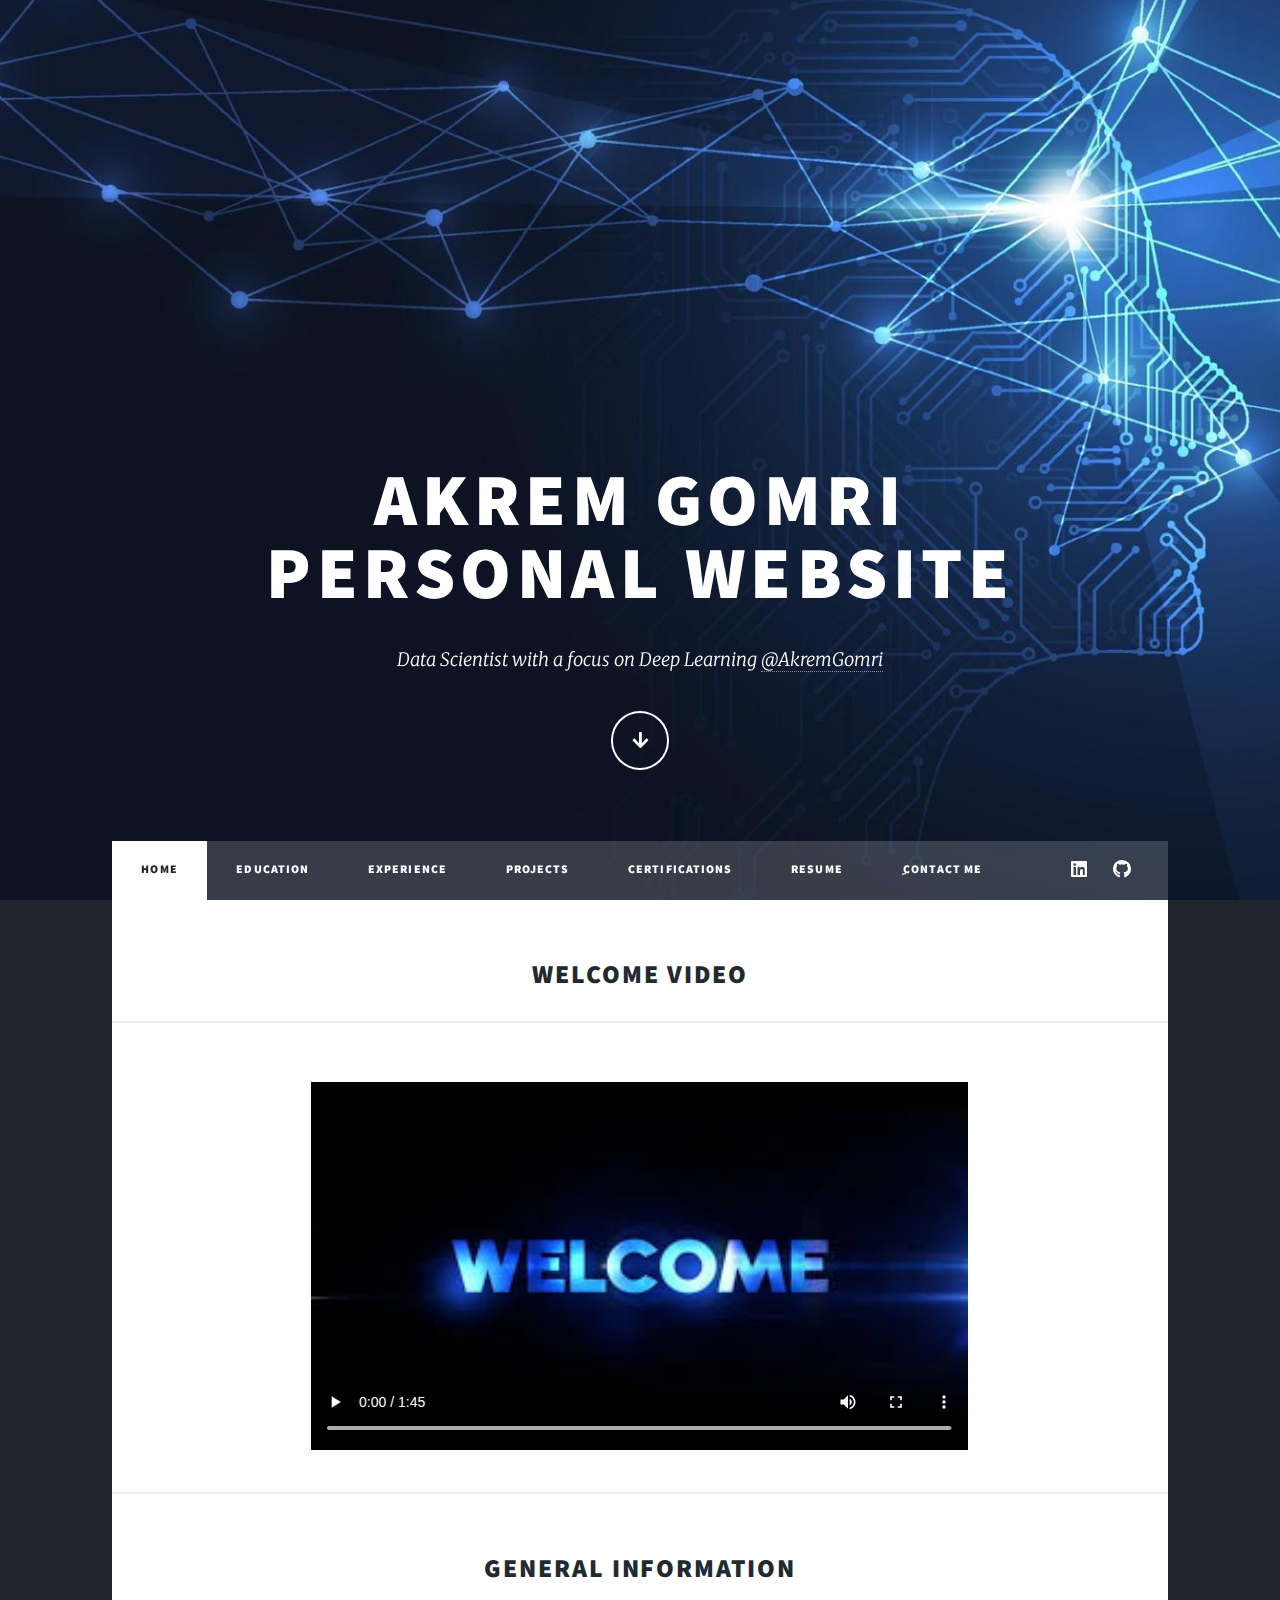
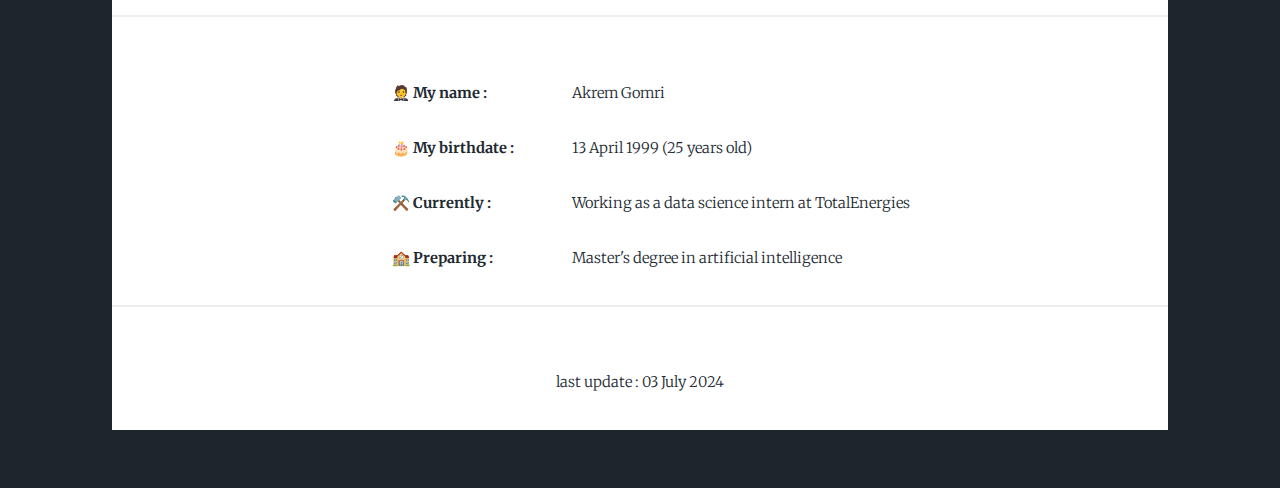
<file: index.html>
<!DOCTYPE HTML>
<!--
	Massively by HTML5 UP
	html5up.net | @ajlkn
	Free for personal and commercial use under the CCA 3.0 license (html5up.net/license)
-->
<html>
	<head>
		<title>Akrem Gomri's Personal Website</title>
		<meta charset="utf-8" />
		<meta name="viewport" content="width=device-width, initial-scale=1, user-scalable=no" />
		<link rel="stylesheet" href="assets/css/main.css" />
		<link rel="stylesheet" href="assets/css/home.css">
		<noscript><link rel="stylesheet" href="assets/css/noscript.css" /></noscript>
	</head>
	<body class="is-preload">

		<!-- Wrapper -->
			<div id="wrapper" class="fade-in">

				<!-- Intro -->
					<div id="intro">
						<h1>Akrem GOMRI<br />
						Personal Website</h1>
						<p>
							Data Scientist with a focus on Deep Learning <a href="https://github.com/AkremGomri">@AkremGomri</a>
						</p>
						<ul class="actions">
							<li><a href="#header" class="button icon solid solo fa-arrow-down scrolly">Continue</a></li>
						</ul>
					</div>

				<!-- Header -->
					<header id="header">
						<a href="index.html" class="logo">Akrem Personal Website</a>
					</header>

				<!-- Nav -->
					<nav id="nav">
						<ul class="links">
							<li class="active"><a href="index.html">Home</a></li>
							<li><a href="education.html">Education</a></li>
							<li><a href="experience.html">Experience</a></li>
							<li><a href="projects.html">Projects</a></li>
							<li><a href="certifications.html">Certifications</a></li>
							<li><a href="resume.html">Resume</a></li>
							<li><a href="contact me.html">ِContact me</a></li>
							<!-- <li><a href="DrillX.html">test</a></li> -->
						</ul>
						<ul class="icons">
							<!-- <li><a href="https://huggingface.co/AkremGomri" class="icon brands fas fa-smile"><i class="fas fa-smile" ></i></a></li> -->
							<li><a href="https://www.linkedin.com/in/akrem-gomri/" class="icon brands fa-linkedin"><span class="label">linkedin</span></a></li>
							<li><a href="https://github.com/AkremGomri" class="icon brands fa-github"><span class="label">GitHub</span></a></li>
						</ul>
					</nav>

				<!-- Main -->
					<div id="main">
						<h2 class="section-header" class="cntr">Welcome video</h2>
						<div class="cntr">
							<video src="/assets/files/Personal website explanation.mp4" controls poster="/images/welcome.jpeg" width="70%"></video>
						</div>

						<h2 class="section-header">General information</h2>
						<div class="grid">

							<span class="bold grid-left-side">🤵 My name :</span> <span class="grid-right-side"> Akrem Gomri </span>
		
							<span class="bold grid-left-side">🎂 My birthdate :</span> <span class="grid-right-side">  13 April 1999 (25 years old) </span>
							
							<span class="bold grid-left-side">⚒️ Currently :</span> <span class="grid-right-side">Working as a data science intern at TotalEnergies </span>

							<span class="bold grid-left-side">🏫 Preparing :</span> <span class="grid-right-side">  Master's degree in artificial intelligence </span>

							<!-- <span class="bold grid-left-side">🧑‍💻 Skills :</span> <span class="grid-right-side">  Software development and Artificial intelligence </span> -->

						</div>
							<footer>
								last update : 03 July 2024
							</footer>

					</div>


				<!-- Copyright -->
					<div id="copyright">
						<!-- <ul><li>&copy; Untitled</li><li>Design: <a href="https://html5up.net">HTML5 UP</a></li></ul> -->
					</div>

			</div>

		<!-- Scripts -->
			<script src="assets/js/jquery.min.js"></script>
			<script src="assets/js/jquery.scrollex.min.js"></script>
			<script src="assets/js/jquery.scrolly.min.js"></script>
			<script src="assets/js/browser.min.js"></script>
			<script src="assets/js/breakpoints.min.js"></script>
			<script src="assets/js/util.js"></script>
			<script src="assets/js/main.js"></script>

	</body>
</html>
</file>
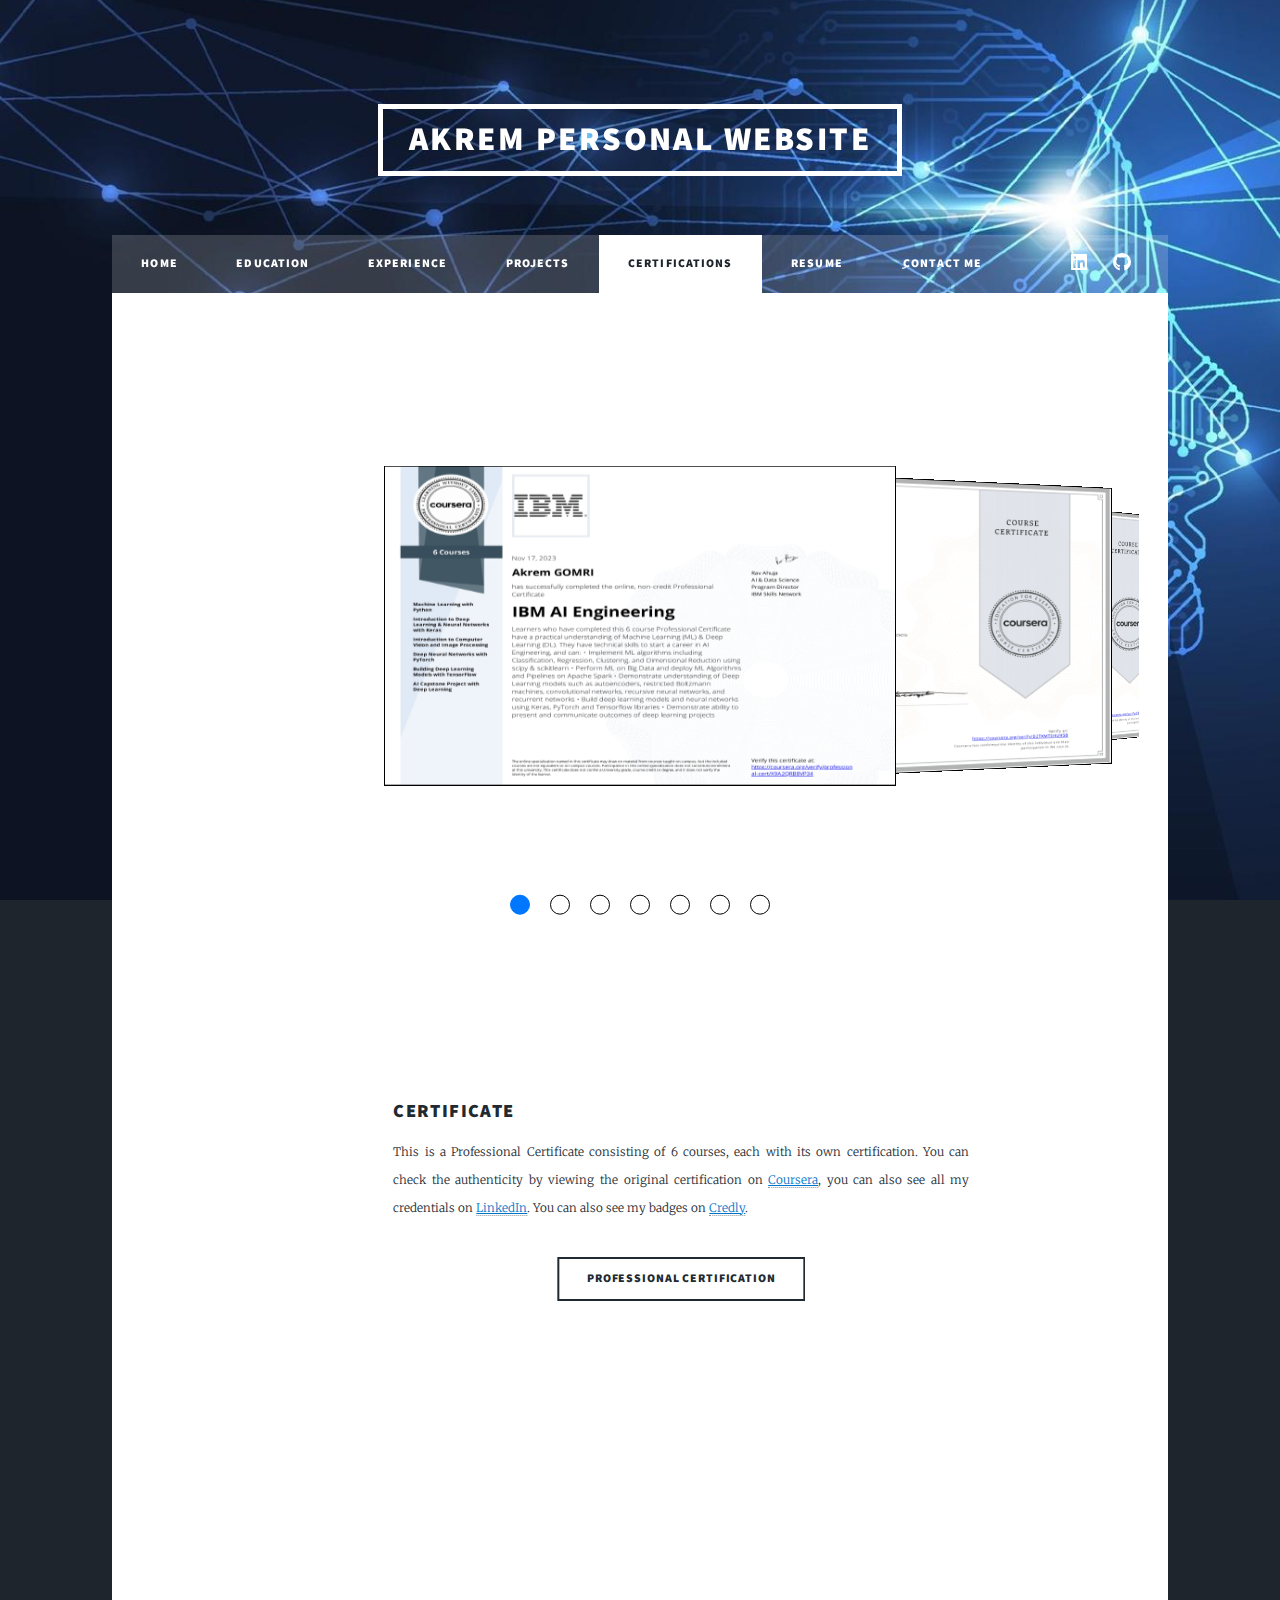
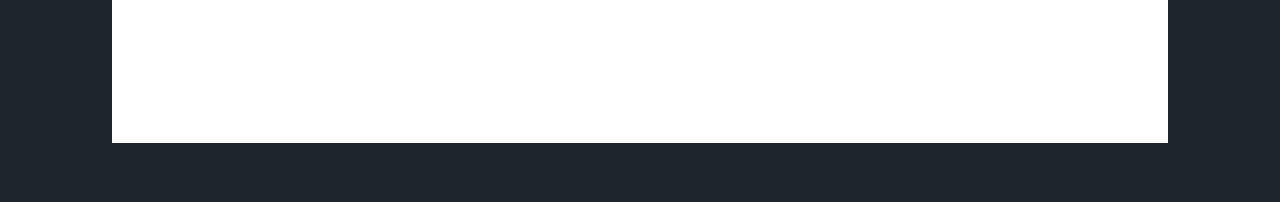
<file: certifications.html>
<!DOCTYPE HTML>
<!--
	Massively by HTML5 UP
	html5up.net | @ajlkn
	Free for personal and commercial use under the CCA 3.0 license (html5up.net/license)
-->
<html>
	<head>
		<title>Certifications - Akrem Gomri's Personal Website</title>
		<meta charset="utf-8" />
		<meta name="viewport" content="width=device-width, initial-scale=1, user-scalable=no" />
		<link rel="stylesheet" href="assets/css/main.css" />
		<link rel="stylesheet" href="assets/css/certifications.css" />
		<noscript><link rel="stylesheet" href="assets/css/noscript.css" /></noscript>
	</head>
	<body class="is-preload">

		<!-- Wrapper -->
			<div id="wrapper">

				<!-- Header -->
					<header id="header">
						<a href="index.html" class="logo">Akrem Personal Website</a>
					</header>

				<!-- Nav -->
					<nav id="nav">
						<ul class="links">
							<li><a href="index.html">Home</a></li>
							<li><a href="education.html">Education</a></li>
							<li><a href="experience.html">Experience</a></li>
							<li><a href="projects.html">Projects</a></li>
							<li class="active"><a href="certifications.html">Certifications</a></li>
							<li><a href="resume.html">Resume</a></li>
							<li><a href="contact me.html">ِContact me</a></li>
						</ul>
						<ul class="icons">
							<!-- <li><a href="https://huggingface.co/AkremGomri" class="icon brands fas fa-smile"><i class="fas fa-smile" ></i></a></li> -->
							<li><a href="https://www.linkedin.com/in/akrem-gomri/" class="icon brands fa-linkedin"><span class="label">linkedin</span></a></li>
							<li><a href="https://github.com/AkremGomri" class="icon brands fa-github"><span class="label">GitHub</span></a></li>
						</ul>
					</nav>

				
				<!-- Main -->
					<div id="main">
						<input type="radio" name="position" checked/>
						<input type="radio" name="position" />
						<input type="radio" name="position"  />
						<input type="radio" name="position" />
						<input type="radio" name="position" />
						<input type="radio" name="position" />
						<input type="radio" name="position" />
						<main id="carousel">
							<div class="item">
								<img src="images/Coursera IBM AI Engineering.png" alt="">
							</div>
							<div class="item">
								<img src="images/Coursera MachineLearning+Python.png" alt="">
							</div>
							<div class="item">
								<img src="images/Coursera DL+NN+Keras.png" alt="">
							</div>
							<div class="item">
								<img src="images/Coursera CV+ Image Processing.png" alt="">
							</div>
							<div class="item">
								<img src="images/Coursera DNN+PyTorch.png" alt="">
							</div>
							<div class="item">
								<img src="images/Coursera DeepLearning+TensorFlow.png" alt="">
							</div>
							<div class="item">
								<img src="images/Coursera Project + DL.png" alt="">
							</div>
						</main>
						<div id="paragraph-container">
							<div class="paragraphe">
								<h3>Certificate</h3>
								<p>
									This is a Professional Certificate consisting of 6 courses, each with its own certification. You can check the authenticity by viewing the 
									original certification on <a href="https://www.coursera.org/account/accomplishments/professional-cert/X9A2QRB8VP34" style="text-decoration: 
									underline; color: #0074c8;">Coursera</a>, you can also see all my credentials on 
									<a href="https://www.linkedin.com/in/akrem-gomri/details/certifications/" style="text-decoration: underline; color: #0074c8;">LinkedIn</a>. 
									
									You can also see my badges on <a href="https://www.credly.com/users/akrem-gomri/badges" style="text-decoration: underline; color: #0074c8;">Credly</a>.
									</br>
									<!-- <a href="https://www.credly.com/badges/8fe73067-5312-4b77-83ee-a7b32f8f30fa"> Credly Link</a> -->			
								</p>
								<a href="https://www.coursera.org/account/accomplishments/professional-cert/X9A2QRB8VP34" class="credentials-link"><button>Professional certification</button></a>
								</br>
							</div>
							<div class="paragraphe">
								<h3>Course Overview :</h3>
								<p>
									<b>Principles : </b> Supervised and Unsupervised learning, and evalutaion metrics.
									</br>
									<b>Algorithms : </b>Lineair regression, Regression Trees, Logistic Regression, SVM, and K-Means
									</br>
									<!-- <b>Link: </b> -->
								</p> 
								<a href="https://www.coursera.org/account/accomplishments/verify/D2TKMT5HUH5B" class="credentials-link"><button>Check credentials</button></a>
								</br>
							</div>
							<div class="paragraphe">
								<h3>Course Overview :</h3>
								<p>
									<b>Principles : </b> Deep Learning (DL), Gradient Descent, Backpropagation, Activation functions, Vanishing gradient, Regression with DL, Classification with DL
									</br>
									<b>Algorithms : </b>ANN, CNN, RNN, Autoencoders
									</br>
									<!-- <b>Link: </b> -->
								</p> 
								<a href="https://www.coursera.org/account/accomplishments/verify/E9NT9ZB2T5XR" class="credentials-link"><button>Check credentials</button></a>
								</br>
							</div>
							<div class="paragraphe">
								<h3>Course Overview :</h3>
								<p>
									<b>Principles : </b> Computer Vision, Image Processing and manipulation, Image Classification, Object Detection (Haar, Faster R-CNN).
									</br>
									<b>Details : </b>Pillow, OpenCV, geometric operations, histograms & tensity transformation, spatial feltering, Batching, Data Augmentation, Momentum, CNN architectures.
									</br>
									<!-- <b>Link: </b> -->
								</p> 
								<a href="https://www.coursera.org/account/accomplishments/verify/SH8QC837WBBQ" class="credentials-link"><button>Check credentials</button></a>
								</br>
							</div>
							<div class="paragraphe">
								<h3>Course Overview :</h3>
								<p>
									<b>Principles : </b> Pytorch, Differentiation in Pytorch, Derivatives in Pytorch, Dataset manipulation in Pytorch, Optimization in Pytorch, DNN with Pytorch, Initialization (Xavier, He, NN).
									</br>
									<b>Other Concepts : </b>Dropouts, Batch Normalization, Max Pooling.
									</br>
									<!-- <b>Link: </b> -->
								</p> 
								<a href="https://www.coursera.org/account/accomplishments/verify/DJ9NXHRWVKG9" class="credentials-link"><button>Check credentials</button></a>
								</br>
							</div>
							<div class="paragraphe">
								<h3>Course Overview :</h3>
								<p>
									<b>Principles : </b> TensorFlow, tf 2.x and eager execution, Linear Regression with Tf, Logistic Regression with Tf, sequential.
									</br>
									<b>algorithms : </b>RNN, LSTM, RBMs, Autoencoders.
									</br>
									<!-- <b>Link: </b> -->
								</p> 
								<a href="https://www.coursera.org/account/accomplishments/verify/C3YXQHAL7FXV" class="credentials-link"><button>Check credentials</button></a>
								</br>
							</div>
							<div class="paragraphe">
								<h3>Course Overview :</h3>
								<p>
									<b>Capstone Project : </b> This is the final project focusing on image classification using the ResNet50 architecture.
									</br>
									<b>Accomplishments:</b> Data loading, visualization of the image dataset, data preparation (including manipulation and analysis), building the classifier model, and finally, evaluation and testing.
									<!-- <b>Link: </b> -->
								</p> 
								<a href="https://www.coursera.org/account/accomplishments/verify/DG7CXX3ZZRGN" class="credentials-link"><button>Check credentials</button></a>
								</br>
							</div>
						</div>
					</div>

				<!-- Copyright -->
					<div id="copyright">
						<!-- <ul><li>&copy; Untitled</li><li>Design: <a href="https://html5up.net">HTML5 UP</a></li></ul> -->
					</div>

			</div>

		<!-- Scripts -->
			<script src="assets/js/jquery.min.js"></script>
			<script src="assets/js/jquery.scrollex.min.js"></script>
			<script src="assets/js/jquery.scrolly.min.js"></script>
			<script src="assets/js/browser.min.js"></script>
			<script src="assets/js/breakpoints.min.js"></script>
			<script src="assets/js/util.js"></script>
			<script src="assets/js/main.js"></script>

	</body>
</html>
</file>
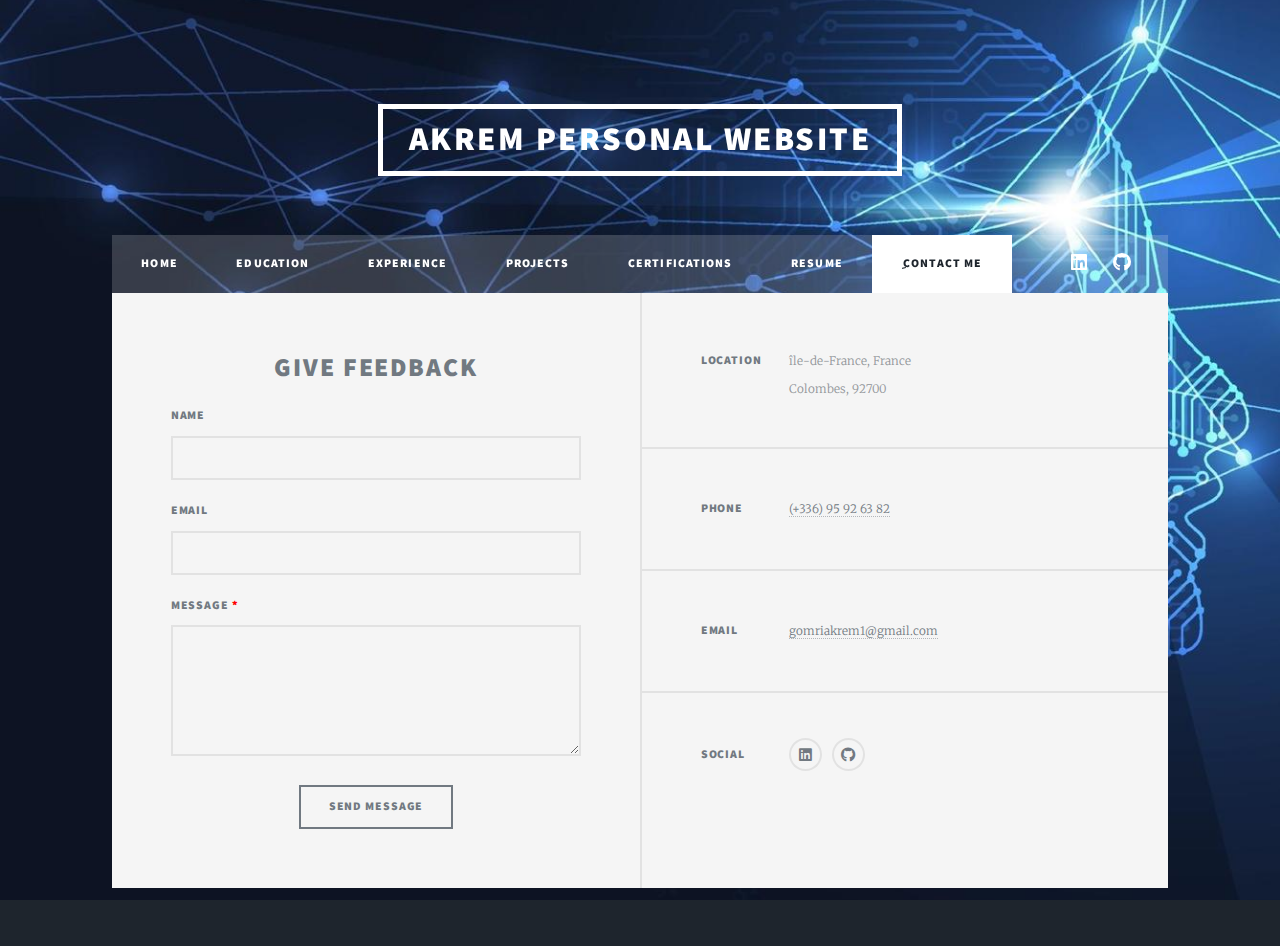
<file: contact me.html>
<!DOCTYPE HTML>
<!--
	Massively by HTML5 UP
	html5up.net | @ajlkn
	Free for personal and commercial use under the CCA 3.0 license (html5up.net/license)
-->
<html>
	<head>
		<title>Contact me - Akrem Gomri's Personal Website</title>
		<meta charset="utf-8" />
		<meta name="viewport" content="width=device-width, initial-scale=1, user-scalable=no" />
		<link rel="stylesheet" href="assets/css/main.css" />
		<!-- <link rel="stylesheet" href="assets/css/certifications.css" /> -->
		<noscript><link rel="stylesheet" href="assets/css/noscript.css" /></noscript>
		<style>
			  .required:after {
				content:" *";
				color: red;
			}
		</style>
	</head>
	<body class="is-preload">

		<!-- Wrapper -->
			<div id="wrapper">

				<!-- Header -->
					<header id="header">
						<a href="index.html" class="logo">Akrem Personal Website</a>
					</header>

				<!-- Nav -->
					<nav id="nav">
						<ul class="links">
							<li><a href="index.html">Home</a></li>
							<li><a href="education.html">Education</a></li>
							<li><a href="experience.html">Experience</a></li>
							<li><a href="projects.html">Projects</a></li>
							<li><a href="certifications.html">Certifications</a></li>
							<li><a href="resume.html">Resume</a></li>
							<li class="active"><a href="contact me.html">ِContact me</a></li>
						</ul>
						<ul class="icons">
							<!-- <li><a href="https://huggingface.co/AkremGomri" class="icon brands fas fa-smile"><i class="fas fa-smile" ></i></a></li> -->
							<li><a href="https://www.linkedin.com/in/akrem-gomri/" class="icon brands fa-linkedin"><span class="label">linkedin</span></a></li>
							<li><a href="https://github.com/AkremGomri" class="icon brands fa-github"><span class="label">GitHub</span></a></li>
						</ul>
					</nav>

				
				<!-- Main -->
				<footer id="footer">
					<section>
						<h2 class="">Give feedback</h2>
						<form method="post" action="https://formspree.io/f/myzgynyr">
							<div class="fields">
								<div class="field">
									<label for="name">Name</label>
									<input type="text" name="name" id="name" />
								</div>
								<div class="field">
									<label for="email">Email</label>
									<input type="text" name="email" id="email" />
								</div>
								<div class="field">
									<label for="message" class="required">Message</label>
									<textarea name="message" id="message" rows="3" required></textarea>
								</div>
							</div>
							<ul class="actions">
								<li><input type="submit" id="send-mail" value="Send Message" /></li>
							</ul>
						</form>
					</section>
						<section class="split contact">
							<section class="alt">
								<h3>Location</h3>
								<p>île-de-France, France<br />
								Colombes, 92700</p>
							</section>
							<section>
								<h3>Phone</h3>
								<p><a href="tel:+33695926382">(+336) 95 92 63 82</a></p>
							</section>
							<section>
								<h3>Email</h3>
								<p><a href="mailto:gomriakrem1@gmail.com">gomriakrem1@gmail.com</a></p>
							</section>
							<section>
								<h3>Social</h3>
								<ul class="icons alt">
								<!-- <li><a href="https://huggingface.co/AkremGomri" class="icon brands fas fa-smile"><i class="fas fa-smile" ></i></a></li> -->
									<li><a href="https://www.linkedin.com/in/akrem-gomri/" class="icon brands alt fa-linkedin"><span class="label">Instagram</span></a></li>
									<li><a href="https://github.com/AkremGomri" class="icon brands alt fa-github"><span class="label">GitHub</span></a></li>
								</ul>
							</section>
						</section>
					</footer>

				<!-- Copyright -->
					<div id="copyright">
						<!-- <ul><li>&copy; Untitled</li><li>Design: <a href="https://html5up.net">HTML5 UP</a></li></ul> -->
					</div>

			</div>

		<!-- Scripts -->
			<script src="assets/js/jquery.min.js"></script>
			<script src="assets/js/jquery.scrollex.min.js"></script>
			<script src="assets/js/jquery.scrolly.min.js"></script>
			<script src="assets/js/browser.min.js"></script>
			<script src="assets/js/breakpoints.min.js"></script>
			<script src="assets/js/util.js"></script>
			<script src="assets/js/main.js"></script>

			<script src="https://smtpjs.com/v3/smtp.js"></script>

	</body>
</html>
</file>
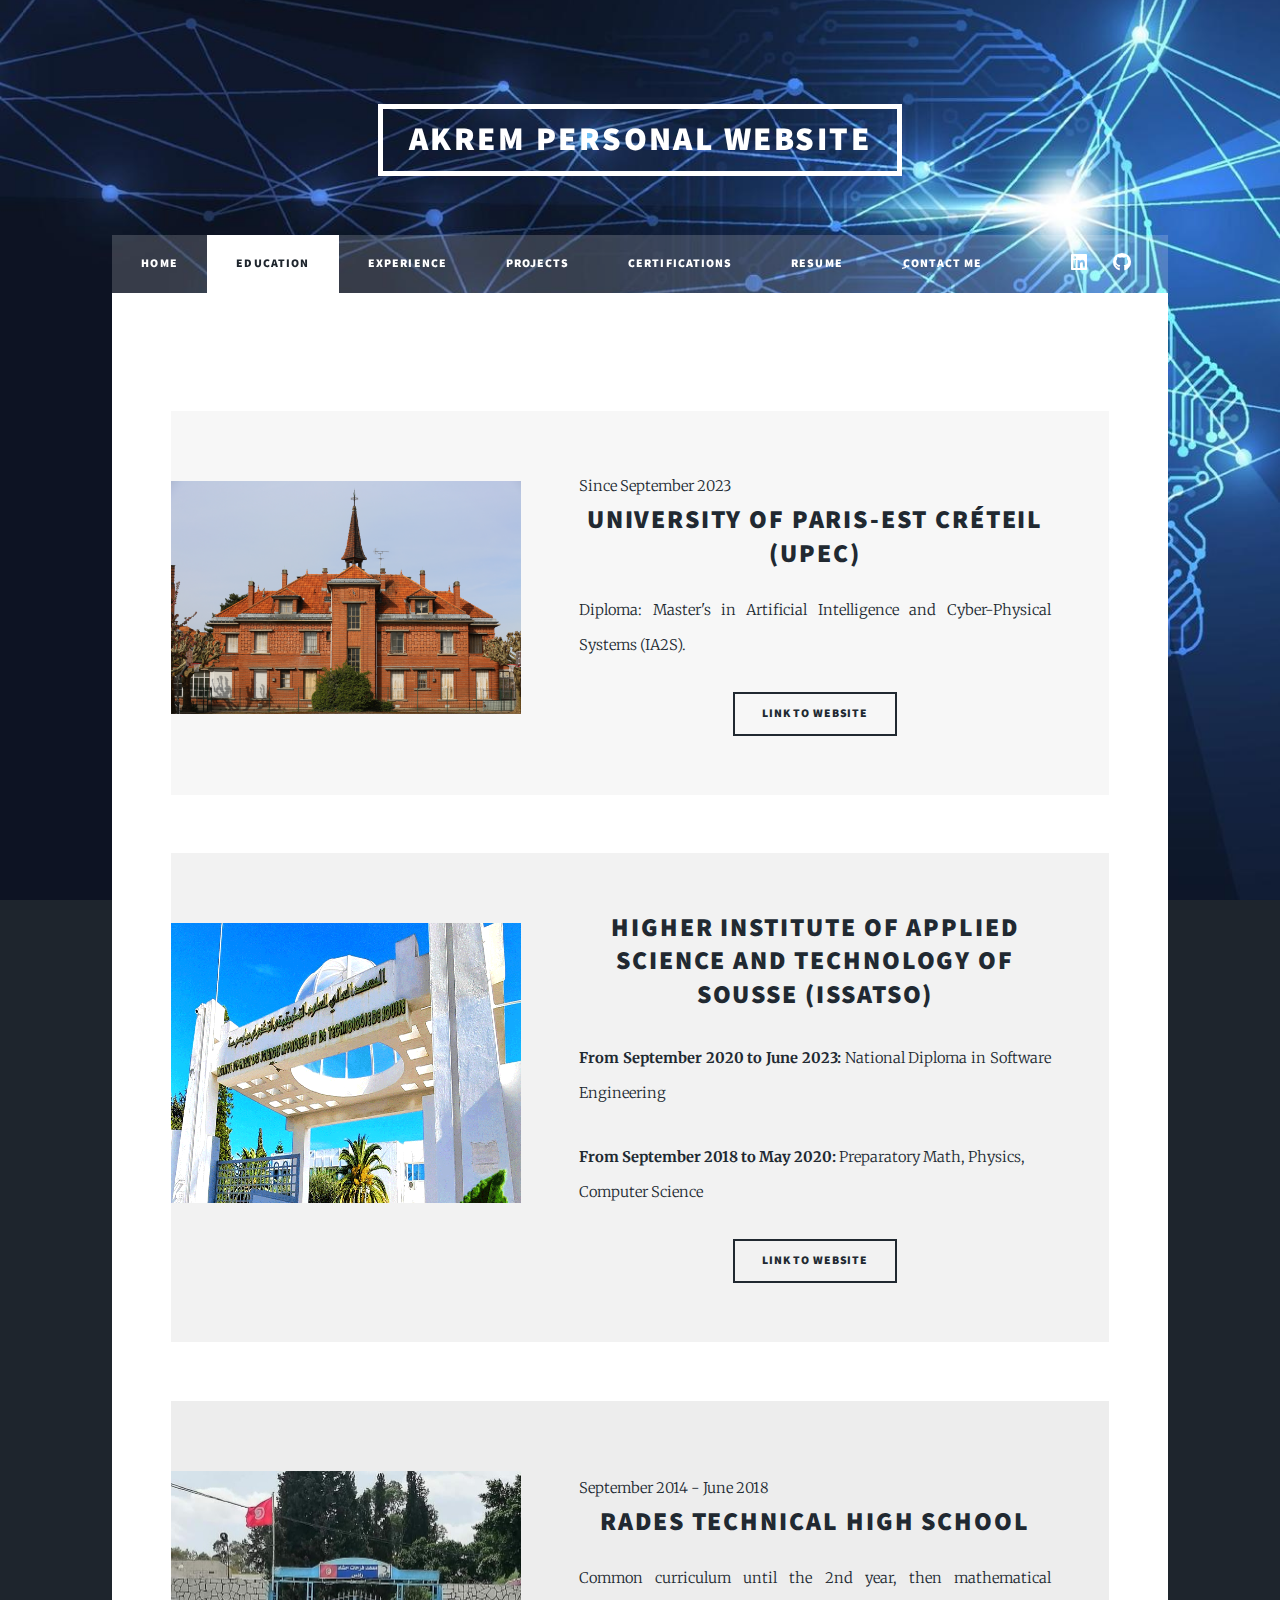
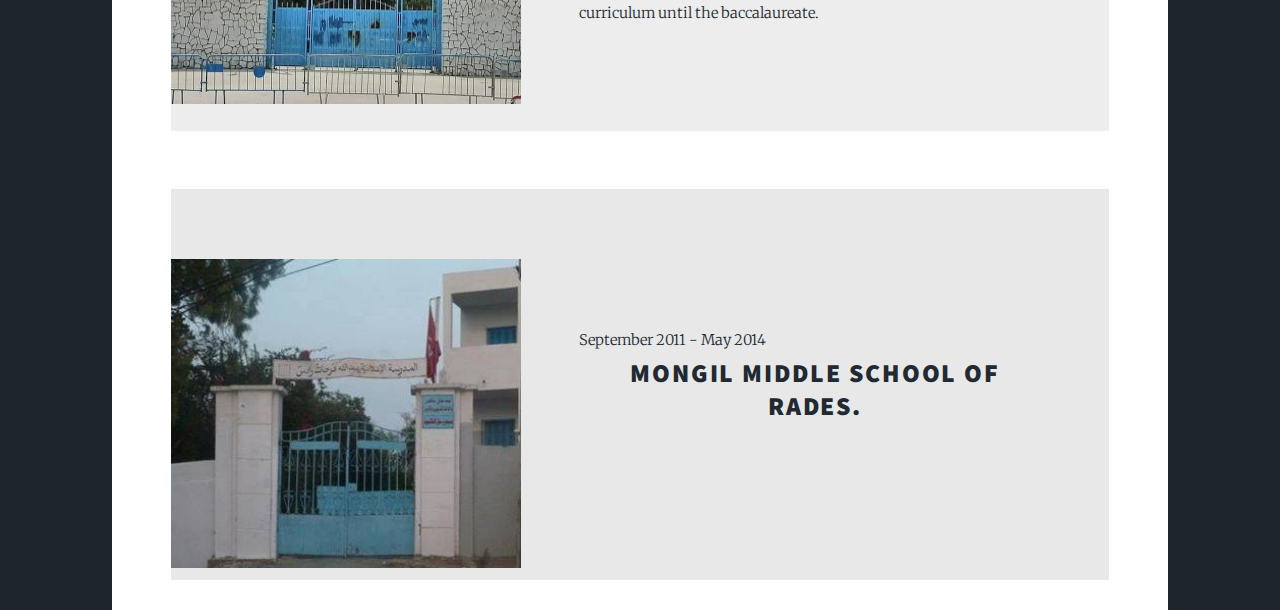
<file: education.html>
<!DOCTYPE HTML>
<!--
	Massively by HTML5 UP
	html5up.net | @ajlkn
	Free for personal and commercial use under the CCA 3.0 license (html5up.net/license)
-->
<html>
	<head>
		<title>Education - Akrem Gomri's Personal Website</title>
		<meta charset="utf-8" />
		<meta name="viewport" content="width=device-width, initial-scale=1, user-scalable=no" />
		<link rel="stylesheet" href="assets/css/main.css" />
		<noscript><link rel="stylesheet" href="assets/css/noscript.css" /></noscript>
		<style>
			.image{
				height: 100%;
				width: 100%;
			}

			.education_section:nth-of-type(1){
				background-color: rgba(0, 0, 0, 0.03);
			}

			.education_section:nth-of-type(2){
				background-color: rgba(0, 0, 0, 0.05) !important;
			}

			.education_section:nth-of-type(3){
				background-color: rgba(0, 0, 0, 0.07) !important;
			}

			.education_section:nth-of-type(4){
				background-color: rgba(0, 0, 0, 0.09) !important;
			}
		</style>
	</head>
	<body class="is-preload">

		<!-- Wrapper -->
			<div id="wrapper">

				<!-- Header -->
					<header id="header">
						<a href="index.html" class="logo">Akrem Personal Website</a>
					</header>

				<!-- Nav -->
					<nav id="nav">
						<ul class="links">
							<li><a href="index.html">Home</a></li>
							<li class="active"><a href="education.html">Education</a></li>
							<li><a href="experience.html">Experience</a></li>
							<li><a href="projects.html">Projects</a></li>
							<li><a href="certifications.html">Certifications</a></li>
							<li><a href="resume.html">Resume</a></li>
							<li><a href="contact me.html">ِContact me</a></li>
						</ul>
						<ul class="icons">
							<!-- <li><a href="https://huggingface.co/AkremGomri" class="icon brands fas fa-smile"><i class="fas fa-smile" ></i></a></li> -->
							<li><a href="https://www.linkedin.com/in/akrem-gomri/" class="icon brands fa-linkedin"><span class="label">linkedin</span></a></li>
							<li><a href="https://github.com/AkremGomri" class="icon brands fa-github"><span class="label">GitHub</span></a></li>
						</ul>
					</nav>

				<!-- Main -->
					<div id="main">
						<div id="wrapper">
						<!-- One -->
							<section id="one" class="wrapper style2 spotlights">
								<section class="education_section">
									<figure class="education_first_elem">
										<a href="https://www.u-pec.fr/fr/formation/master-optique-image-vision-multimedia-parcours-intelligence-artificielle-sciences-des-donnees-et-systemes-cyber-physiques-ia2s" class="image"><img src="images/upec_iut_de_vitry.png" alt="" data-position="center center" width="350px" class="img"/></a>
									</figure>
									<div class="content education_second_elem">
										<div class="inner">
											<span class="date">Since September 2023</span>
											<h2>university of paris-est créteil (UPEC)</h2>
											<p>
												Diploma: Master's in Artificial Intelligence and Cyber-Physical Systems (IA2S).
											</p>
											<ul class="actions">
												<li><a href="https://www.u-pec.fr/fr/formation/master-optique-image-vision-multimedia-parcours-intelligence-artificielle-sciences-des-donnees-et-systemes-cyber-physiques-ia2s" class="button btn-center" >Link to website</a></li>
											</ul>
										</div>
									</div>
								</section>
								<section class="education_section">
									<figure class="education_first_elem">
										<a href="#" class="image"><img src="images/issat_sousse_8.png" alt="" data-position="top center" height="200px" width="350px" style="height: 350px;" class="img"/></a>
									</figure>
									<div class="content education_second_elem">
										<div class="inner">
											<div>
												<!-- <span>September 2018 - June 2023</span> -->
												<h2>Higher Institute of Applied Science and Technology of Sousse (ISSATSo)</h2>
											</div>
											<p>
												<div class="diploma">
													<p>
														<span class="diploma-date">From September 2020 to June 2023:</span>
														<span class="diploma-title">National Diploma in Software Engineering</span>
													</p>
												</div>
												<div class="diploma">
													<span class="diploma-date">From September 2018 to May 2020:</span>
													<span class="diploma-title">Preparatory Math, Physics, Computer Science</span>
												</div>
											</p>
											<ul class="actions">
												<li><a href="https://issatso.rnu.tn/" class="button btn-center">Link to website</a></li>
											</ul>
										</div>
									</div>
								</section>
								<section class="education_section">
									<figure class="education_first_elem">
										<img src="images/lycée_technique_rades_1.jpeg" alt="" data-position="25% 25%" width="350px"  class="img" />
									</figure>
									<div class="content education_second_elem">
										<div class="inner">
											<span>September 2014 - June 2018</span>
											<h2>Rades Technical High School</h2>
											<p>Common curriculum until the 2nd year, then mathematical curriculum until the baccalaureate.</p>
											<ul class="actions">
												<!-- <li><a href="generic.html" class="button">Learn more</a></li> -->
											</ul>
										</div>
									</div>
								</section>
								<section class="education_section">
									<figure class="education_first_elem">
										<img src="images/collège_mongil_1.jpg" alt="" data-position="25% 25%" width="350px" class="img"/>
									</figure>
									<div class="content education_second_elem">
										<div class="inner">
											<span>September 2011 - May 2014</span>
											<h2>Mongil Middle School of Rades.</h2>
											<!-- <p>Phasellus convallis elit id ullamcorper pulvinar. Duis aliquam turpis mauris, eu ultricies erat malesuada quis. Aliquam dapibus.</p> -->
											<ul class="actions">
												<!-- <li><a href="generic.html" class="button">Learn more</a></li> -->
											</ul>
										</div>
									</div>
								</section>
							</section>
						</div>
					</div>
			</div>

		<!-- Scripts -->
			<script src="assets/js/jquery.min.js"></script>
			<script src="assets/js/jquery.scrollex.min.js"></script>
			<script src="assets/js/jquery.scrolly.min.js"></script>
			<script src="assets/js/browser.min.js"></script>
			<script src="assets/js/breakpoints.min.js"></script>
			<script src="assets/js/util.js"></script>
			<script src="assets/js/main.js"></script>

	</body>
</html>
</file>
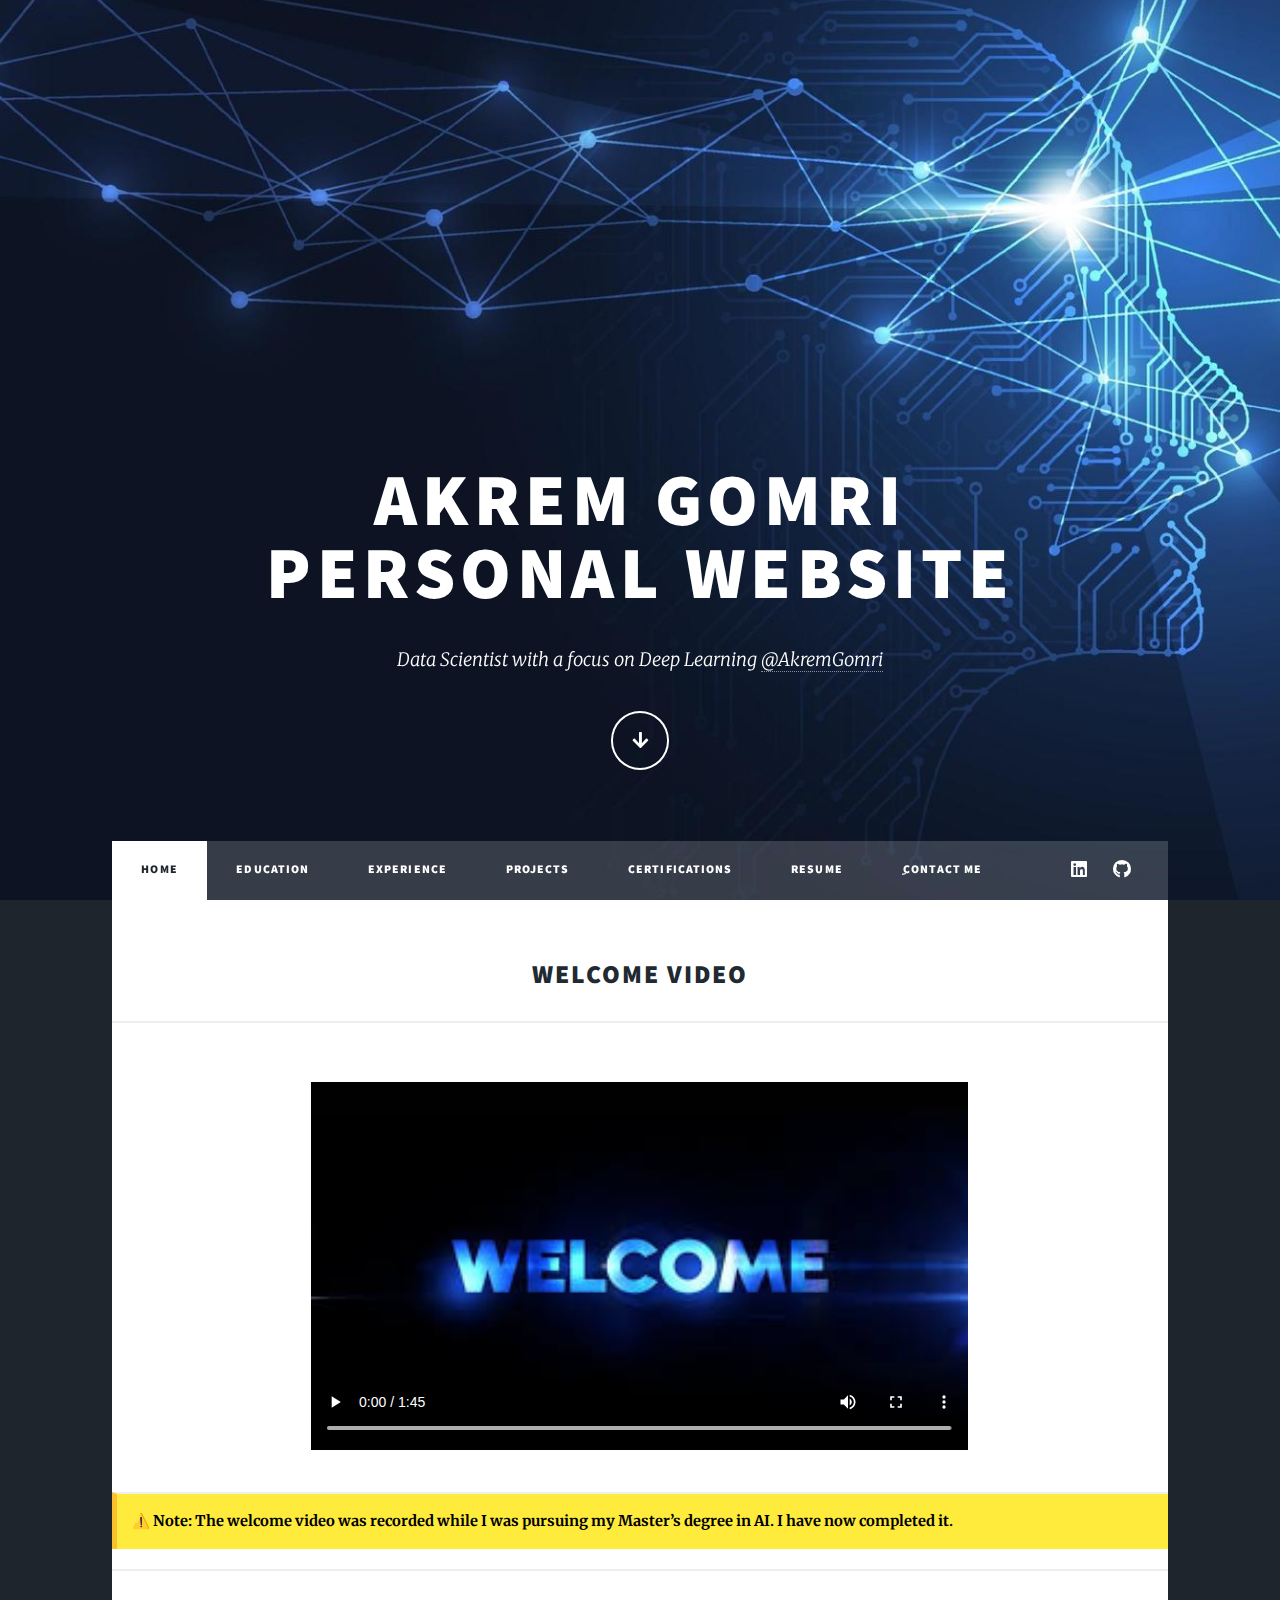
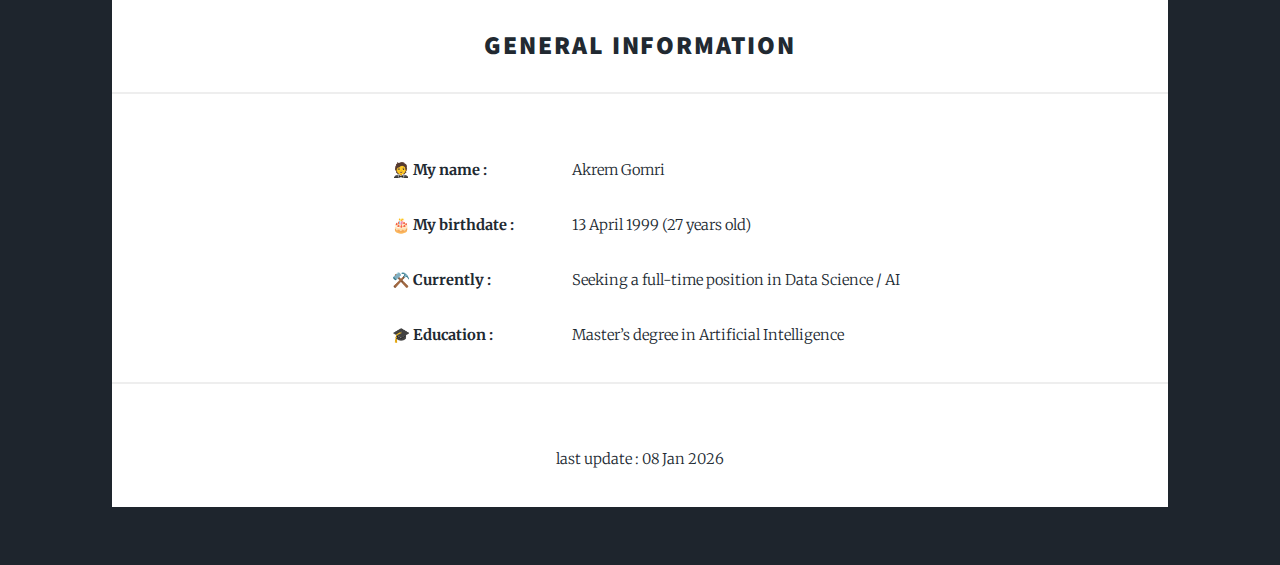
<file: home.html>
<!DOCTYPE HTML>
<!--
	Massively by HTML5 UP
	html5up.net | @ajlkn
	Free for personal and commercial use under the CCA 3.0 license (html5up.net/license)
-->
<html>
	<head>
		<title>Akrem Gomri's Personal Website</title>
		<meta charset="utf-8" />
		<meta name="viewport" content="width=device-width, initial-scale=1, user-scalable=no" />
		<link rel="stylesheet" href="assets/css/main.css" />
		<link rel="stylesheet" href="assets/css/home.css">
		<noscript><link rel="stylesheet" href="assets/css/noscript.css" /></noscript>
	</head>
	<body class="is-preload">

		<!-- Wrapper -->
			<div id="wrapper" class="fade-in">

				<!-- Intro -->
					<div id="intro">
						<h1>Akrem GOMRI<br />
						Personal Website</h1>
						<p>
							Data Scientist with a focus on Deep Learning <a href="https://github.com/AkremGomri">@AkremGomri</a>
						</p>
						<ul class="actions">
							<li><a href="#header" class="button icon solid solo fa-arrow-down scrolly">Continue</a></li>
						</ul>
					</div>

				<!-- Header -->
					<header id="header">
						<a href="index.html" class="logo">Akrem Personal Website</a>
					</header>

				<!-- Nav -->
					<nav id="nav">
						<ul class="links">
							<li class="active"><a href="home.html">Home</a></li>
							<li><a href="education.html">Education</a></li>
							<li><a href="experience.html">Experience</a></li>
							<li><a href="projects.html">Projects</a></li>
							<li><a href="certifications.html">Certifications</a></li>
							<li><a href="resume.html">Resume</a></li>
							<li><a href="contact me.html">ِContact me</a></li>
							<!-- <li><a href="DrillX.html">test</a></li> -->
						</ul>
						<ul class="icons">
							<!-- <li><a href="https://huggingface.co/AkremGomri" class="icon brands fas fa-smile"><i class="fas fa-smile" ></i></a></li> -->
							<li><a href="https://www.linkedin.com/in/akrem-gomri/" class="icon brands fa-linkedin"><span class="label">linkedin</span></a></li>
							<li><a href="https://github.com/AkremGomri" class="icon brands fa-github"><span class="label">GitHub</span></a></li>
						</ul>
					</nav>

				<!-- Main -->
					<div id="main">
						<h2 class="section-header" class="cntr">Welcome video</h2>
						<div class="cntr">
							<video src="assets/files/Personal website explanation.mp4" controls poster="images/welcome.jpeg" width="70%"></video>
						</div>
						<div style="background-color: #ffeb3b; color: #000; padding: 10px 15px; border-left: 5px solid #fbc02d; margin-bottom: 20px; font-weight: bold;">
							⚠️ Note: The welcome video was recorded while I was pursuing my Master’s degree in AI. I have now completed it.
						</div>

						<h2 class="section-header">General information</h2>
						<div class="grid">

						<span class="bold grid-left-side">🤵 My name :</span> <span class="grid-right-side"> Akrem Gomri </span>

						<span class="bold grid-left-side">🎂 My birthdate :</span> <span class="grid-right-side" id="birthdate"> 13 April 1999 (<span id="age"></span> years old) </span>

						<span class="bold grid-left-side">⚒️ Currently :</span> <span class="grid-right-side">Seeking a full-time position in Data Science / AI </span>

						<span class="bold grid-left-side">🎓 Education :</span> <span class="grid-right-side">Master’s degree in Artificial Intelligence</span>

							<!-- <span class="bold grid-left-side">🧑‍💻 Skills :</span> <span class="grid-right-side">  Software development and Artificial intelligence </span> -->

						</div>
							<footer>
								last update : 08 Jan 2026
							</footer>

					</div>


				<!-- Copyright -->
					<div id="copyright">
						<!-- <ul><li>&copy; Untitled</li><li>Design: <a href="https://html5up.net">HTML5 UP</a></li></ul> -->
					</div>

			</div>

		<!-- Scripts -->
		 <script>
			// Calculate age from birthdate
			const birthDate = new Date("1999-04-13");
			const today = new Date();
			let age = today.getFullYear() - birthDate.getFullYear();
			const monthDiff = today.getMonth() - birthDate.getMonth();
			const dayDiff = today.getDate() - birthDate.getDate();
			
			// Adjust age if birthday hasn't occurred yet this year
			if (monthDiff < 0 || (monthDiff === 0 && dayDiff < 0)) {
				age--;
			}
			
			document.getElementById("age").textContent = age;
		</script>

			<script src="assets/js/jquery.min.js"></script>
			<script src="assets/js/jquery.scrollex.min.js"></script>
			<script src="assets/js/jquery.scrolly.min.js"></script>
			<script src="assets/js/browser.min.js"></script>
			<script src="assets/js/breakpoints.min.js"></script>
			<script src="assets/js/util.js"></script>
			<script src="assets/js/main.js"></script>

	</body>
</html>
</file>
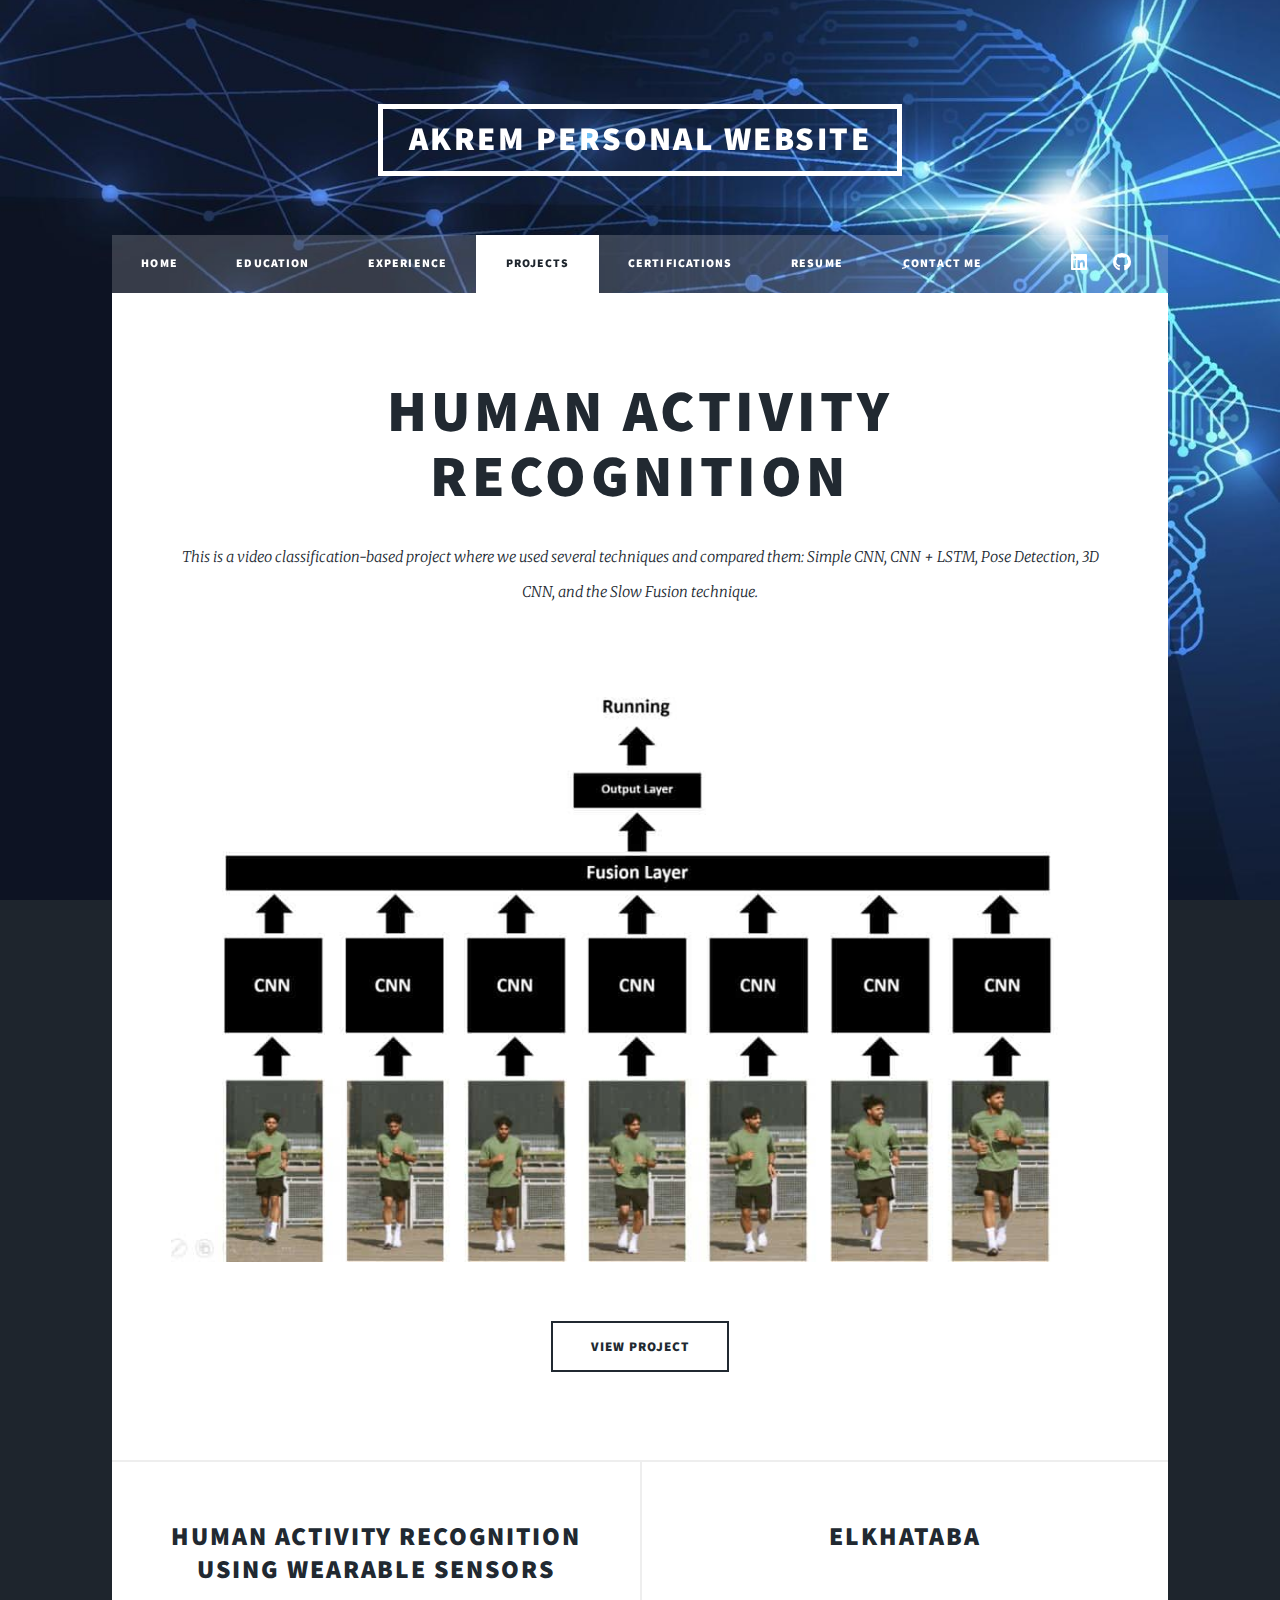
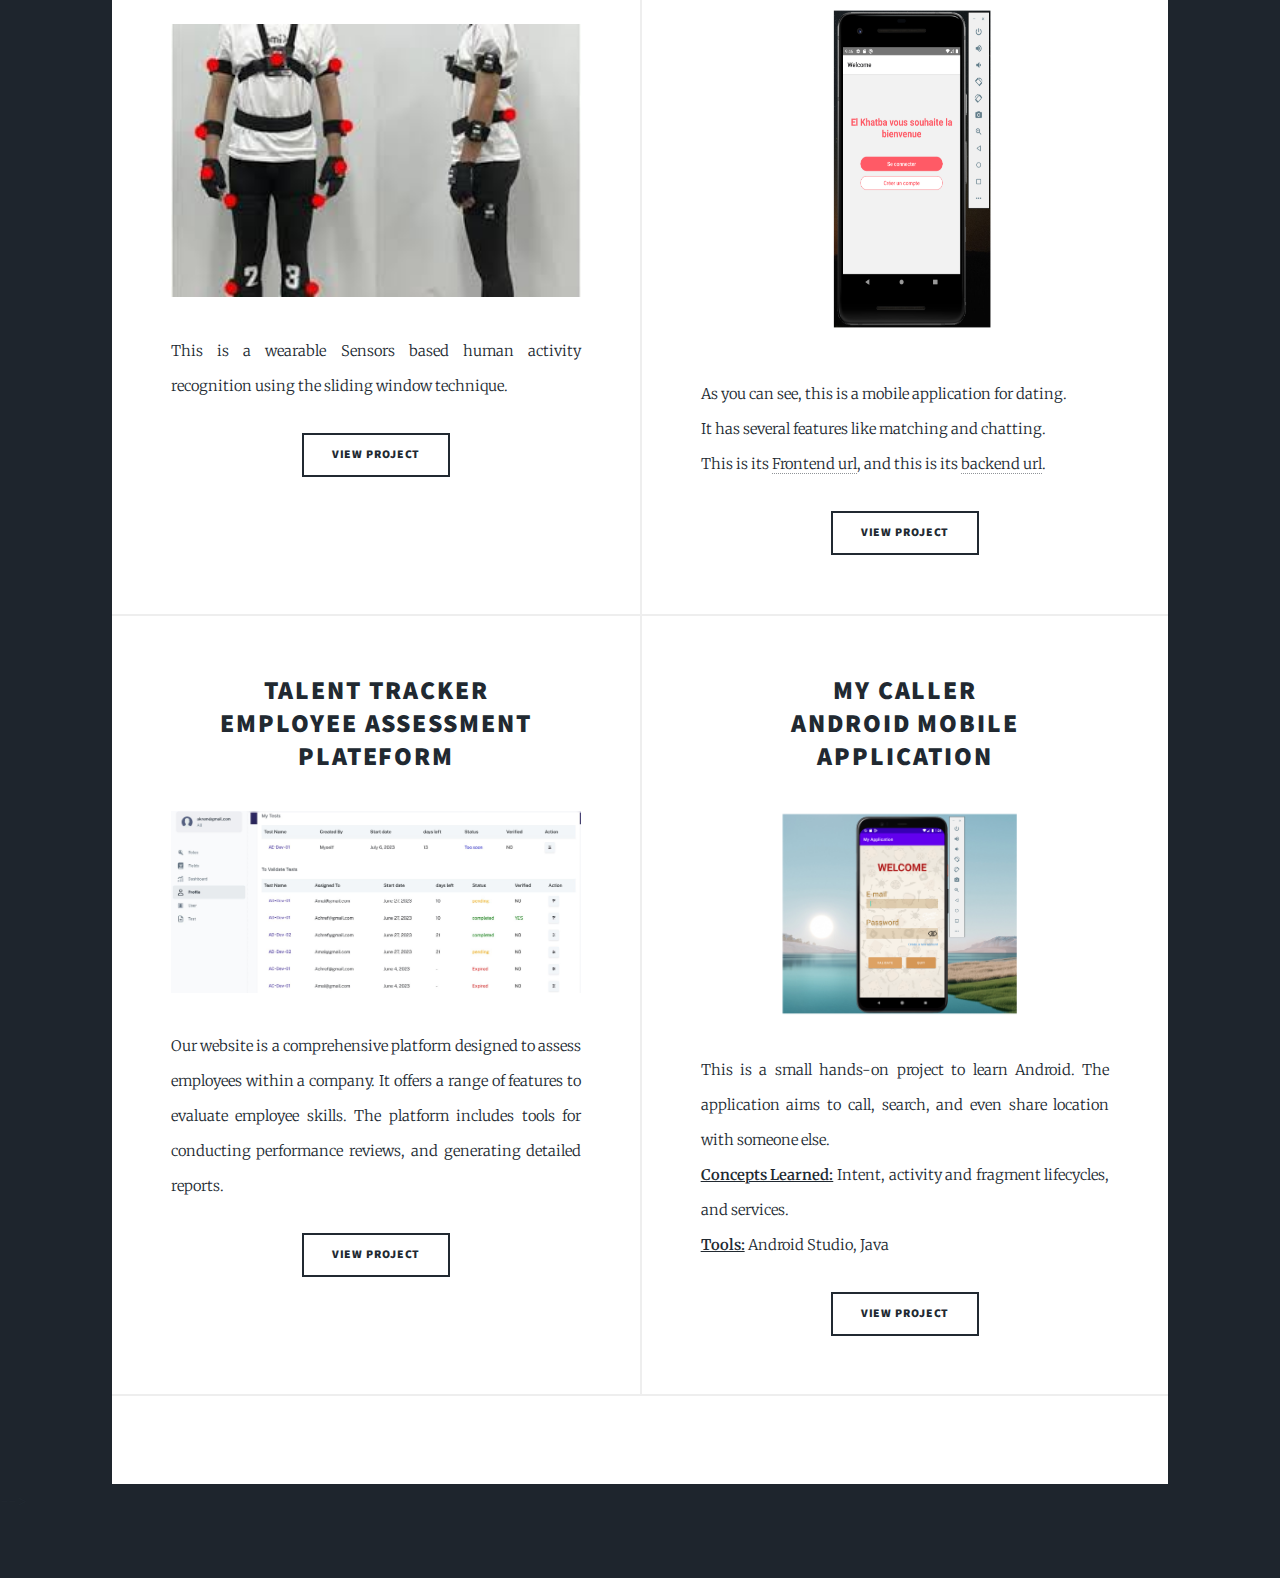
<file: projects.html>
<!DOCTYPE HTML>
<!--
	Massively by HTML5 UP
	html5up.net | @ajlkn
	Free for personal and commercial use under the CCA 3.0 license (html5up.net/license)
-->
<html>
	<head>
		<title>Projects - Akrem Gomri's Personal Website</title>
		<meta charset="utf-8" />
		<meta name="viewport" content="width=device-width, initial-scale=1, user-scalable=no" />
		<link rel="stylesheet" href="assets/css/main.css" />
		<noscript><link rel="stylesheet" href="assets/css/noscript.css" /></noscript>
	</head>
	<body class="is-preload">

		<!-- Wrapper -->
			<div id="wrapper">

				<!-- Header -->
					<header id="header">
						<a href="index.html" class="logo">Akrem Personal Website</a>
					</header>

				<!-- Nav -->
					<nav id="nav">
						<ul class="links">
							<li><a href="index.html">Home</a></li>
							<li><a href="education.html">Education</a></li>
							<li><a href="experience.html">Experience</a></li>
                            <li class="active"><a href="projects.html">Projects</a></li>
							<li><a href="certifications.html">Certifications</a></li>
							<li><a href="resume.html">Resume</a></li>
							<li><a href="contact me.html">ِContact me</a></li>
						</ul>
						<ul class="icons">
							<!-- <li><a href="https://huggingface.co/AkremGomri" class="icon brands fas fa-smile"><i class="fas fa-smile" ></i></a></li> -->
							<li><a href="https://www.linkedin.com/in/akrem-gomri/" class="icon brands fa-linkedin"><span class="label">linkedin</span></a></li>
							<li><a href="https://github.com/AkremGomri" class="icon brands fa-github"><span class="label">GitHub</span></a></li>
						</ul>
					</nav>

				<!-- Main -->
					<div id="main">

						<!-- Featured Post -->
							<article class="post featured">
								<header class="major">
									<!-- <span class="date">June 03, 2024</span> -->
									<h2><a href="https://github.com/AkremGomri/Human-Activity-Recognition-using-Video-Classification">Human Activity Recognition<br />
										</a></h2>
									<p>This is a video classification-based project where we used several techniques and compared them: Simple CNN, CNN + LSTM, Pose Detection, 3D CNN, and the Slow Fusion technique.</p>
								</header>
								<a href="https://github.com/AkremGomri/Human-Activity-Recognition-using-Video-Classification" class="image main"><img src="images/human_activity_recognition.jpg" alt="" /></a>
								<ul class="actions special">
									<li><a href="https://github.com/AkremGomri/Human-Activity-Recognition-using-Video-Classification" class="button large">View Project</a></li>
								</ul>
							</article>

						<!-- Posts -->
							<section class="posts">
								<article>
									<header>
										<!-- <span class="date">April 24, 2017</span> -->
										<h2><a href="https://github.com/AkremGomri/Human-Activity-Recognition-using-Wearable-Sensors">Human Activity Recognition using wearable sensors<br />
										</a></h2>
									</header>
									<a href="https://github.com/AkremGomri/Human-Activity-Recognition-using-Wearable-Sensors" class="image fit"><img src="images/wearable_sensors.jpeg" alt="" /></a>
									<p>This is a wearable Sensors based human activity recognition using the sliding window technique.</p>
									<ul class="actions special">
										<li><a href="https://github.com/AkremGomri/Human-Activity-Recognition-using-Wearable-Sensors" class="button">View Project</a></li>
									</ul>
								</article>
								<article>
									<header>
										<!-- <span class="date">April 22, 2017</span> -->
										<h2><a href="https://github.com/AkremGomri/ElKhataba">ElKhataba<br />
										</a></h2>
									</header>
									<a href="https://github.com/AkremGomri/ElKhataba" class="image fit"><img src="images/Elkhatba_first_screen.png" alt="" height="350px"/></a>
									<p>As you can see, this is a mobile application for dating. </br>
										It has several features like matching and chatting.</br>
										This is its <a href="https://github.com/AkremGomri/ElKhataba">Frontend url</a>, and this is its <a href="https://github.com/AkremGomri/elKahatabaB">backend url</a>.
									</p>
									<ul class="actions special">
										<li><a href="https://github.com/AkremGomri/ElKhataba" class="button">View Project</a></li>
									</ul>
								</article>
								<article>
									<header>
										<!-- <span class="date">April 18, 2017</span> -->
										<h2><a href="https://github.com/AkremGomri/talentTracker">Talent Tracker<br />
										Employee Assessment Plateform</a></h2>
									</header>
									<a href="https://github.com/AkremGomri/talentTracker" class="image fit"><img src="images/talent_tracker_tests.jpg" alt="" /></a>
									<p>Our website is a comprehensive platform designed to assess employees within a company. It offers a range of features to evaluate employee skills. The platform includes tools for conducting performance reviews, and generating detailed reports.</p>
									<ul class="actions special">
										<li><a href="https://github.com/AkremGomri/talentTracker" class="button">View Project</a></li>
									</ul>
								</article>
								<article>
									<header>
										<!-- <span class="date">April 14, 2017</span> -->
										<h2><a href="https://github.com/AkremGomri/My-Caller">My Caller<br />
										Android mobile application</a></h2>
									</header>
									<a href="https://github.com/AkremGomri/My-Caller" class="image fit"><img src="images/My Caller.png" alt="" /></a>
									<p>This is a small hands-on project to learn Android. The application aims to call, search, and even share location with someone else.<br>
										<b><u>Concepts Learned:</u></b> Intent, activity and fragment lifecycles, and services.<br>
										<b><u>Tools:</u></b> Android Studio, Java										
									</p>
									<ul class="actions special">
										<li><a href="https://github.com/AkremGomri/My-Caller" class="button">View Project</a></li>
									</ul>
								<!-- </article>
								<article>
									<header>
										<span class="date">April 11, 2017</span>
										<h2><a href="#">Odio magna<br />
										sed consectetur</a></h2>
									</header>
									<a href="#" class="image fit"><img src="images/pic06.jpg" alt="" /></a>
									<p>Donec eget ex magna. Interdum et malesuada fames ac ante ipsum primis in faucibus. Pellentesque venenatis dolor imperdiet dolor mattis sagittis magna etiam.</p>
									<ul class="actions special">
										<li><a href="#" class="button">View Project</a></li>
									</ul>
								</article>
								<article>
									<header>
										<span class="date">April 7, 2017</span>
										<h2><a href="#">Augue lorem<br />
										primis vestibulum</a></h2>
									</header>
									<a href="#" class="image fit"><img src="images/pic07.jpg" alt="" /></a>
									<p>Donec eget ex magna. Interdum et malesuada fames ac ante ipsum primis in faucibus. Pellentesque venenatis dolor imperdiet dolor mattis sagittis magna etiam.</p>
									<ul class="actions special">
										<li><a href="#" class="button">View Project</a></li>
									</ul>
								</article> -->
							</section>

						<!-- Footer -->
							<footer>
								<!-- <div class="pagination">
									<!--<a href="#" class="previous">Prev</a>-->
									<!-- <a href="#" class="page active">1</a>
									<a href="#" class="page">2</a>
									<a href="#" class="page">3</a>
									<span class="extra">&hellip;</span>
									<a href="#" class="page">8</a>
									<a href="#" class="page">9</a>
									<a href="#" class="page">10</a>
									<a href="#" class="next">Next</a> -->
								</div> -->
							</footer>

					</div>


				<!-- Copyright -->
					<div id="copyright">
						<!-- <ul><li>&copy; Untitled</li><li>Design: <a href="https://html5up.net">HTML5 UP</a></li></ul> -->
					</div>

			</div>

		<!-- Scripts -->
			<script src="assets/js/jquery.min.js"></script>
			<script src="assets/js/jquery.scrollex.min.js"></script>
			<script src="assets/js/jquery.scrolly.min.js"></script>
			<script src="assets/js/browser.min.js"></script>
			<script src="assets/js/breakpoints.min.js"></script>
			<script src="assets/js/util.js"></script>
			<script src="assets/js/main.js"></script>

	</body>
</html>
</file>
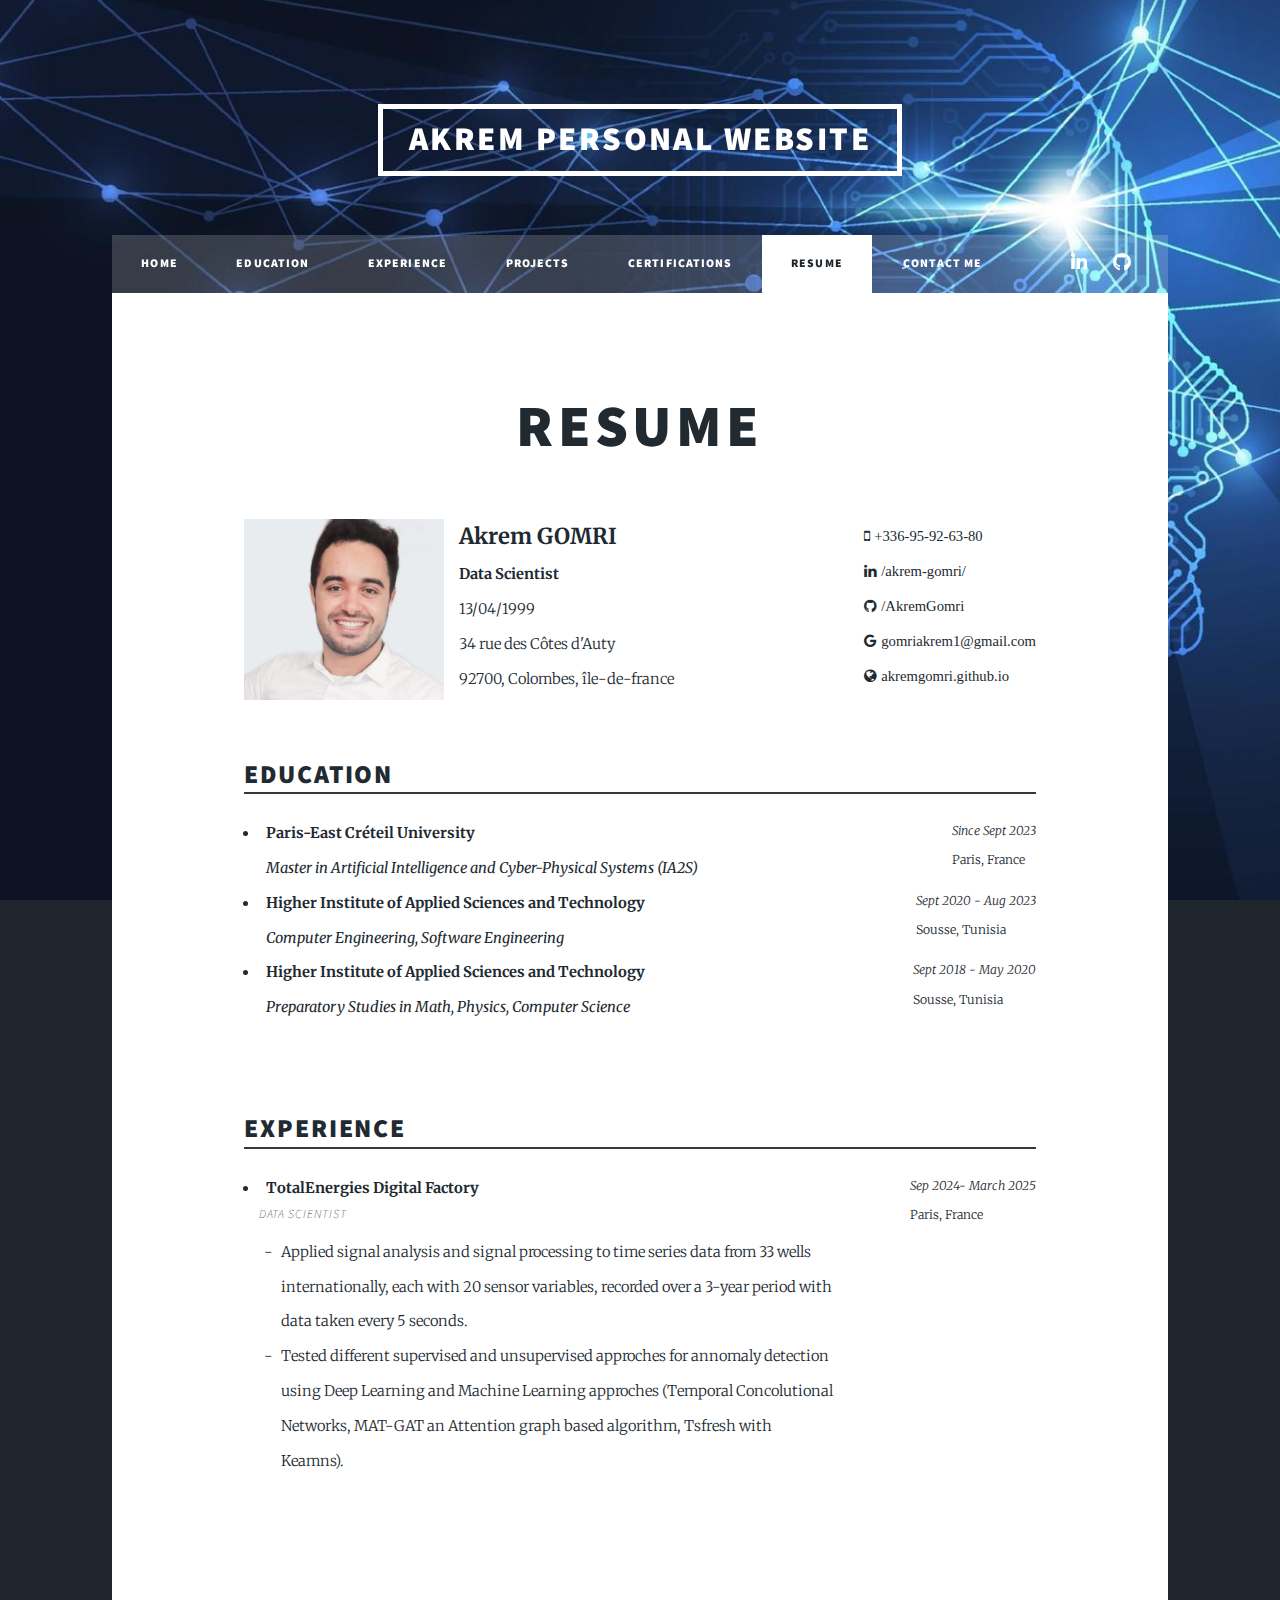
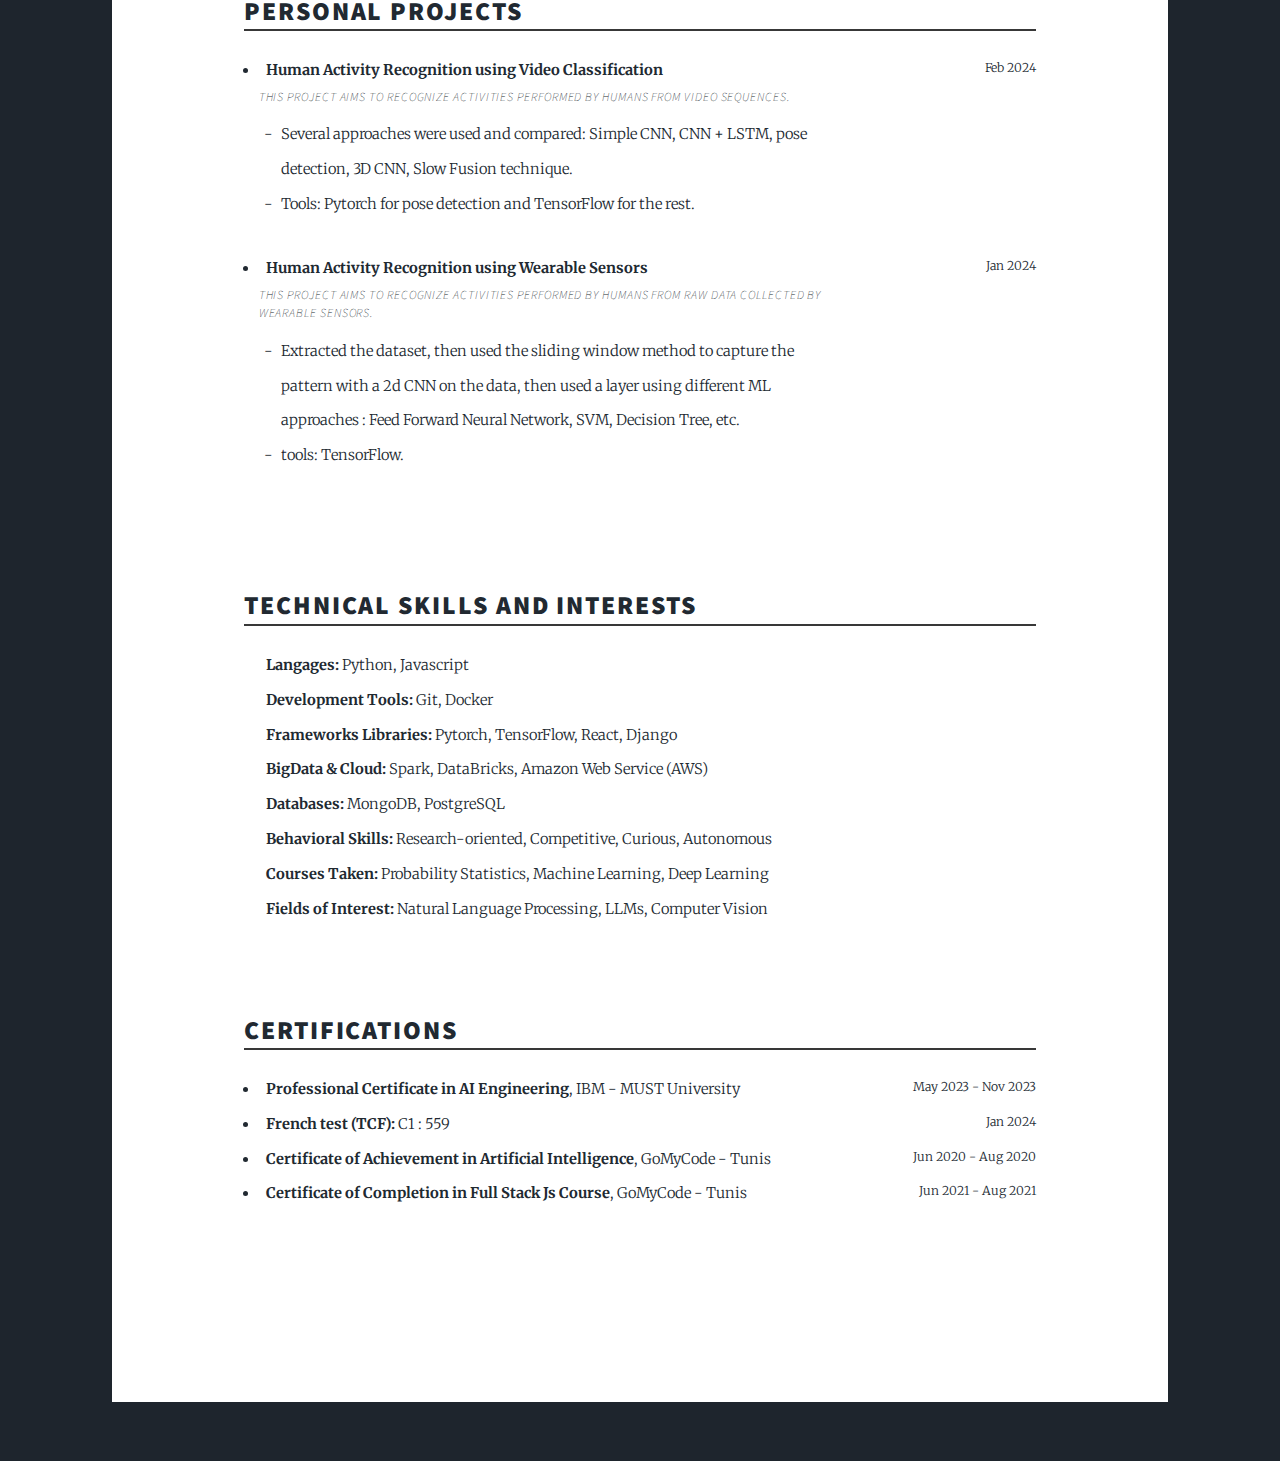
<file: resume.html>
<!DOCTYPE HTML>
<!--
	Massively by HTML5 UP
	html5up.net | @ajlkn
	Free for personal and commercial use under the CCA 3.0 license (html5up.net/license)
-->
<html>
	<head>
		<title>Resume - Akrem Gomri's Personal Website</title>
		<meta charset="utf-8" />
		<meta name="viewport" content="width=device-width, initial-scale=1, user-scalable=no" />
		<link rel="stylesheet" href="assets/css/main.css" />
		<link rel="stylesheet" href="assets/css/resume.css" />
		<noscript><link rel="stylesheet" href="assets/css/noscript.css" /></noscript>
        <link rel="stylesheet" href="https://cdnjs.cloudflare.com/ajax/libs/font-awesome/4.7.0/css/font-awesome.min.css">
	</head>
	<body class="is-preload">

		<!-- Wrapper -->
			<div id="wrapper">

				<!-- Header -->
					<header id="header">
						<a href="index.html" class="logo">Akrem Personal Website</a>
					</header>

				<!-- Nav -->
					<nav id="nav">
						<ul class="links">
							<li><a href="index.html">Home</a></li>
							<li><a href="education.html">Education</a></li>
                            <li><a href="experience.html">Experience</a></li>
							<li><a href="projects.html">Projects</a></li>
							<li><a href="certifications.html">Certifications</a></li>
							<li class="active"><a href="resume.html">Resume</a></li>
							<!-- <li><a href="./assets/files/CV_Akrem_Gomri.pdf" download>Resume</a></li> -->
							<li><a href="contact me.html">ِContact me</a></li>
						</ul>
						<ul class="icons">
							<!-- <li><a href="https://huggingface.co/AkremGomri" class="icon brands fas fa-smile"><i class="fas fa-smile" ></i></a></li> -->
							<li><a href="https://www.linkedin.com/in/akrem-gomri/" class="icon brands fa-linkedin"><span class="label">linkedin</span></a></li>
							<li><a href="https://github.com/AkremGomri" class="icon brands fa-github"><span class="label">GitHub</span></a></li>
						</ul>
					</nav>

				<!-- Main -->
					<div id="main">
                        
                        <!-- <div class="txt-right r-8 border-t-0" style="margin: 0; padding: 0;">
                            <a href="/assets/files/Data_Scientist_Resume__ENG.pdf" download>
                                <img src="/images/click-to-download-btn.jpeg" width="120px" alt="">
                            </a>
                        </div> -->

                        <h1 style="text-align: center;">Resume</h1>
                        
                        <div id="personal-information" class="flex">
                            <div class="flex">
                                <img src="/images/Akrem GOMRI.jpg" class="image" width="200px" alt="">
                                <div id="coordinates">
                                    <span class="txt-lg txt-bld">Akrem GOMRI</span><br>
                                    <span class="txt-bld">Data Scientist</span><br>
                                    <span>13/04/1999</span><br>
                                    <span>34 rue des Côtes d'Auty</span><br>
                                    <span>92700, Colombes, île-de-france</span><br>
                                </div>
                            </div>
                            <div id="personal-contact">
                                <div>
                                    <i class="fa fa-mobile" aria-hidden="true">
                                        <a href="tel:+33695926382">+336-95-92-63-80</a>
                                    </i>
                                </div>
                                <div>
                                    <i class="fa fa-linkedin" aria-hidden="true">
                                        <a href="linkedin.com/in/akrem-gomri/"> /akrem-gomri/</a>
                                    </i>                                  
                                </div>
                                <div>
                                    <i class="fa fa-github" aria-hidden="true">
                                        <a href="https://github.com/AkremGomri">/AkremGomri</a>
                                    </i>
                                </div>
                                <!-- <div>
                                    <i class="fa fa-linkedin-square" aria-hidden="true"><a href="https://www.linkedin.com/in/akrem-gomri/"> /akrem-gomri/</a></i> 
                                </div> -->
                                <div>
                                    <i class="fa fa-google" aria-hidden="true">
                                        <a href="mailto:gomriakrem1@gmail.com">gomriakrem1@gmail.com</a>
                                    </i>
                                </div>
                                <!-- <i class="fa fa-github-square" aria-hidden="true"></i> -->
                                <div>
                                    <i class="fa fa-globe" aria-hidden="true">
                                        <a href="">akremgomri.github.io</a>
                                    </i>
                                </div>
                            </div>                            
                        </div>

                        <div class="resume-sections" id="education-section">
                            <h2>EDUCATION</h2>
                            <ul>
                                <div class="flex">
                                    <li class="bold-text">
                                        <a href="/images/Degree UPEC.png">
                                            Paris-East Créteil University <br> 
                                        </a>
                                        <span class="italic-text txt-lt">
                                            <a href="/images/Degree UPEC.png">
                                                Master in Artificial Intelligence and Cyber-Physical Systems (IA2S)
                                            </a>
                                        </span>
                                    </li>
                                    <span class="description date-and-place md-no-show">
                                        <span class="italic-text">Since Sept 2023</span> <br> Paris, France
                                    </span>
                                </div>

                                <div class="flex">
                                    <li class="bold-text">
                                        <a href="/images/Diplôme Ing Génie Logiciel ISSAT.jpg">
                                            Higher Institute of Applied Sciences and Technology <br>
                                        </a>
                                        <span class="italic-text" style="font-weight: lighter;">
                                            <a href="/images/Diplôme Ing Génie Logiciel ISSAT.jpg">
                                                Computer Engineering, Software Engineering
                                            </a>
                                        </span>
                                    </li>
                                    <span class="description date-and-place md-no-show">
                                        <span class="italic-text">Sept 2020 - Aug 2023</span><br> Sousse, Tunisia
                                    </span>
                                </div>

                                <div class="flex">
                                    <li class="bold-text">Higher Institute of Applied Sciences and Technology <br>
                                        <span class="italic-text" style="font-weight: lighter;">
                                            <a href="/images/diploma background (not a diploma).png">
                                                Preparatory Studies in Math, Physics, Computer Science
                                            </a>
                                        </span>
                                    </li>
                                    <span class="description date-and-place md-no-show">
                                        <span class="italic-text">Sept 2018 - May 2020</span><br> Sousse, Tunisia
                                    </span>
                                </div>
                            </ul>
                        </div>

                        <div class="resume-sections" id="experience-section">
                            <h2>EXPERIENCE</h2>
                            <ul>
                                <div class="flex">
                                    <div class="left-side-flex">
                                        <li class="bold-text">
                                            <a href="./images/Attestation_de_stage_Akrem_GOMRI_chez_totalEnergies.jpg">
                                                TotalEnergies Digital Factory
                                            </a>
                                        </li>
                                        <label class="date-and-place md-no-show txt-lt italic-text">Data Scientist</label>
                                        <ul class="li-dash">
                                            <li>
                                                Applied signal analysis and signal processing to time series data from 33 wells internationally, each with 20 sensor variables, recorded over a 3-year period with data taken every 5 seconds.
                                            </li>
                                            <li>
                                                Tested different supervised and unsupervised approches for annomaly detection using Deep Learning and Machine Learning approches (Temporal Concolutional Networks, MAT-GAT an Attention graph based algorithm, Tsfresh with Keamns).
                                            </li>
                                        </ul>
                                    </div>
                                    <span class="right-side-flex description date-and-place md-no-show">
                                        <span class="italic-text">Sep 2024- March 2025</span><br> Paris, France
                                    </span>
                                </div>
                            </ul>
                        </div>

                        <div class="resume-sections" id="personal-projects-section">
                            <h2>PERSONAL PROJECTS</h2>
                            <ul >
                                <!-- <div class="flex">
                                    <div class="left-side-flex">
                                        <li class="bold-text">English-French Translator</li>
                                        <label class="date-and-place md-no-show txt-lt italic-text">An NLP model for translating text to become familiar with LLMs</label>
                                        <ul class="li-dash">
                                            <li>
                                                Concepts & technologies used: encoder-decoder architecture, attention mechanism, transformers, TensorFlow.
                                            </li>
                                            <li>
                                                The translation is so accurate that the model can recognize the meaning of a sentence in context.
                                            </li>
                                        </ul>
                                    </div>
                                    <span class="right-side-flex date-and-place md-no-show">
                                        <span class="">May 2024</span><br>
                                    </span>
                                </div> -->

                                <div class="flex">
                                    <div class="left-side-flex">
                                        <li class="bold-text">Human Activity Recognition using Video Classification</li>
                                        <label class="date-and-place md-no-show txt-lt italic-text">This project aims to recognize activities performed by humans from video sequences.</label>
                                        <ul class="li-dash">
                                            <li>
                                                Several approaches were used and compared: Simple CNN, CNN + LSTM, pose detection, 3D CNN, Slow Fusion technique.
                                            </li>
                                            <li>
                                                Tools: Pytorch for pose detection and TensorFlow for the rest.
                                            </li>
                                        </ul>    
                                    </div>
                                    <span class="right-side-flex date-and-place md-no-show">
                                        <span class="">Feb 2024</span><br>
                                    </span>
                                </div>

                                <div class="flex">
                                    <div class="left-side-flex">
                                        <li class="bold-text">Human Activity Recognition using Wearable Sensors</li>
                                        <label class="date-and-place md-no-show txt-lt italic-text">This project aims to recognize activities performed by humans from raw data collected by wearable sensors.</label>
                                        <ul class="li-dash">
                                            <li>
                                                Extracted the dataset, then used the sliding window method to capture the pattern with a 2d CNN on the data, then used a layer using different ML approaches : Feed Forward Neural Network, SVM, Decision Tree, etc.
                                            </li>
                                            <li>
                                                tools: TensorFlow.
                                            </li>
                                        </ul>
                                    </div>
                                    <span class="right-side-flex date-and-place md-no-show">
                                        <span class="">Jan 2024</span><br>
                                    </span>
                                </div>
                            </ul>
                        </div>

                        <div class="resume-sections" id="skills-section">
                            <h2>Technical Skills and Interests</h2>
                            <ul class="no-list-style-type">
                                <li><span class="bold-text">Langages: </span> Python, Javascript</li>
                                <li><span class="bold-text">Development Tools: </span> Git, Docker
                                <li><span class="bold-text">Frameworks Libraries: </span> Pytorch, TensorFlow, React, Django</li>
                                <li><span class="bold-text">BigData & Cloud: </span> Spark, DataBricks, Amazon Web Service (AWS)</li>
                                <li><span class="bold-text">Databases: </span> MongoDB, PostgreSQL</li>
                                <li><span class="bold-text">Behavioral Skills: </span> Research-oriented, Competitive, Curious, Autonomous</li>
                                <li><span class="bold-text">Courses Taken: </span> Probability Statistics, Machine Learning, Deep Learning</li>
                                <li><span class="bold-text">Fields of Interest: </span>  Natural Language Processing, LLMs, Computer Vision</li>
                            </ul>
                        </div>

                        <div class="resume-sections" id="certifications-section">
                            <h2>Certifications</h2>
                            <ul>
                                <div class="flex">
                                    <li class="left-side-flex">
                                        <a href="https://akremgomri.github.io/certifications.html">
                                            <span class="bold-text">Professional Certificate in AI Engineering</span>, IBM - MUST University
                                        </a>
                                    </li>
                                    <span class="right-side-flex date-and-place md-no-show">
                                        <span class="">May 2023 - Nov 2023</span><br>
                                    </span>
                                </div>

                                <div class="flex">
                                    <li class="left-side-flex">
                                        <a href="./images/TCF TP.jpg">
                                            <span class="bold-text">French test (TCF): </span>C1 : 559
                                        </a>
                                    </li>
                                    <span class="right-side-flex date-and-place md-no-show">
                                        <span class="">Jan 2024</span><br>
                                    </span>
                                </div>

                                <div class="flex">
                                    <li class="left-side-flex">
                                        <a href="./assets/files/Certif GoMyCode.pdf">
                                            <span class="bold-text">Certificate of Achievement in Artificial Intelligence</span>, GoMyCode - Tunis
                                        </a>
                                    </li>
                                    <span class="right-side-flex date-and-place md-no-show">
                                        <span class="">Jun 2020 - Aug 2020</span><br>
                                    </span>
                                </div>
                                <div class="flex">
                                    <li class="left-side-flex">
                                        <a href="./images/RedStart-Certificate.jpg">
                                            <span class="bold-text">Certificate of Completion in Full Stack Js Course</span>, GoMyCode - Tunis
                                        </a>
                                    </li>
                                    <span class="right-side-flex date-and-place md-no-show">
                                        <span class="">Jun 2021 - Aug 2021</span><br>
                                    </span>
                                </div>
                            </ul>

                            <div id="download-icon" class="txt-right bt-0 border-t-0 fixed" style="margin-right: 2em;">
                                <a href="/assets/files/Data_Scientist_Resume__ENG.pdf" download>
                                    <img src="/images/click-to-download-btn-removebg-preview.png" width="50px" alt="">
                                    <!-- <input type="button" value="click to download"> -->
                                </a>
                            </div>
                        </div>
						<!-- Footer -->
							<footer>
								<!-- <div class="pagination">
									<a href="#" class="previous">Prev</a>-->
									<!-- <a href="#" class="page active">1</a>
									<a href="#" class="page">2</a>
									<a href="#" class="page">3</a>
									<span class="extra">&hellip;</span>
									<a href="#" class="page">8</a>
									<a href="#" class="page">9</a>
									<a href="#" class="page">10</a>
									<a href="#" class="next">Next</a> -->
								</div>
							</footer>

            </div>


        <!-- Copyright -->
            <div id="copyright">
                <!-- <ul><li>&copy; Untitled</li><li>Design: <a href="https://html5up.net">HTML5 UP</a></li></ul> -->
            </div>

        </div>

    <!-- Scripts -->
        <script src="assets/js/jquery.min.js"></script>
        <script src="assets/js/jquery.scrollex.min.js"></script>
        <script src="assets/js/jquery.scrolly.min.js"></script>
        <script src="assets/js/browser.min.js"></script>
        <script src="assets/js/breakpoints.min.js"></script>
        <script src="assets/js/util.js"></script>
        <script src="assets/js/main.js"></script>

	</body>
    <script defer>
        let download_icon = document.querySelector("#download-icon");
        let main_div = document.querySelector("#main")

        main_div_height = main_div.offsetHeight;

        download_icon_default_display = download_icon.style.display;
        download_icon_default_position = "fixed";
        download_icon.style.display = "none";
        
        document.addEventListener("scroll", (event) => {
            lastKnownScrollPosition = window.scrollY;

            if((window.innerWidth < 769) ){
                download_icon.style.display = download_icon_default_display;
                download_icon.style.position = "static";
            }
            else if((lastKnownScrollPosition > main_div_height - 20) || (lastKnownScrollPosition<100)){
                download_icon.style.display = "none";
                download_icon.style.position = download_icon_default_position;
            } else {
                download_icon.style.display = download_icon_default_display;
                download_icon.style.position = download_icon_default_position;

            }

        });


        function place_download_icon_right(){
            main_div_offsetRight = window.innerWidth - main_div.offsetLeft - main_div.offsetWidth;
            console.log("window.innerWidth: ",window.innerWidth);
            // console.log("window.innerWidth: ",window.innerWidth);
            console.log("main_div_offsetRight : ",main_div_offsetRight );
            if(window.innerWidth > 993){
                download_icon.style.right = (main_div_offsetRight - 10) +"px";
                console.log("if download_icon.style.right : ",download_icon.style.right );
            } else {
                download_icon.style.right = (main_div_offsetRight ) + "px"
                console.log("else download_icon.style.right : ",download_icon.style.right );
            }
        }

        place_download_icon_right()
        window.addEventListener("resize", place_download_icon_right)



    </script>
</html>
</file>
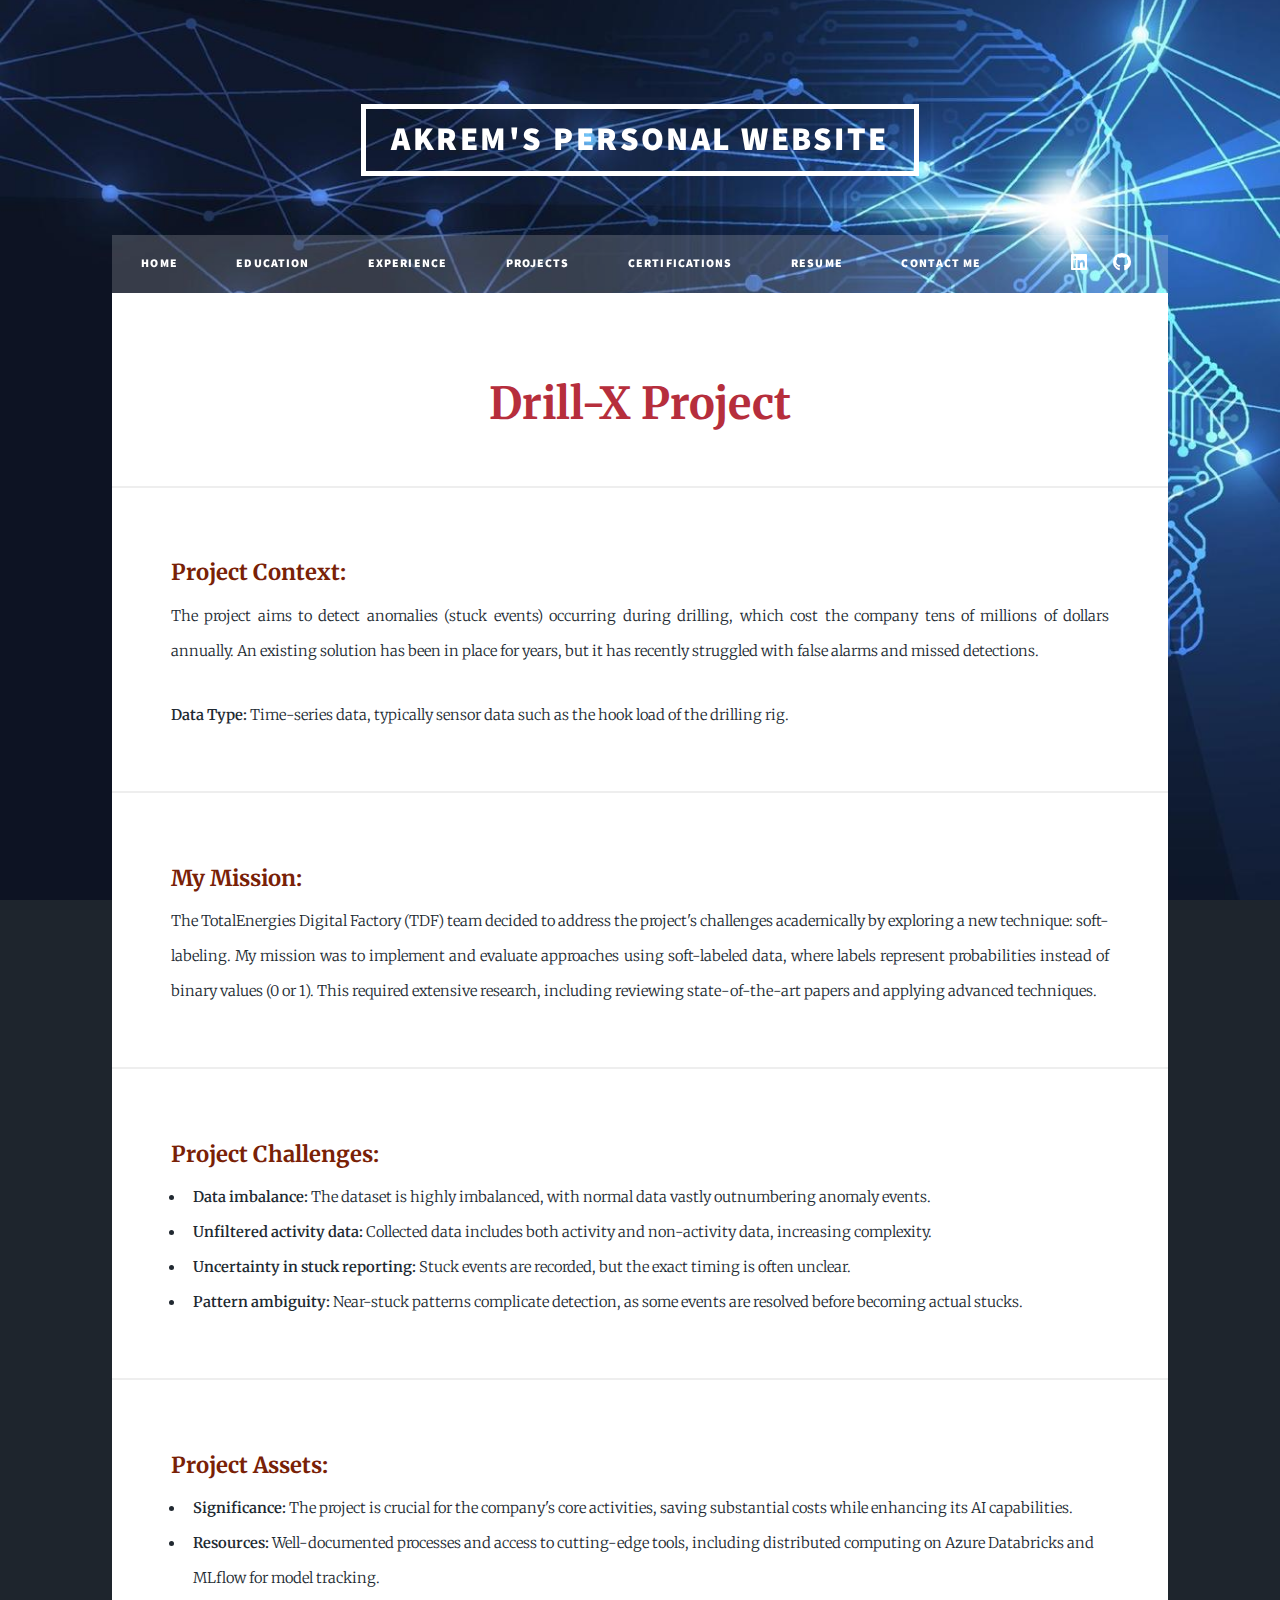
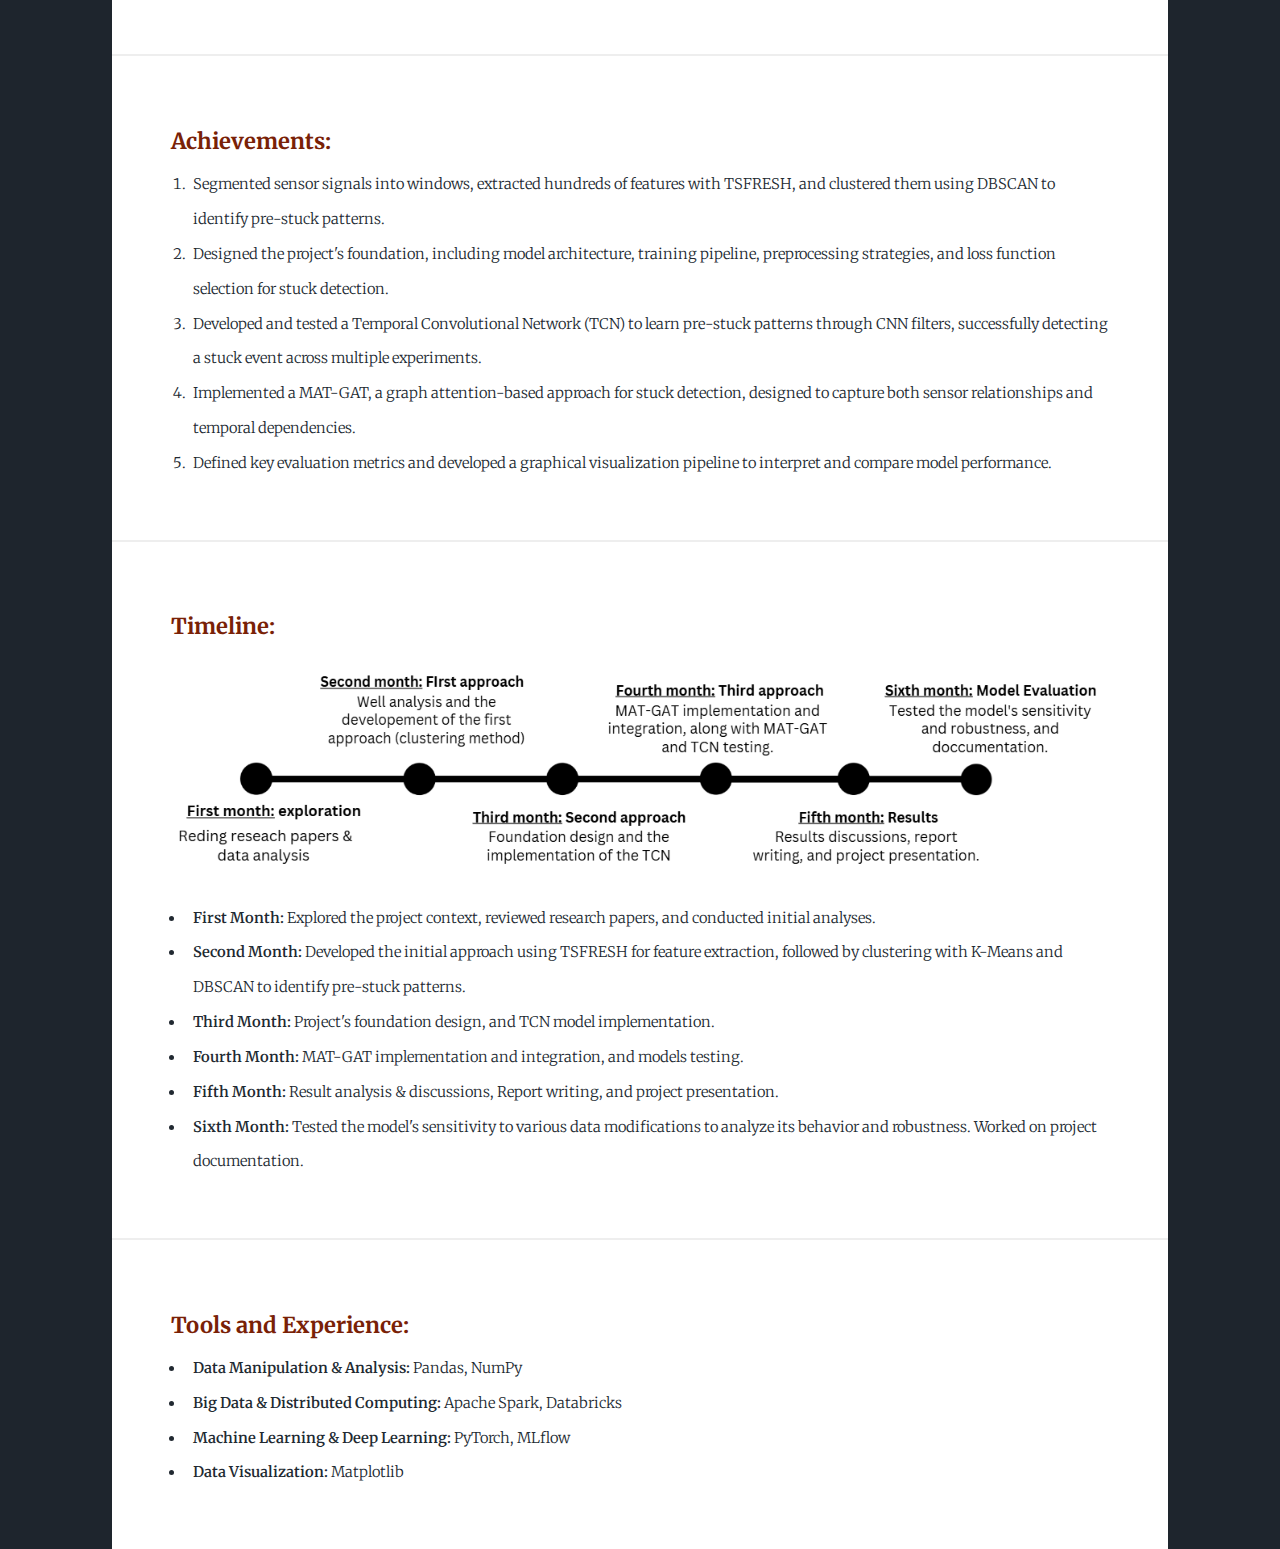
<file: pages/DrillX.html>
<!DOCTYPE HTML>
<html lang="en">
<head>
    <meta charset="utf-8">
    <meta name="viewport" content="width=device-width, initial-scale=1, user-scalable=no">
    <title>Education - Akrem Gomri's Personal Website</title>
    <link rel="stylesheet" href="../assets/css/main.css">
    <link rel="stylesheet" href="../assets/css/DrillX.css">
    <noscript>
        <link rel="stylesheet" href="../assets/css/noscript.css">
    </noscript>
</head>
<body class="is-preload">

    <!-- Wrapper -->
    <div id="wrapper">

        <!-- Header -->
        <header id="header">
            <a href="../index.html" class="logo">Akrem's Personal Website</a>
        </header>

        <!-- Navigation -->
        <nav id="nav">
            <ul class="links">
                <li><a href="../index.html">Home</a></li>
                <li><a href="../education.html">Education</a></li>
                <li><a href="../experience.html">Experience</a></li>
                <li><a href="../projects.html">Projects</a></li>
                <li><a href="../certifications.html">Certifications</a></li>
                <li><a href="../resume.html">Resume</a></li>
                <li><a href="../contact_me.html">Contact Me</a></li>
            </ul>
            <ul class="icons">
                <li><a href="https://www.linkedin.com/in/akrem-gomri/" class="icon brands fa-linkedin"><span class="label">LinkedIn</span></a></li>
                <li><a href="https://github.com/AkremGomri" class="icon brands fa-github"><span class="label">GitHub</span></a></li>
            </ul>
        </nav>

        <!-- Main Content -->
        <div id="main">
            <h1 class="rs center h1">Drill-X Project</h1>

            <!-- Project Context -->
            <section>
                <h2 class="rs h2">Project Context:</h2>
                <p>The project aims to detect anomalies (stuck events) occurring during drilling, which cost the company tens of millions of dollars annually. An existing solution has been in place for years, but it has recently struggled with false alarms and missed detections.</p>
                <p><strong>Data Type:</strong> Time-series data, typically sensor data such as the hook load of the drilling rig.</p>
            </section>

            <!-- Mission -->
            <section>
                <h2 class="rs h2">My Mission:</h2>
                <p>The TotalEnergies Digital Factory (TDF) team decided to address the project's challenges academically by exploring a new technique: soft-labeling. My mission was to implement and evaluate approaches using soft-labeled data, where labels represent probabilities instead of binary values (0 or 1). This required extensive research, including reviewing state-of-the-art papers and applying advanced techniques.</p>
            </section>

            <!-- Challenges -->
            <section>
                <h2 class="rs h2">Project Challenges:</h2>
                <ul>
                    <li><strong>Data imbalance:</strong> The dataset is highly imbalanced, with normal data vastly outnumbering anomaly events.</li>
                    <li><strong>Unfiltered activity data:</strong> Collected data includes both activity and non-activity data, increasing complexity.</li>
                    <li><strong>Uncertainty in stuck reporting:</strong> Stuck events are recorded, but the exact timing is often unclear.</li>
                    <li><strong>Pattern ambiguity:</strong> Near-stuck patterns complicate detection, as some events are resolved before becoming actual stucks.</li>
                </ul>
            </section>

            <!-- Assets -->
            <section>
                <h2 class="rs h2">Project Assets:</h2>
                <ul>
                    <li><strong>Significance:</strong> The project is crucial for the company's core activities, saving substantial costs while enhancing its AI capabilities.</li>
                    <li><strong>Resources:</strong> Well-documented processes and access to cutting-edge tools, including distributed computing on Azure Databricks and MLflow for model tracking.</li>
                </ul>
            </section>

            <!-- Achievements -->
            <section>
                <h2 class="rs h2">Achievements:</h2>
                <ol>
                    <li>Segmented sensor signals into windows, extracted hundreds of features with TSFRESH, and clustered them using DBSCAN to identify pre-stuck patterns.</li>
                    <li>Designed the project's foundation, including model architecture, training pipeline, preprocessing strategies, and loss function selection for stuck detection.</li>
                    <li>Developed and tested a Temporal Convolutional Network (TCN) to learn pre-stuck patterns through CNN filters, successfully detecting a stuck event across multiple experiments.</li>
                    <li>Implemented a MAT-GAT, a graph attention-based approach for stuck detection, designed to capture both sensor relationships and temporal dependencies.</li>
                    <li>Defined key evaluation metrics and developed a graphical visualization pipeline to interpret and compare model performance.</li>
                </ol>
            </section>

            <!-- Timeline -->
            <section>
                <h2 class="rs h2">Timeline:</h2>
                <img src="../images/drill-x_project_progress_timeline.png" width="100%" alt="Project Timeline">
                <ul>
                    <li><strong>First Month:</strong> Explored the project context, reviewed research papers, and conducted initial analyses.</li>
                    <li><strong>Second Month:</strong> Developed the initial approach using TSFRESH for feature extraction, followed by clustering with K-Means and DBSCAN to identify pre-stuck patterns.</li>
                    <li><strong>Third Month:</strong> Project's foundation design, and TCN model implementation.</li>
                    <li><strong>Fourth Month:</strong> MAT-GAT implementation and integration, and models testing.</li>
                    <li><strong>Fifth Month:</strong> Result analysis & discussions, Report writing, and project presentation.</li>
                    <li><strong>Sixth Month:</strong> Tested the model's sensitivity to various data modifications to analyze its behavior and robustness. Worked on project documentation.</li>
                </ul>
            </section>

            <!-- Tools and Experience -->
            <section>
                <h2 class="rs h2">Tools and Experience:</h2>
                <ul>
                    <li><strong>Data Manipulation & Analysis:</strong> Pandas, NumPy</li>
                    <li><strong>Big Data & Distributed Computing:</strong> Apache Spark, Databricks</li>
                    <li><strong>Machine Learning & Deep Learning:</strong> PyTorch, MLflow</li>
                    <li><strong>Data Visualization:</strong> Matplotlib</li>
                </ul>
            </section>
        </div>
    </div>

    <!-- Scripts -->
    <script src="../assets/js/jquery.min.js"></script>
    <script src="../assets/js/jquery.scrollex.min.js"></script>
    <script src="../assets/js/jquery.scrolly.min.js"></script>
    <script src="../assets/js/browser.min.js"></script>
    <script src="../assets/js/breakpoints.min.js"></script>
    <script src="../assets/js/util.js"></script>
    <script src="../assets/js/main.js"></script>
</body>
</html>
</file>
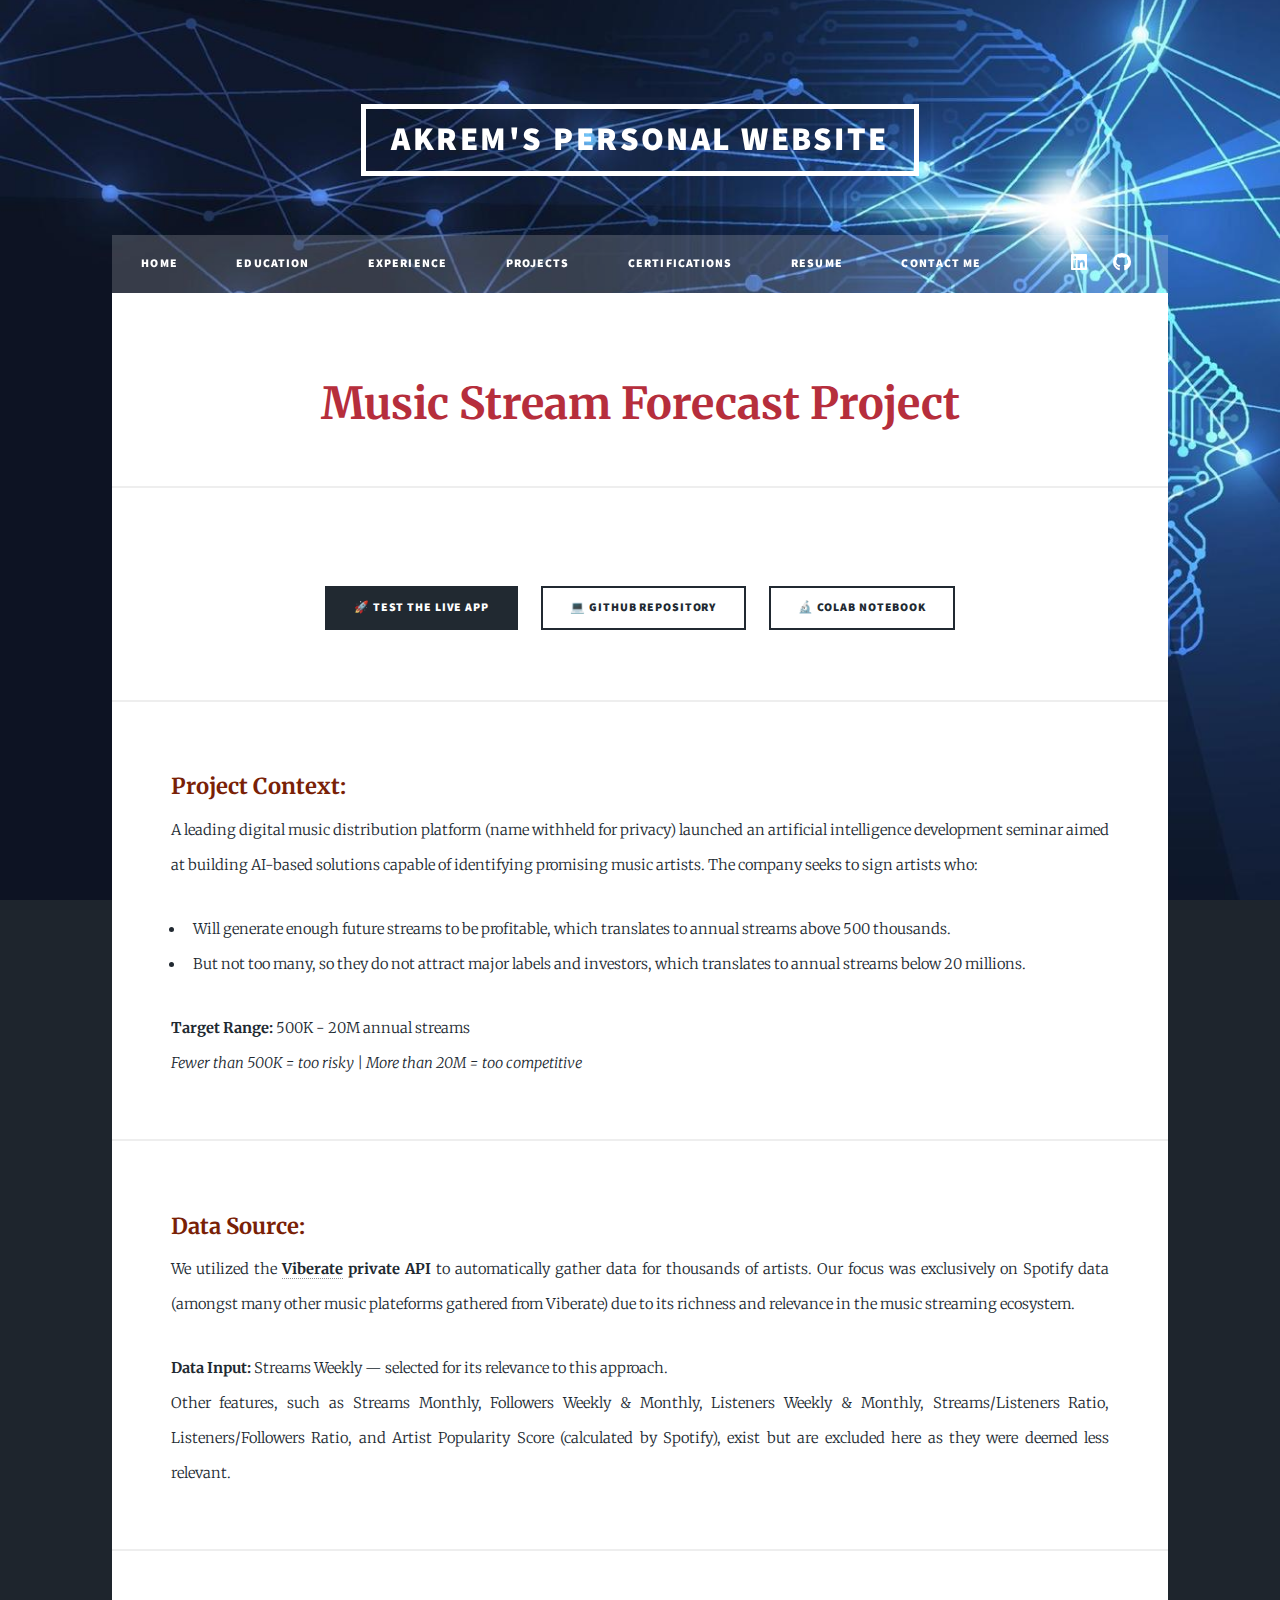
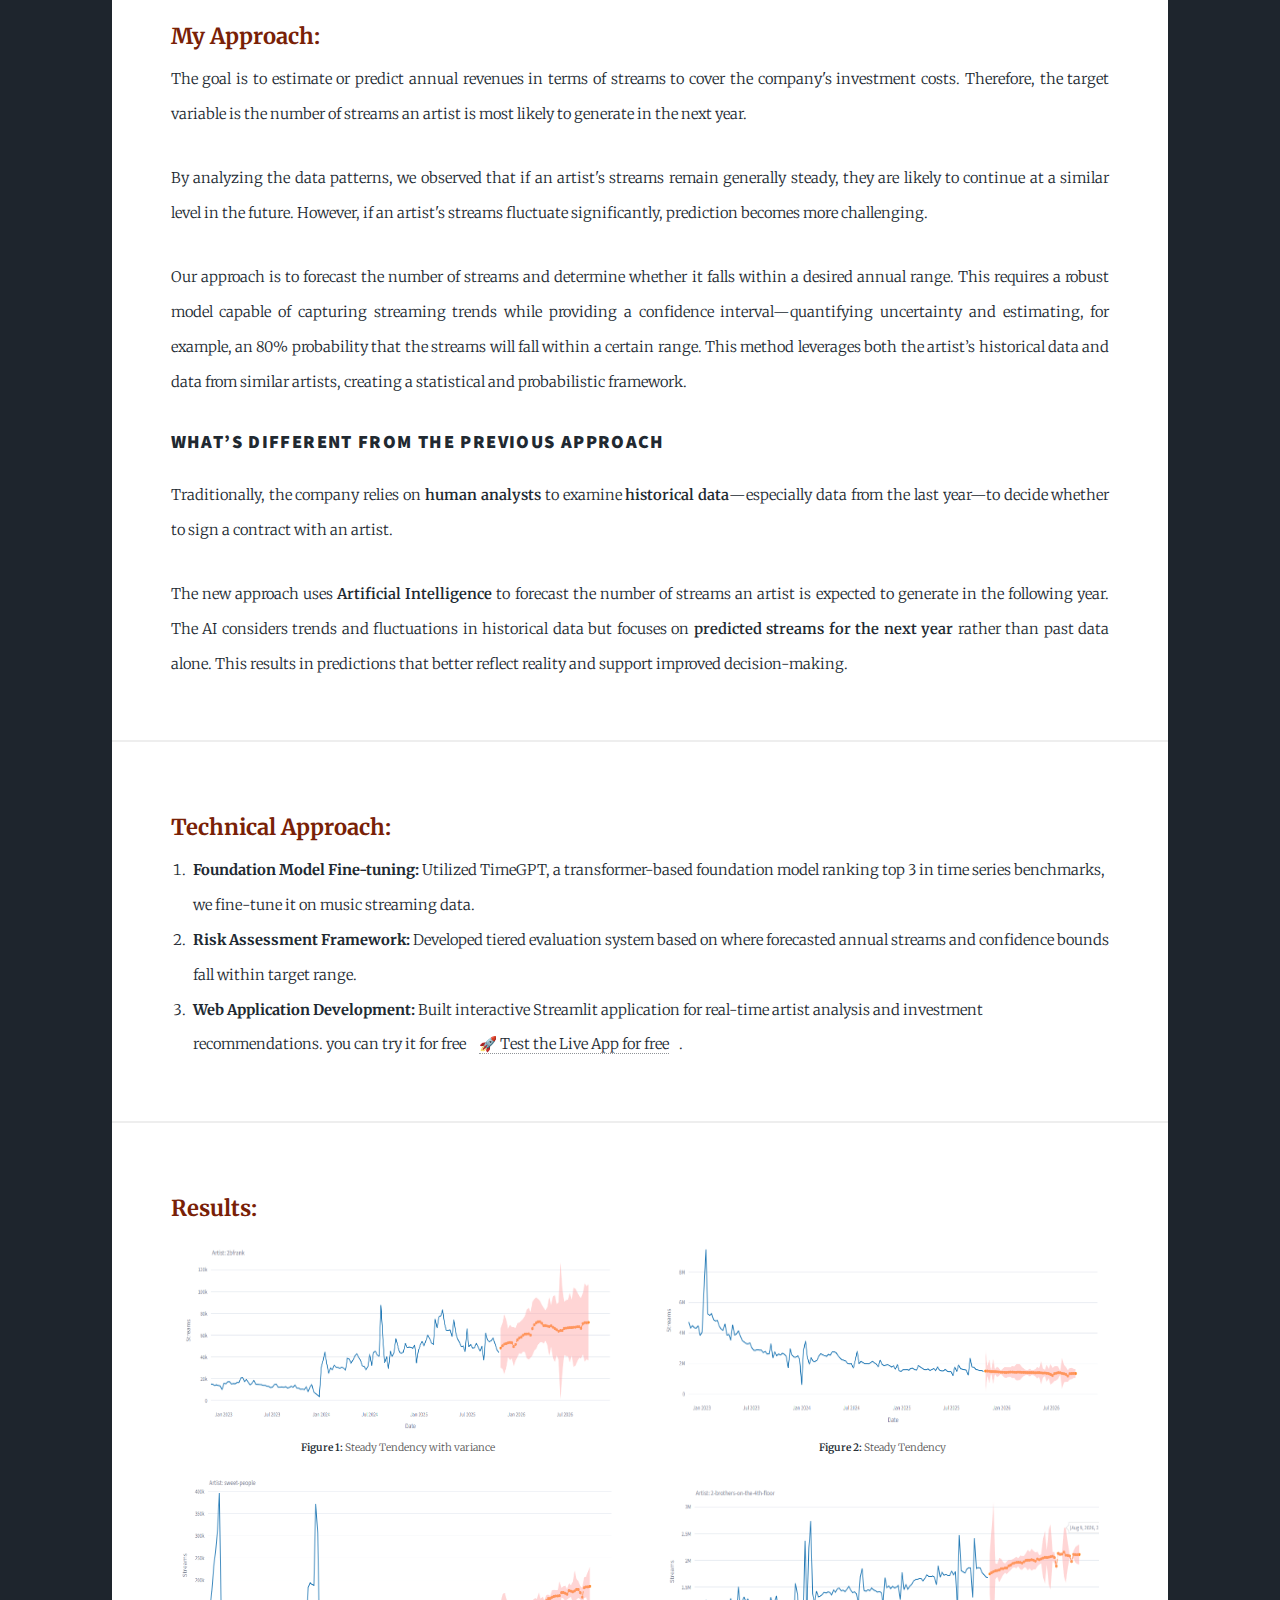
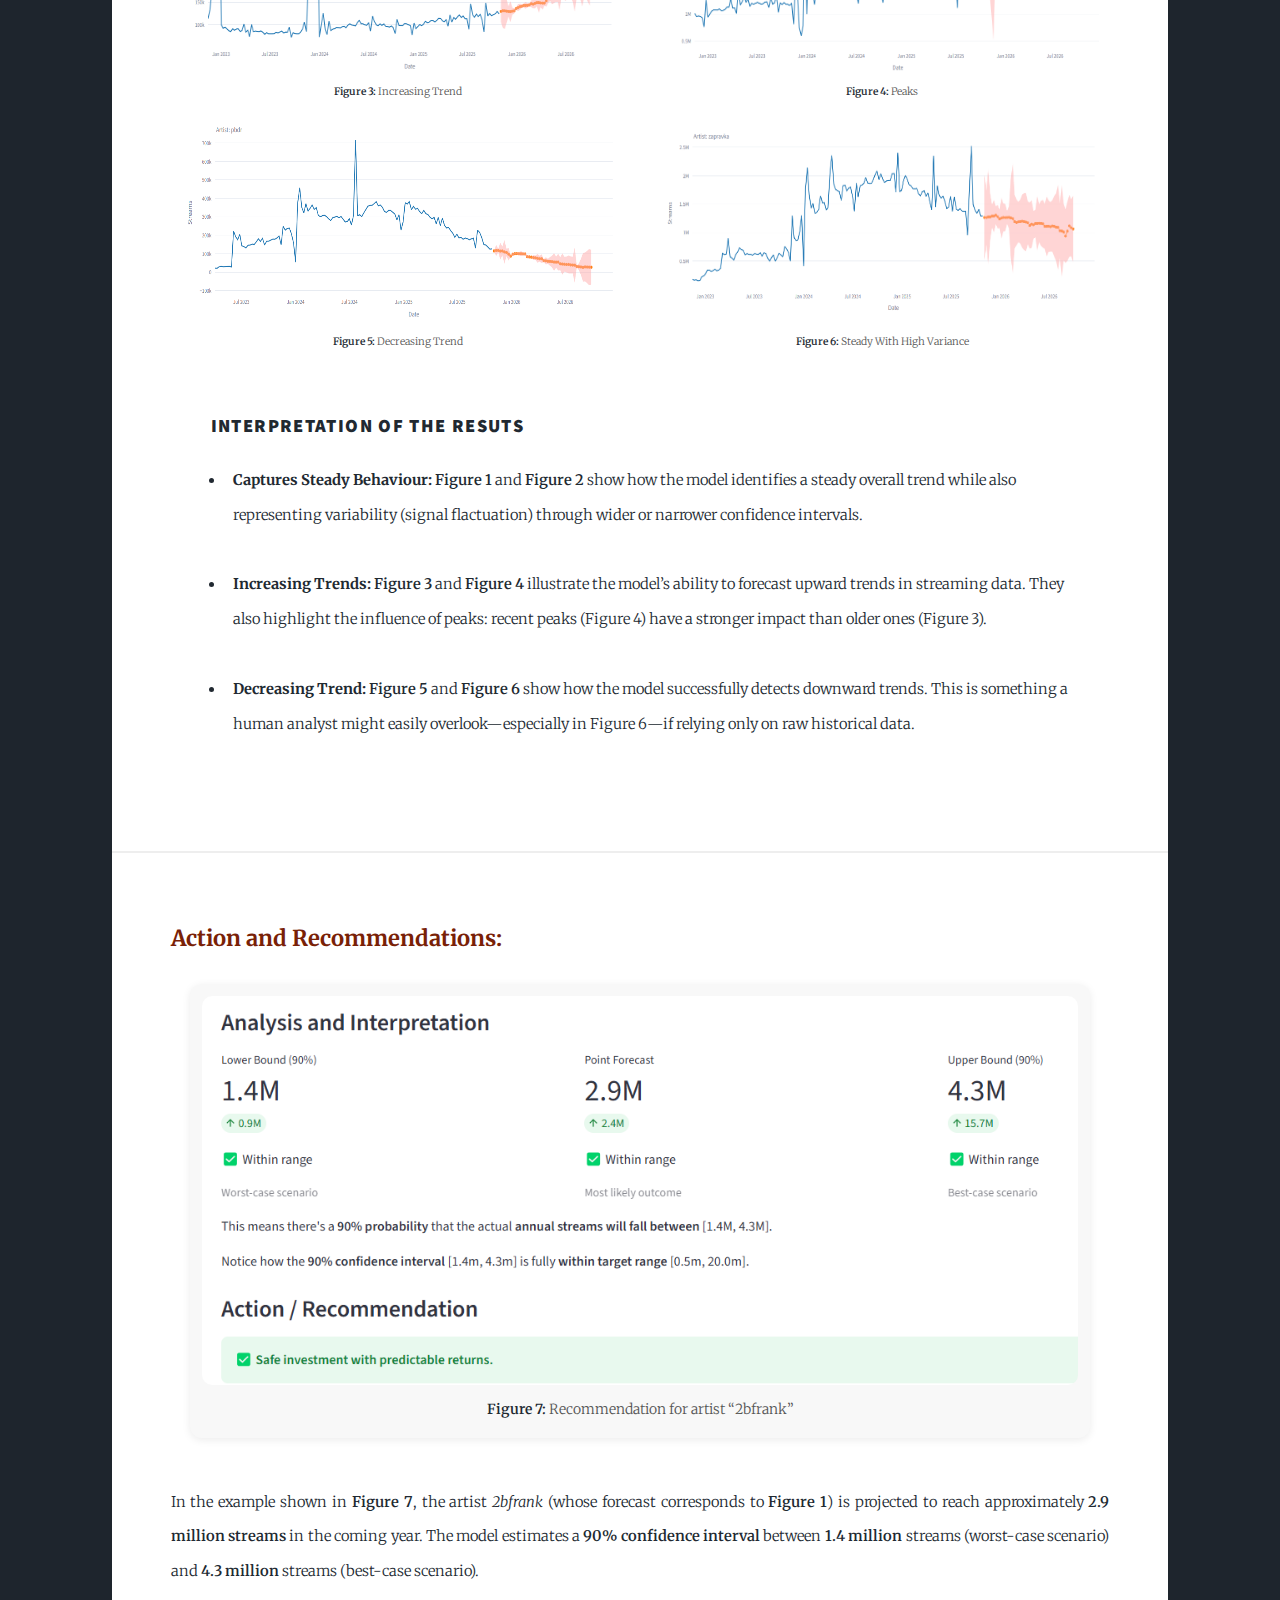
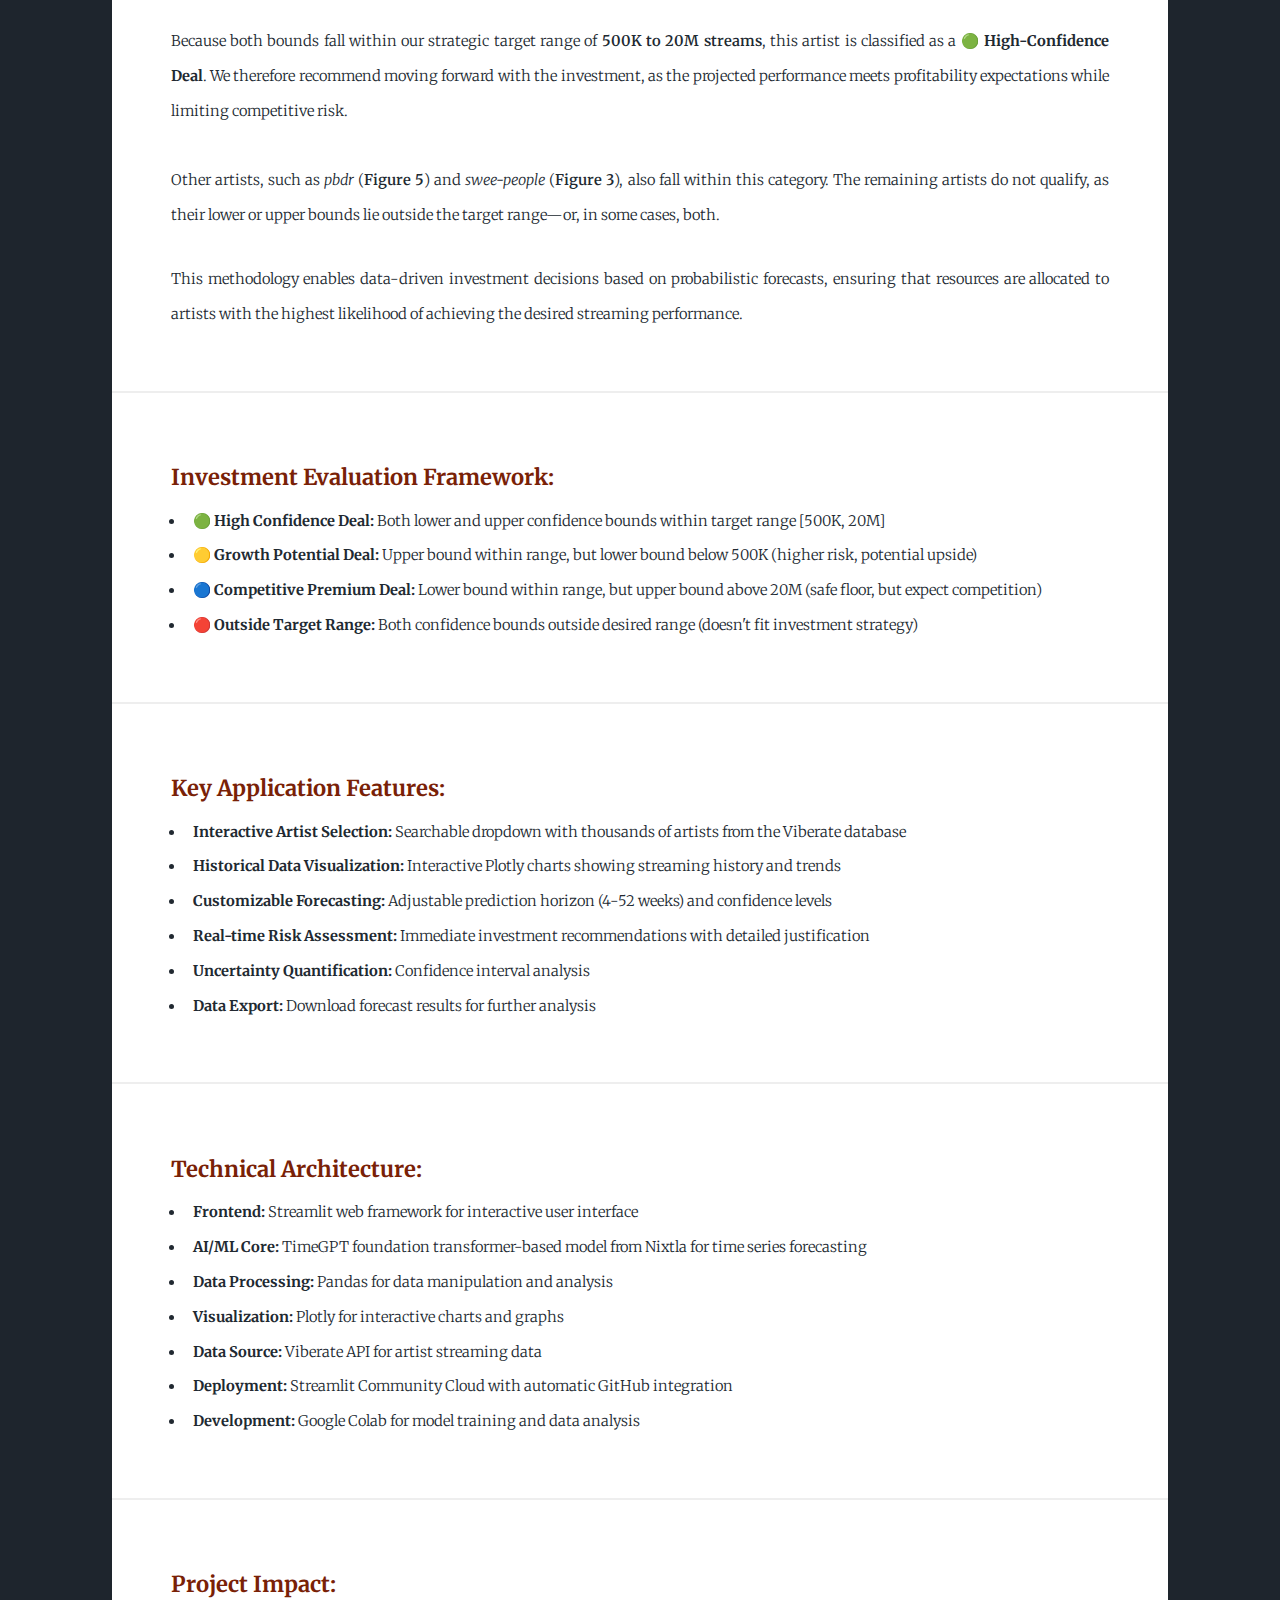
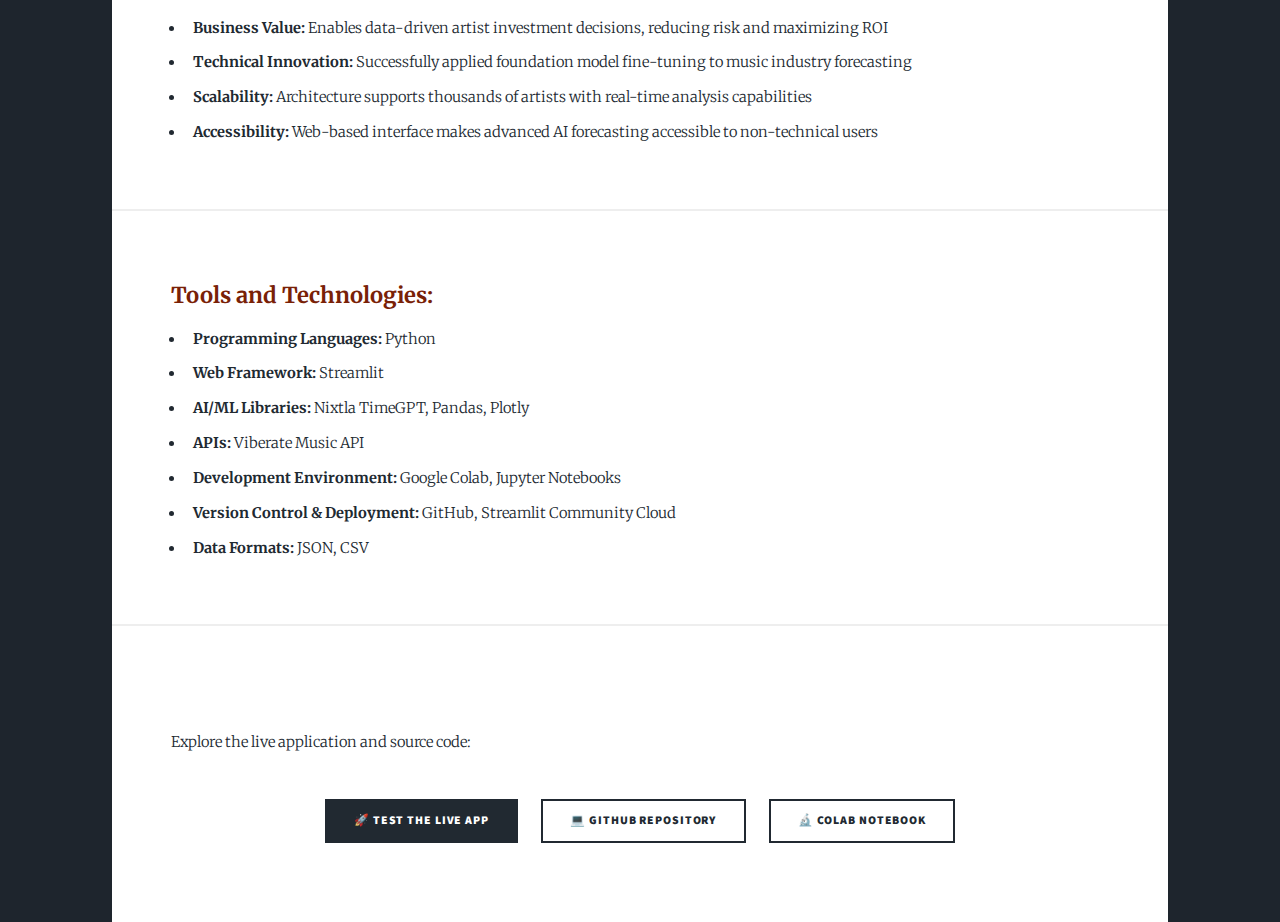
<file: pages/project-music-artist.html>
<!DOCTYPE HTML>
<html lang="en">
<head>
    <meta charset="utf-8">
    <meta name="viewport" content="width=device-width, initial-scale=1, user-scalable=no">
    <title>Projects - Akrem Gomri's Personal Website</title>
    <link rel="stylesheet" href="../assets/css/main.css">
    <link rel="stylesheet" href="../assets/css/DrillX.css">
    <link rel="stylesheet" href="../assets/css/project-music-artist.css">
    <noscript>
        <link rel="stylesheet" href="../assets/css/noscript.css">
    </noscript>
</head>
<body class="is-preload">

    <!-- Wrapper -->
    <div id="wrapper">

        <!-- Header -->
        <header id="header">
            <a href="../index.html" class="logo">Akrem's Personal Website</a>
        </header>

        <!-- Navigation -->
        <nav id="nav">
            <ul class="links">
                <li><a href="../index.html">Home</a></li>
                <li><a href="../education.html">Education</a></li>
                <li><a href="../experience.html">Experience</a></li>
                <li><a href="../projects.html">Projects</a></li>
                <li><a href="../certifications.html">Certifications</a></li>
                <li><a href="../resume.html">Resume</a></li>
                <li><a href="../contact_me.html">Contact Me</a></li>
            </ul>
            <ul class="icons">
                <li><a href="https://www.linkedin.com/in/akrem-gomri/" class="icon brands fa-linkedin"><span class="label">LinkedIn</span></a></li>
                <li><a href="https://github.com/AkremGomri" class="icon brands fa-github"><span class="label">GitHub</span></a></li>
            </ul>
        </nav>

        <!-- Main Content -->
        <div id="main">
            <h1 class="rs center h1">Music Stream Forecast Project</h1>

            <!-- Project Links -->
            <section>
                <div style="text-align: center; margin: 30px 0;">
                    <a href="https://music-stream-forecast-ukrwopgzazcoyaruqcsrer.streamlit.app/" class="button primary" style="margin: 10px;" target="_blank">🚀 Test the Live App</a>
                    <a href="https://github.com/AkremGomri/music-stream-forecast" class="button" style="margin: 10px;" target="_blank">💻 GitHub Repository</a>
                    <a href="https://colab.research.google.com/drive/1XG_FTA8m5sVqWvcB0jMfyjl1KWLXSPDM?create=true" class="button" style="margin: 10px;" target="_blank">🔬 Colab Notebook</a>
                </div>
            </section>

            <!-- Project Context -->
            <section>
                <h2 class="rs h2">Project Context:</h2>
                <!-- El charika : <a class="B" href="https://dibsteur.com/" target="_blank" rel="noopener noreferrer">Dibsteur</a> -->
                <p>A leading digital music distribution platform (name withheld for privacy) launched an artificial intelligence development seminar aimed at building AI-based solutions capable of identifying promising music artists. The company seeks to sign artists who:</p>
                <ul>
                    <li>Will generate enough future streams to be profitable, which translates to annual streams above 500 thousands.</li>
                    <li>But not too many, so they do not attract major labels and investors, which translates to annual streams below 20 millions.</li>
                </ul>
                <p><span class="B">Target Range:</span> 500K - 20M annual streams<br>
                <em>Fewer than 500K = too risky | More than 20M = too competitive</em></p>
            </section>

            <!-- Data Source -->
            <section>
                <h2 class="rs h2">Data Source:</h2>
                <p>We utilized the <span class="B"><a href="https://app.viberate.com/home/">Viberate</a> private API</span> to automatically gather data for thousands of artists. Our focus was exclusively on Spotify data (amongst many other music plateforms gathered from Viberate) due to its richness and relevance in the music streaming ecosystem.</p>
                
                <p>
                    <span class="B">Data Input:</span> Streams Weekly — selected for its relevance to this approach.<br>
                    Other features, such as Streams Monthly, Followers Weekly & Monthly, Listeners Weekly & Monthly, Streams/Listeners Ratio, Listeners/Followers Ratio, and Artist Popularity Score (calculated by Spotify), exist but are excluded here as they were deemed less relevant.
                </p>
            </section>

            <!-- Approach -->
            <section>
                <h2 class="rs h2">My Approach:</h2>
                <p>The goal is to estimate or predict annual revenues in terms of streams to cover the company's investment costs. Therefore, the target variable is the number of streams an artist is most likely to generate in the next year.</p>
                
                <p>By analyzing the data patterns, we observed that if an artist's streams remain generally steady, they are likely to continue at a similar level in the future. However, if an artist's streams fluctuate significantly, prediction becomes more challenging.</p>
                
                <p>Our approach is to forecast the number of streams and determine whether it falls within a desired annual range. This requires a robust model capable of capturing streaming trends while providing a confidence interval—quantifying uncertainty and estimating, for example, an 80% probability that the streams will fall within a certain range. This method leverages both the artist’s historical data and data from similar artists, creating a statistical and probabilistic framework.</p>
                
                <h3>What’s Different from the Previous Approach</h3>
                <p>Traditionally, the company relies on <strong>human analysts</strong> to examine <strong>historical data</strong>—especially data from the last year—to decide whether to sign a contract with an artist.</p>
                
                <p>The new approach uses <strong>Artificial Intelligence</strong> to forecast the number of streams an artist is expected to generate in the following year. The AI considers trends and fluctuations in historical data but focuses on <strong>predicted streams for the next year</strong> rather than past data alone. This results in predictions that better reflect reality and support improved decision-making.</p>
            </section>

            <!-- Technical Approach -->
            <section>
                <h2 class="rs h2">Technical Approach:</h2>
                <ol>
                    <li><span class="B">Foundation Model Fine-tuning:</span> Utilized TimeGPT, a transformer-based foundation model ranking top 3 in time series benchmarks, we fine-tune it on music streaming data.</li>
                    <li><span class="B">Risk Assessment Framework:</span> Developed tiered evaluation system based on where forecasted annual streams and confidence bounds fall within target range.</li>
                    <li><span class="B">Web Application Development:</span> Built interactive Streamlit application for real-time artist analysis and investment recommendations. you can try it for free <a href="https://music-stream-forecast-ukrwopgzazcoyaruqcsrer.streamlit.app/" style="margin: 10px;" target="_blank">🚀 Test the Live App for free</a>.</li>
                </ol>
            </section>

            <!-- Results -->
            <section>
                <h2 class="rs h2">Results:</h2>

                <div class="image-grid">
                    <figure>
                        <img src="../images/project music artist/streams_artist_forecast_tendency2.png" alt="Image 3">
                        <figcaption><strong>Figure 1:</strong> Steady Tendency with variance</figcaption>
                    </figure>

                    <figure>
                        <img src="../images/project music artist/realstk.png" alt="Image 2">
                        <figcaption><strong>Figure 2:</strong> Steady Tendency</figcaption>
                    </figure>

                    <figure>
                        <img src="../images/project music artist/streams_artist_forecast_increasing.png" alt="Image 5">
                        <figcaption><strong>Figure 3:</strong> Increasing Trend</figcaption>
                    </figure>

                    <figure>
                        <img src="../images/project music artist/streams_artist_forecast_peaks.png" alt="Image 1">
                        <figcaption><strong>Figure 4:</strong> Peaks</figcaption>
                    </figure>

                    <figure>
                        <img src="../images/project music artist/Decreasing.png" alt="Image 4">
                        <figcaption><strong>Figure 5:</strong> Decreasing Trend</figcaption>
                    </figure>

                    <figure>
                        <img src="../images/project music artist/slight decrease.png" alt="Image 6">
                        <figcaption><strong>Figure 6:</strong> Steady With High Variance</figcaption>
                    </figure>
                </div>
                <div class="article-content">
                    <h3>Interpretation of the resuts</h3>
                    <ul>
                        <li>
                            <span class="B">Captures Steady Behaviour:</span> 
                            <strong>Figure 1</strong> and <strong>Figure 2</strong> show how the model identifies a steady overall trend while also representing variability (signal flactuation) through wider or narrower confidence intervals.
                        </li></br>

                        <li>
                            <span class="B">Increasing Trends:</span> 
                            <strong>Figure 3</strong> and <strong>Figure 4</strong> illustrate the model’s ability to forecast upward trends in streaming data.  
                            They also highlight the influence of peaks: recent peaks (Figure 4) have a stronger impact than older ones (Figure 3).
                        </li></br>

                        <li>
                            <span class="B">Decreasing Trend:</span> 
                            <strong>Figure 5</strong> and <strong>Figure 6</strong> show how the model successfully detects downward trends.  
                            This is something a human analyst might easily overlook—especially in Figure 6—if relying only on raw historical data.
                        </li>
                    </ul>

                    <!-- <p>
                        <strong>Figure 1</strong> and <strong>Figure 2</strong> illustrate the most common pattern in our dataset: a generally steady stream behaviour where the mean seasonal value fluctuates only slightly. 
                        The model successfully captures this stability and projects it into the future. It also learns the variance of the historical data, which is reflected by a wide confidence interval in <strong>Figure 1</strong> and a much narrower one in <strong>Figure 2</strong> for about 85% of the cases. 
                        A tighter interval indicates higher model confidence and lower variability, which is desirable.
                    </p>

                    <p>
                        Increasing trends are shown in <strong>Figure 3</strong> and <strong>Figure 4</strong>, while <strong>Figure 5</strong> presents a decreasing trend. 
                        The model effectively captures the most recent and dominant trend—even when it is subtle—something that could be easily overlooked by human judgement if we relied solely on the past year of raw data. 
                        Additionally, <strong>Figure 4</strong> reproduces a recent peak, whereas <strong>Figure 3</strong> does not. This difference arises from how far in the past the peak occurred: the more recent the pattern, the stronger its influence on the forecast.
                    </p> -->

                    <!-- <p>
                        Longer-term variations are captured in <strong>Figure 2</strong> and <strong>Figure 3</strong>, which both show different
                        forms of tendency evolution. These figures demonstrate the model’s ability to distinguish between steady growth,
                        plateau phases, or mild fluctuations in listener engagement.
                    </p> -->
<!-- sharp peaks in streaming activity indicate sudden bursts of visibility,
                        often caused by playlist placements or viral exposure -->
                    <!-- <p>
                        A declining performance pattern is visible in <strong>Figure 3</strong>, suggesting a progressive loss of audience
                        interest. Conversely, a clear upward trajectory is presented in <strong>Figure 4</strong>, representing artists whose
                        popularity is gaining traction and who may be strong candidates for future signing.
                    </p>

                    <p>
                        Finally, <strong>Figure 5</strong> illustrates an unstable signal with significant variance, showing that while the artist
                        experiences regular exposure, the engagement is inconsistent—an important indicator when evaluating long-term potential.
                    </p> -->
                </div>
                
            </section>


            <!-- Results Analysis -->
            <section>
                <h2 class="rs h2">Action and Recommendations:</h2>

                <div class="single-figure">
                    <figure>
                        <img src="../images/project music artist/2b-frank-success.png" alt="Image 7">
                        <figcaption><strong>Figure 7:</strong> Recommendation for artist “2bfrank”</figcaption>
                    </figure>
                </div>

                <p>
                    In the example shown in <strong>Figure 7</strong>, the artist <em>2bfrank</em> (whose forecast corresponds to <strong>Figure 1</strong>) 
                    is projected to reach approximately <strong>2.9 million streams</strong> in the coming year.  
                    The model estimates a <strong>90% confidence interval</strong> between <strong>1.4 million</strong> streams (worst-case scenario) 
                    and <strong>4.3 million</strong> streams (best-case scenario).<br><br>

                    Because both bounds fall within our strategic target range of <strong>500K to 20M streams</strong>, this artist is classified as a 
                    <span class="B">🟢 High-Confidence Deal</span>.  
                    We therefore recommend moving forward with the investment, as the projected performance meets profitability expectations while 
                    limiting competitive risk.<br><br>

                    Other artists, such as <em>pbdr</em> (<strong>Figure 5</strong>) and <em>swee-people</em> (<strong>Figure 3</strong>), also fall within this category.  
                    The remaining artists do not qualify, as their lower or upper bounds lie outside the target range—or, in some cases, both.
                </p>

                <p>
                    This methodology enables data-driven investment decisions based on probabilistic forecasts, ensuring that resources are 
                    allocated to artists with the highest likelihood of achieving the desired streaming performance.
                </p>
            </section>

            <!-- Evaluation Framework -->
            <section>
                <h2 class="rs h2">Investment Evaluation Framework:</h2>
                <ul>
                    <li><span class="B">🟢 High Confidence Deal:</span> Both lower and upper confidence bounds within target range [500K, 20M]</li>
                    <li><span class="B">🟡 Growth Potential Deal:</span> Upper bound within range, but lower bound below 500K (higher risk, potential upside)</li>
                    <li><span class="B">🔵 Competitive Premium Deal:</span> Lower bound within range, but upper bound above 20M (safe floor, but expect competition)</li>
                    <li><span class="B">🔴 Outside Target Range:</span> Both confidence bounds outside desired range (doesn't fit investment strategy)</li>
                </ul>
            </section>

            <!-- Key Features -->
            <section>
                <h2 class="rs h2">Key Application Features:</h2>
                <ul>
                    <li><span class="B">Interactive Artist Selection:</span> Searchable dropdown with thousands of artists from the Viberate database</li>
                    <li><span class="B">Historical Data Visualization:</span> Interactive Plotly charts showing streaming history and trends</li>
                    <li><span class="B">Customizable Forecasting:</span> Adjustable prediction horizon (4-52 weeks) and confidence levels</li>
                    <li><span class="B">Real-time Risk Assessment:</span> Immediate investment recommendations with detailed justification</li>
                    <li><span class="B">Uncertainty Quantification:</span> Confidence interval analysis</li>
                    <li><span class="B">Data Export:</span> Download forecast results for further analysis</li>
                </ul>
            </section>

            <!-- Technical Architecture -->
            <section>
                <h2 class="rs h2">Technical Architecture:</h2>
                <ul>
                    <li><span class="B">Frontend:</span> Streamlit web framework for interactive user interface</li>
                    <li><span class="B">AI/ML Core:</span> TimeGPT foundation transformer-based model from Nixtla for time series forecasting</li>
                    <li><span class="B">Data Processing:</span> Pandas for data manipulation and analysis</li>
                    <li><span class="B">Visualization:</span> Plotly for interactive charts and graphs</li>
                    <li><span class="B">Data Source:</span> Viberate API for artist streaming data</li>
                    <li><span class="B">Deployment:</span> Streamlit Community Cloud with automatic GitHub integration</li>
                    <li><span class="B">Development:</span> Google Colab for model training and data analysis</li>
                </ul>
            </section>

            <!-- Project Impact -->
            <section>
                <h2 class="rs h2">Project Impact:</h2>
                <ul>
                    <li><span class="B">Business Value:</span> Enables data-driven artist investment decisions, reducing risk and maximizing ROI</li>
                    <li><span class="B">Technical Innovation:</span> Successfully applied foundation model fine-tuning to music industry forecasting</li>
                    <li><span class="B">Scalability:</span> Architecture supports thousands of artists with real-time analysis capabilities</li>
                    <li><span class="B">Accessibility:</span> Web-based interface makes advanced AI forecasting accessible to non-technical users</li>
                </ul>
            </section>

            <!-- Tools and Technologies -->
            <section>
                <h2 class="rs h2">Tools and Technologies:</h2>
                <ul>
                    <li><span class="B">Programming Languages:</span> Python</li>
                    <li><span class="B">Web Framework:</span> Streamlit</li>
                    <li><span class="B">AI/ML Libraries:</span> Nixtla TimeGPT, Pandas, Plotly</li>
                    <li><span class="B">APIs:</span> Viberate Music API</li>
                    <li><span class="B">Development Environment:</span> Google Colab, Jupyter Notebooks</li>
                    <li><span class="B">Version Control & Deployment:</span> GitHub, Streamlit Community Cloud</li>
                    <li><span class="B">Data Formats:</span> JSON, CSV</li>
                </ul>
            </section>

            <!-- Project Links (Bottom) -->
            <section>
                <div style="text-align: center; margin: 40px 0;">
                    <p>Explore the live application and source code:</p>
                    <a href="https://music-stream-forecast-ukrwopgzazcoyaruqcsrer.streamlit.app/" class="button primary" style="margin: 10px;" target="_blank">🚀 Test the Live App</a>
                    <a href="https://github.com/AkremGomri/music-stream-forecast" class="button" style="margin: 10px;" target="_blank">💻 GitHub Repository</a>
                    <a href="https://colab.research.google.com/drive/1XG_FTA8m5sVqWvcB0jMfyjl1KWLXSPDM?create=true" class="button" style="margin: 10px;" target="_blank">🔬 Colab Notebook</a>
                </div>
            </section>
        </div>
    </div>

    <!-- Scripts -->
    <script src="../assets/js/jquery.min.js"></script>
    <script src="../assets/js/jquery.scrollex.min.js"></script>
    <script src="../assets/js/jquery.scrolly.min.js"></script>
    <script src="../assets/js/browser.min.js"></script>
    <script src="../assets/js/breakpoints.min.js"></script>
    <script src="../assets/js/util.js"></script>
    <script src="../assets/js/main.js"></script>
</body>
</html>
</file>
<file: assets/css/home.css>
.grid{
    display: grid;
    grid-template-columns: 1.2fr 170px 2fr 1fr;
    grid-gap: 20px 10px;
}
.grid-left-side{
    grid-column: 2/3;
}
.grid-right-side{
    grid-column: 3/4;
}
.flex{
    display: flex;
    flex-direction: column;
}
.bold{
    font-weight: bold;
}

.cntr{
    text-align: center;
}
video{
    width: "70%";
    /* min-width: 70%; */
    /* min-height: 70%; */
}

#section-header{
    font-size: xx-large;
}

@media screen and (max-width: 576px) {
    video{
        width: 100%;
    }

    .grid{
        display: grid;
        grid-template-columns: repeat(5, 1fr);
        grid-gap: 20px 10px;
    }

    .grid-left-side{
        grid-column: 1/3;
    }
    .grid-right-side{
        grid-column: 3/6;
    }
}

@media screen and (max-width: 410px) {
    .grid{
        grid-gap: 0;
    }

    .grid-left-side{
        grid-column: 1/6;
    }
    
    .grid-right-side{
        margin-bottom: 2em;
        grid-column: 1/6;
        margin-left: 2em;
    }
}
</file>
<file: assets/css/certifications.css>
main {
  display: block;
  unicode-bidi: isolate !important;
}
#main{
  /* height: 600px; */
  /* margin: 0; */
  display: grid;
  grid-template-rows: 100px 700px 50px 300px 300px;
  grid-template-columns: 1fr repeat(13, 20px) 1fr;
  align-items: center;
  justify-items: center;
}

#main > *{
  border-top: 0;
}

main#carousel {
  grid-row: 2 / 3;
  grid-column: 1 / 16;
  width: 100vw;
  height: 450px;
  display: flex;
  align-items: center;
  justify-content: center;
  overflow: hidden;
  transform-style: preserve-3d;
  perspective: 600px;
  --items: 5;
  --middle: 3;
  --position: 1;
  pointer-events: none;
  transform: translate(-12rem, -3rem); 
  
  width: calc(100% - 4rem);
  height: 25vw;
  margin-left: 24em;
  padding: 0 5px;
}

main#carousel > .item {
  width: 40vw;
  height: 25vw;
}

main#carousel > .item > img{
  width: 40vw;
  height: 25vw;
  border: #000000 1px solid;
}





div.item {
  position: absolute;
  width: 500px;
    height: 400px;
    /* background-color: rgb(26, 156, 249); */
    --r: calc(var(--position) - var(--offset));
    --abs: max(calc(var(--r) * -1), var(--r));
    transition: all 0.25s linear;
    transform: rotateY(calc(-10deg * var(--r)))
    translateX(calc(-300px * var(--r)));
    z-index: calc((var(--position) - var(--abs)));
    }
    
div.item:nth-of-type(1) {
  --offset: 1;
}
div.item:nth-of-type(2) {
  --offset: 2;
  /* background-color: #f931a6; */
}
div.item:nth-of-type(3) {
  --offset: 3;
  /* background-color: #fd2222; */
}
div.item:nth-of-type(4) {
  --offset: 4;
  /* background-color: #fda72f; */
}
div.item:nth-of-type(5) {
  --offset: 5;
  /* background-color: #660a7a; */
}
div.item:nth-of-type(6) {
  --offset: 6;
  /* background-color: #199605; */
}
div.item:nth-of-type(7) {
  --offset: 7;
  /* background-color: #200a7a; */
}

input:nth-of-type(1) {
  grid-column: 2 / 3;
  grid-row: 3 / 4;
  height: 20px;
  width: 20px;
}
input:nth-of-type(1):checked ~ main#carousel {
  --position: 1;
}

input:nth-of-type(2) {
  grid-column: 4 / 5;
  grid-row: 3 / 4;
  z-index: 5;
  /* background-color: yellow; */
}
input:nth-of-type(2):checked ~ main#carousel {
  --position: 2;
}

input:nth-of-type(3) {
  grid-column: 6 /7;
  z-index: 5;
}
input:nth-of-type(3):checked ~ main#carousel {
  --position: 3;
}

input:nth-of-type(4) {
  grid-column: 8 / 9;
  z-index: 5;
}
input:nth-of-type(4):checked ~ main#carousel {
  --position: 4;
}

input:nth-of-type(5) {
  grid-column: 10 / 11;
  z-index: 5;
}
input:nth-of-type(5):checked ~ main#carousel {
  --position: 5;
}
    
input:nth-of-type(6) {
  grid-column: 12 / 13;
  z-index: 5;
}
input:nth-of-type(6):checked ~ main#carousel {
  --position: 6;
}

input:nth-of-type(7) {
  grid-column: 14 / 15;
  z-index: 5;
}
input:nth-of-type(7):checked ~ main#carousel {
  --position: 7;
}
  
#main > input[type="radio"]{
  grid-row: 3 / 4;
  opacity: 1;
  padding: 0 !important;
  width: 20px;
  height: 20px;
  border-radius: 50%;
  cursor: pointer;
  border: #000000 1px solid;
  --r: calc(var(--position) - var(--offset));
  transform: translateY(calc(-8em + 4vw*0.85)); 
}


#main > input[type="radio"]:checked{
  background: #0077ff;
  border-color: #0077ff;
  }
  
  input[type="radio"]::before{
    content: "";
    width: 6px;
    height: 6px;
    border-radius: 50%;
    transform: scale(0);
    transition: 0.3s transform ease-in-out;
    box-shadow: inset 6px 6px #ffffff;
  }
  
  #main > input[type="radio"]:checked::before{
    transform: scale(1);
  }
    
  #paragraph-container .paragraphe {
    display: none;
    
    }

  #paragraph-container {
    padding: 0 20px;
    grid-row: 4 / 5;
    grid-column: 1 / 16;
    width: 100%;
    
    display: grid;
    /* grid-template-rows: 100px 500px 100px 10px 400px; */
    grid-template-columns: 200px 200px 200px 200px 200px;
    /* display: flex;
    justify-content: center;
    align-items: center;
    flex-direction: column; */
    /* border: red solid 1px; */
    
    }
    #paragraph-container div{
      grid-column: 2 / 6;
      }
      
input:nth-of-type(1):checked ~ #paragraph-container .paragraphe:nth-of-type(1),
input:nth-of-type(2):checked ~ #paragraph-container .paragraphe:nth-of-type(2),
input:nth-of-type(3):checked ~ #paragraph-container .paragraphe:nth-of-type(3),
input:nth-of-type(4):checked ~ #paragraph-container .paragraphe:nth-of-type(4),
input:nth-of-type(5):checked ~ #paragraph-container .paragraphe:nth-of-type(5),
input:nth-of-type(6):checked ~ #paragraph-container .paragraphe:nth-of-type(6),
input:nth-of-type(7):checked ~ #paragraph-container .paragraphe:nth-of-type(7) {
  display: block;
  font-size: 0.8em;
  width: 50vw;
  /* border: solid 1px blue;  */
}
  
b{
  font-size: 1em !important;
}
  
h3{
  line-height: 10px;
}
  /* Media query for smaller screens */
@media screen and (max-width: 1680px) {
  #main > input[type="radio"]{
    transform: translateY(calc(-28em + 20vw)) ; 
  }
}
@media screen and (max-width: 1300px) {
  main#carousel{
    transform: translate(-12rem, -8rem); 
  }

  
  #main > input[type="radio"]{
    transform: translateY(calc(-32em + 20vw)) ; 
  }

  .paragraphe {
    font-size: 0.8em;
    width: 50vw;
    transform: translate(2rem, -3rem); 
  }
}

@media screen and (max-width: 1100px) {
  main#carousel{
    transform: translate(-12rem, -8rem); 
    width: calc(70% - 4rem);
    height: 40vw;
  }
      
  main#carousel > .item, main#carousel > .item > img {
    width: 100%;
    height: 100%;
  }

  #main > input[type="radio"]{
    --pos: calc(-26em + 20vw); 
    transform: translateY(var(--pos)); 
  }

  .paragraphe{
    font-size: 0.8em;
    width: 60vw;
    transform: translate(-4rem, -5rem); 
  }
}

@media screen and (max-width: 700px) {
  main#carousel{
    transform: translate(-12rem, -11rem); 
    width: calc(80%);
    height: 50vw;
  }
  

  .paragraphe{
    font-size: 0.8em;
    width: 80vw !important;
    transform: translate(-12rem, -10rem); 
  }
}

@media screen and (max-width: 490px) {
  .credentials-link > button{
    width: 100%;
    white-space: nowrap;
    overflow: hidden;
    text-overflow: ellipsis;
  }
}

@media screen and (max-width: 365px) {
  .paragraphe{
    /* grid-column: 1 / 6 !important; */
    padding: 0 !important;
  }

  #paragraph-container{
    padding: 0;
  }

  
}

.credentials-link{
  border-bottom: none !important;
  text-align: center;
  display: block;
  margin-top: 3em;
}


.paragraphe{
  padding: 32px;
  height: 350px;
}
</file>
<file: assets/css/resume.css>
:root {
    --personal-information-line-weight: 35px;
    --date-and-place-span-font-size: smaller; 
  }

#main{
    padding: 5em;
}

#main > *{
    border-top: none;
    padding: 2rem 4rem 2rem 4rem;
} 

h2{
    border-bottom: 2px #383838 solid;
}

a{
    border: 0px;
}

.resume-sections, .resume-sections>*{
    text-align: left;
}

.bold-text{
    font-weight: bold;
}

.italic-text{
    font-style: italic;
}

.txt-lt{
    font-weight: lighter;
}

.txt-bld{
    font-weight: bold;
}

.txt-sm{
    font-size: small;
}

.txt-lg{
    font-size: 1.5em;
}

.txt-center{
    text-align: center;
}
.txt-right{
    text-align: right;
}

.li-dash{
    list-style-type: "-";
}

.no-list-style-type{
    list-style-type: none;
}

.sticky{
    position: sticky;
    text-align: end;
    top: 5em;
}

.fixed{
    position: fixed;
    text-align: end;
    /* top: 5em; */
}

.absolute{
    position: absolute;
    top: 0em;
    left: 55vw;
}

.bt-0{
    bottom: 0em;
}

.r-8{
    right: 8em;
}

.border-t-0{
    border-top: none !important;
}

.flex{
    display: flex;
    justify-content: space-between;
}

.left-side-flex{
    width: 45vw;
}


#coordinates{
    
    line-height: var(--personal-information-line-weight);
    margin-left: 15px;
}

#coordinates > h3{
    margin-bottom: 0px;
}

#personal-contact {
    line-height: var(--personal-information-line-weight);
}

.date-and-place{
    font-size: var(--date-and-place-span-font-size);

}

@media screen and (max-width: 992px) {
    .lg-no-show{
        display: none;
    }
    .lg-container-grid{
        display: grid;
    }

    .left-side-flex{
        width: 60vw;
    }
    
    #main > *{
        padding: 1rem 0;
    }

    #main{
        padding:3em;
        /* width: 100%; */
    }
}

@media screen and (max-width: 768px) {
    .md-no-show{
        display: none;
    }
    .md-container-grid{
        display: grid;
    }

    .left-side-flex{
        width: 85vw;
    }
    
    #main > *{
        padding: 1rem 0;
    }

    #main{
        padding:3em;
        /* width: 100%; */
    }

    .image{
        display: none;
    }
}

.col-12{
    grid-template-columns: repeat(12, 1fr);
}

.pos-1-4{
    grid-column: 1/4;
}

.pos-1-4{
    grid-column: 1/4;
}

@media screen and (max-width: 600px) {
    #intro{
        height: 10vh;
        padding-top: 0;
    }

    #header{
        margin: 0;
    }
}

@media screen and (max-width: 520px) {
    #personal-information, #personal-contact{
        display: block;
        text-align: center;
        width: 80vw;
    }
    .flex{
        display: block;
    }
    #main{
        padding:3em;
        width: 100%;
    }

    #intro{
        height: 20vh;
    }
}

#download-icon{
    box-sizing: border-box;
    position: fixed;
    right:8%;

}
</file>
<file: assets/css/DrillX.css>
:root {
    --primary-color: #b62e3c;  /* Primary color */
    --secondary-color: #792106; /* Secondary color */
    --text-color: #333333;      /* Text color */
    --background-color: #F9F9F9; /* Background color */
  }

#main {
    display: grid;
}

/* #main > * {
    border-top: solid 0px #eeeeee;
} */

.rs{
    all: unset;
}
.center{
    display: grid;
    justify-self: center; /* Horizontal alignment */
    align-self: center;   /* Vertical alignment */
}

.h1{
    display: block;
    color: var(--primary-color);
    font-size: 3em;
    font-weight: bold;
}

.h2{
    display: block;
    color: var(--secondary-color);
    font-size: 1.5em;
    font-weight: bold;
}

.B{
    font-weight: bold;
}
</file>
<file: assets/css/project-music-artist.css>
.image-grid {
  display: grid;
  grid-template-columns: repeat(2, 1fr);
  gap: 30px; /* smaller gap so images feel larger */
  width: 100%;
  max-width: 1200px; /* adjust or remove as needed */
  margin: auto;
}

.image-grid figure {
  margin: 10px;
}

.image-grid img {
  width: 100%;
  height: 100%;
  /* object-fit: cover; */
  border-radius: 6px;
}

.image-grid figcaption {
  text-align: center;
  font-size: 0.7rem;
  margin-top: -6px;
  color: #555;
}

.article-content {
  margin: 80px 40px;
}

.single-figure {
    max-width: 900px;      /* Adjust width */
    margin: 20px auto;     /* Center horizontally */
    margin-bottom: 5%;
    padding: 12px;
    border-radius: 12px;
    background: #f8f8f8;
    box-shadow: 0 2px 8px rgba(0, 0, 0, 0.08);
    text-align: center;
}

.single-figure img {
    width: 100%;
    border-radius: 10px;
    display: block;
    object-fit: cover;
}

.single-figure figcaption {
    margin-top: 8px;
    font-size: 0.95rem;
    color: #555;
}
</file>
<file: assets/css/main.css>
@import url(fontawesome-all.min.css);
@import url("https://fonts.googleapis.com/css?family=Merriweather:300,700,300italic,700italic|Source+Sans+Pro:900");

/*
	Massively by HTML5 UP
	html5up.net | @ajlkn
	Free for personal and commercial use under the CCA 3.0 license (html5up.net/license)
*/

html, body, div, span, applet, object,
iframe, h1, h2, h3, h4, h5, h6, p, blockquote,
pre, a, abbr, acronym, address, big, cite,
code, del, dfn, em, img, ins, kbd, q, s, samp,
small, strike, strong, sub, sup, tt, var, b,
u, i, center, dl, dt, dd, ol, ul, li, fieldset,
form, label, legend, table, caption, tbody,
tfoot, thead, tr, th, td, article, aside,
canvas, details, embed, figure, figcaption,
footer, header, hgroup, menu, nav, output, ruby,
section, summary, time, mark, audio, video {
	margin: 0;
	padding: 0;
	border: 0;
	font-size: 100%;
	font: inherit;
	vertical-align: baseline;}

article, aside, details, figcaption, figure,
footer, header, hgroup, menu, nav, section {
	display: block;}

body {
	line-height: 1;
}

ol, ul {
	list-style: none;
}

blockquote, q {
	quotes: none;
}

	blockquote:before, blockquote:after, q:before, q:after {
		content: '';
		content: none;
	}

table {
	border-collapse: collapse;
	border-spacing: 0;
}

body {
	-webkit-text-size-adjust: none;
}

mark {
	background-color: transparent;
	color: inherit;
}

input::-moz-focus-inner {
	border: 0;
	padding: 0;
}

input, select, textarea {
	-moz-appearance: none;
	-webkit-appearance: none;
	-ms-appearance: none;
	appearance: none;
}

/* Basic */

	@-ms-viewport {
		width: device-width;
	}

	body {
		-ms-overflow-style: scrollbar;
	}

	@media screen and (max-width: 480px) {

		html, body {
			min-width: 320px;
		}

	}

	html {
		box-sizing: border-box;
	}

	*, *:before, *:after {
		box-sizing: inherit;
	}

	body {
		background-color: #1e252d;
	}

		body.is-preload *, body.is-preload *:before, body.is-preload *:after {
			-moz-animation: none !important;
			-webkit-animation: none !important;
			-ms-animation: none !important;
			animation: none !important;
			-moz-transition: none !important;
			-webkit-transition: none !important;
			-ms-transition: none !important;
			transition: none !important;
		}

/* Type */

	html {
		font-size: 16pt;
	}

		@media screen and (max-width: 1680px) {

			html {
				font-size: 12pt;
			}

		}

		@media screen and (max-width: 1280px) {

			html {
				font-size: 11pt;
			}

		}

		@media screen and (max-width: 360px) {

			html {
				font-size: 10pt;
			}

		}

	body {
		color: #212931;
	}

	body, input, select, textarea {
		font-family: "Merriweather", Georgia, serif;
		font-weight: 300;
		font-size: 1rem;
		line-height: 2.375;
	}

	a {
		-moz-transition: color 0.2s ease-in-out, background-color 0.2s ease-in-out, border-color 0.2s ease-in-out, box-shadow 0.2s ease-in-out;
		-webkit-transition: color 0.2s ease-in-out, background-color 0.2s ease-in-out, border-color 0.2s ease-in-out, box-shadow 0.2s ease-in-out;
		-ms-transition: color 0.2s ease-in-out, background-color 0.2s ease-in-out, border-color 0.2s ease-in-out, box-shadow 0.2s ease-in-out;
		transition: color 0.2s ease-in-out, background-color 0.2s ease-in-out, border-color 0.2s ease-in-out, box-shadow 0.2s ease-in-out;
		border-bottom: dotted 1px;
		text-decoration: none;
	}

		a:hover {
			border-bottom-color: transparent;
		}

	strong, b {
		font-weight: 600;
	}

	em, i {
		font-style: italic;
	}

	p {
		text-align: justify;
		margin: 0 0 2rem 0;
	}

	h1, h2, h3, h4, h5, h6 {
		font-family: "Source Sans Pro", Helvetica, sans-serif;
		font-weight: 900;
		line-height: 1.5;
		letter-spacing: 0.075em;
		text-transform: uppercase;
		margin: 0 0 1rem 0;
	}

		h1 a, h2 a, h3 a, h4 a, h5 a, h6 a {
			border-bottom: 0;
			color: inherit;
			text-decoration: none;
		}

	h1 {
		font-size: 4rem;
		line-height: 1.1;
		margin: 0 0 2rem 0;
	}

	h2 {
		font-size: 1.75rem;
		line-height: 1.3;
		margin: 0 0 1.5rem 0;
	}

	h3 {
		font-size: 1.25rem;
		margin: 0 0 1.5rem 0;
	}

	h4 {
		font-size: 1rem;
	}

	h5 {
		font-size: 0.9rem;
	}

	h6 {
		font-size: 0.8rem;
	}

	sub {
		font-size: 0.8rem;
		position: relative;
		top: 0.5rem;
	}

	sup {
		font-size: 0.8rem;
		position: relative;
		top: -0.5rem;
	}

	blockquote {
		border-left: solid 4px;
		font-style: italic;
		margin: 0 0 2rem 0;
		padding: 0.5rem 0 0.5rem 2rem;
	}

	code {
		border: solid 2px;
		font-family: "Courier New", monospace;
		font-size: 0.9rem;
		margin: 0 0.25rem;
		padding: 0.25rem 0.65rem;
	}

	pre {
		-webkit-overflow-scrolling: touch;
		font-family: "Courier New", monospace;
		font-size: 0.9rem;
		margin: 0 0 2rem 0;
	}

		pre code {
			display: block;
			line-height: 1.75;
			padding: 1rem 1.5rem;
			overflow-x: auto;
		}

	hr {
		border: 0;
		border-bottom: solid 2px;
		margin: 3rem 0;
	}

		hr.major {
			margin: 5rem 0;
		}

	.align-left {
		text-align: left;
	}

	.align-center {
		text-align: center;
	}

	.align-right {
		text-align: right;
	}

	input, select, textarea {
		color: #212931;
	}

	a {
		color: #212931;
		border-bottom-color: rgba(33, 41, 49, 0.5);
	}

		a:hover {
			border-bottom-color: transparent;
			color: #18bfef !important;
		}

	strong, b {
		color: #212931;
	}

	h1, h2, h3, h4, h5, h6 {
		color: #212931;
	}

	blockquote {
		border-left-color: #eeeeee;
	}

	code {
		background: rgba(220, 220, 220, 0.25);
		border-color: #eeeeee;
	}

	hr {
		border-bottom-color: #eeeeee;
	}

/* Row */

	.row {
		display: flex;
		flex-wrap: wrap;
		box-sizing: border-box;
		align-items: stretch;
	}

		.row > * {
			box-sizing: border-box;
		}

		.row.gtr-uniform > * > :last-child {
			margin-bottom: 0;
		}

		.row.aln-left {
			justify-content: flex-start;
		}

		.row.aln-center {
			justify-content: center;
		}

		.row.aln-right {
			justify-content: flex-end;
		}

		.row.aln-top {
			align-items: flex-start;
		}

		.row.aln-middle {
			align-items: center;
		}

		.row.aln-bottom {
			align-items: flex-end;
		}

		.row > .imp {
			order: -1;
		}

		.row > .col-1 {
			width: 8.33333%;
		}

		.row > .off-1 {
			margin-left: 8.33333%;
		}

		.row > .col-2 {
			width: 16.66667%;
		}

		.row > .off-2 {
			margin-left: 16.66667%;
		}

		.row > .col-3 {
			width: 25%;
		}

		.row > .off-3 {
			margin-left: 25%;
		}

		.row > .col-4 {
			width: 33.33333%;
		}

		.row > .off-4 {
			margin-left: 33.33333%;
		}

		.row > .col-5 {
			width: 41.66667%;
		}

		.row > .off-5 {
			margin-left: 41.66667%;
		}

		.row > .col-6 {
			width: 50%;
		}

		.row > .off-6 {
			margin-left: 50%;
		}

		.row > .col-7 {
			width: 58.33333%;
		}

		.row > .off-7 {
			margin-left: 58.33333%;
		}

		.row > .col-8 {
			width: 66.66667%;
		}

		.row > .off-8 {
			margin-left: 66.66667%;
		}

		.row > .col-9 {
			width: 75%;
		}

		.row > .off-9 {
			margin-left: 75%;
		}

		.row > .col-10 {
			width: 83.33333%;
		}

		.row > .off-10 {
			margin-left: 83.33333%;
		}

		.row > .col-11 {
			width: 91.66667%;
		}

		.row > .off-11 {
			margin-left: 91.66667%;
		}

		.row > .col-12 {
			width: 100%;
		}

		.row > .off-12 {
			margin-left: 100%;
		}

		.row.gtr-0 {
			margin-top: 0;
			margin-left: 0rem;
		}

			.row.gtr-0 > * {
				padding: 0 0 0 0rem;
			}

			.row.gtr-0.gtr-uniform {
				margin-top: 0rem;
			}

				.row.gtr-0.gtr-uniform > * {
					padding-top: 0rem;
				}

		.row.gtr-25 {
			margin-top: 0;
			margin-left: -0.375rem;
		}

			.row.gtr-25 > * {
				padding: 0 0 0 0.375rem;
			}

			.row.gtr-25.gtr-uniform {
				margin-top: -0.375rem;
			}

				.row.gtr-25.gtr-uniform > * {
					padding-top: 0.375rem;
				}

		.row.gtr-50 {
			margin-top: 0;
			margin-left: -0.75rem;
		}

			.row.gtr-50 > * {
				padding: 0 0 0 0.75rem;
			}

			.row.gtr-50.gtr-uniform {
				margin-top: -0.75rem;
			}

				.row.gtr-50.gtr-uniform > * {
					padding-top: 0.75rem;
				}

		.row {
			margin-top: 0;
			margin-left: -1.5rem;
		}

			.row > * {
				padding: 0 0 0 1.5rem;
			}

			.row.gtr-uniform {
				margin-top: -1.5rem;
			}

				.row.gtr-uniform > * {
					padding-top: 1.5rem;
				}

		.row.gtr-150 {
			margin-top: 0;
			margin-left: -2.25rem;
		}

			.row.gtr-150 > * {
				padding: 0 0 0 2.25rem;
			}

			.row.gtr-150.gtr-uniform {
				margin-top: -2.25rem;
			}

				.row.gtr-150.gtr-uniform > * {
					padding-top: 2.25rem;
				}

		.row.gtr-200 {
			margin-top: 0;
			margin-left: -3rem;
		}

			.row.gtr-200 > * {
				padding: 0 0 0 3rem;
			}

			.row.gtr-200.gtr-uniform {
				margin-top: -3rem;
			}

				.row.gtr-200.gtr-uniform > * {
					padding-top: 3rem;
				}

		@media screen and (max-width: 1680px) {

			.row {
				display: flex;
				flex-wrap: wrap;
				box-sizing: border-box;
				align-items: stretch;
			}

				.row > * {
					box-sizing: border-box;
				}

				.row.gtr-uniform > * > :last-child {
					margin-bottom: 0;
				}

				.row.aln-left {
					justify-content: flex-start;
				}

				.row.aln-center {
					justify-content: center;
				}

				.row.aln-right {
					justify-content: flex-end;
				}

				.row.aln-top {
					align-items: flex-start;
				}

				.row.aln-middle {
					align-items: center;
				}

				.row.aln-bottom {
					align-items: flex-end;
				}

				.row > .imp-xlarge {
					order: -1;
				}

				.row > .col-1-xlarge {
					width: 8.33333%;
				}

				.row > .off-1-xlarge {
					margin-left: 8.33333%;
				}

				.row > .col-2-xlarge {
					width: 16.66667%;
				}

				.row > .off-2-xlarge {
					margin-left: 16.66667%;
				}

				.row > .col-3-xlarge {
					width: 25%;
				}

				.row > .off-3-xlarge {
					margin-left: 25%;
				}

				.row > .col-4-xlarge {
					width: 33.33333%;
				}

				.row > .off-4-xlarge {
					margin-left: 33.33333%;
				}

				.row > .col-5-xlarge {
					width: 41.66667%;
				}

				.row > .off-5-xlarge {
					margin-left: 41.66667%;
				}

				.row > .col-6-xlarge {
					width: 50%;
				}

				.row > .off-6-xlarge {
					margin-left: 50%;
				}

				.row > .col-7-xlarge {
					width: 58.33333%;
				}

				.row > .off-7-xlarge {
					margin-left: 58.33333%;
				}

				.row > .col-8-xlarge {
					width: 66.66667%;
				}

				.row > .off-8-xlarge {
					margin-left: 66.66667%;
				}

				.row > .col-9-xlarge {
					width: 75%;
				}

				.row > .off-9-xlarge {
					margin-left: 75%;
				}

				.row > .col-10-xlarge {
					width: 83.33333%;
				}

				.row > .off-10-xlarge {
					margin-left: 83.33333%;
				}

				.row > .col-11-xlarge {
					width: 91.66667%;
				}

				.row > .off-11-xlarge {
					margin-left: 91.66667%;
				}

				.row > .col-12-xlarge {
					width: 100%;
				}

				.row > .off-12-xlarge {
					margin-left: 100%;
				}

				.row.gtr-0 {
					margin-top: 0;
					margin-left: 0rem;
				}

					.row.gtr-0 > * {
						padding: 0 0 0 0rem;
					}

					.row.gtr-0.gtr-uniform {
						margin-top: 0rem;
					}

						.row.gtr-0.gtr-uniform > * {
							padding-top: 0rem;
						}

				.row.gtr-25 {
					margin-top: 0;
					margin-left: -0.375rem;
				}

					.row.gtr-25 > * {
						padding: 0 0 0 0.375rem;
					}

					.row.gtr-25.gtr-uniform {
						margin-top: -0.375rem;
					}

						.row.gtr-25.gtr-uniform > * {
							padding-top: 0.375rem;
						}

				.row.gtr-50 {
					margin-top: 0;
					margin-left: -0.75rem;
				}

					.row.gtr-50 > * {
						padding: 0 0 0 0.75rem;
					}

					.row.gtr-50.gtr-uniform {
						margin-top: -0.75rem;
					}

						.row.gtr-50.gtr-uniform > * {
							padding-top: 0.75rem;
						}

				.row {
					margin-top: 0;
					margin-left: -1.5rem;
				}

					.row > * {
						padding: 0 0 0 1.5rem;
					}

					.row.gtr-uniform {
						margin-top: -1.5rem;
					}

						.row.gtr-uniform > * {
							padding-top: 1.5rem;
						}

				.row.gtr-150 {
					margin-top: 0;
					margin-left: -2.25rem;
				}

					.row.gtr-150 > * {
						padding: 0 0 0 2.25rem;
					}

					.row.gtr-150.gtr-uniform {
						margin-top: -2.25rem;
					}

						.row.gtr-150.gtr-uniform > * {
							padding-top: 2.25rem;
						}

				.row.gtr-200 {
					margin-top: 0;
					margin-left: -3rem;
				}

					.row.gtr-200 > * {
						padding: 0 0 0 3rem;
					}

					.row.gtr-200.gtr-uniform {
						margin-top: -3rem;
					}

						.row.gtr-200.gtr-uniform > * {
							padding-top: 3rem;
						}

		}

		@media screen and (max-width: 1280px) {

			.row {
				display: flex;
				flex-wrap: wrap;
				box-sizing: border-box;
				align-items: stretch;
			}

				.row > * {
					box-sizing: border-box;
				}

				.row.gtr-uniform > * > :last-child {
					margin-bottom: 0;
				}

				.row.aln-left {
					justify-content: flex-start;
				}

				.row.aln-center {
					justify-content: center;
				}

				.row.aln-right {
					justify-content: flex-end;
				}

				.row.aln-top {
					align-items: flex-start;
				}

				.row.aln-middle {
					align-items: center;
				}

				.row.aln-bottom {
					align-items: flex-end;
				}

				.row > .imp-large {
					order: -1;
				}

				.row > .col-1-large {
					width: 8.33333%;
				}

				.row > .off-1-large {
					margin-left: 8.33333%;
				}

				.row > .col-2-large {
					width: 16.66667%;
				}

				.row > .off-2-large {
					margin-left: 16.66667%;
				}

				.row > .col-3-large {
					width: 25%;
				}

				.row > .off-3-large {
					margin-left: 25%;
				}

				.row > .col-4-large {
					width: 33.33333%;
				}

				.row > .off-4-large {
					margin-left: 33.33333%;
				}

				.row > .col-5-large {
					width: 41.66667%;
				}

				.row > .off-5-large {
					margin-left: 41.66667%;
				}

				.row > .col-6-large {
					width: 50%;
				}

				.row > .off-6-large {
					margin-left: 50%;
				}

				.row > .col-7-large {
					width: 58.33333%;
				}

				.row > .off-7-large {
					margin-left: 58.33333%;
				}

				.row > .col-8-large {
					width: 66.66667%;
				}

				.row > .off-8-large {
					margin-left: 66.66667%;
				}

				.row > .col-9-large {
					width: 75%;
				}

				.row > .off-9-large {
					margin-left: 75%;
				}

				.row > .col-10-large {
					width: 83.33333%;
				}

				.row > .off-10-large {
					margin-left: 83.33333%;
				}

				.row > .col-11-large {
					width: 91.66667%;
				}

				.row > .off-11-large {
					margin-left: 91.66667%;
				}

				.row > .col-12-large {
					width: 100%;
				}

				.row > .off-12-large {
					margin-left: 100%;
				}

				.row.gtr-0 {
					margin-top: 0;
					margin-left: 0rem;
				}

					.row.gtr-0 > * {
						padding: 0 0 0 0rem;
					}

					.row.gtr-0.gtr-uniform {
						margin-top: 0rem;
					}

						.row.gtr-0.gtr-uniform > * {
							padding-top: 0rem;
						}

				.row.gtr-25 {
					margin-top: 0;
					margin-left: -0.375rem;
				}

					.row.gtr-25 > * {
						padding: 0 0 0 0.375rem;
					}

					.row.gtr-25.gtr-uniform {
						margin-top: -0.375rem;
					}

						.row.gtr-25.gtr-uniform > * {
							padding-top: 0.375rem;
						}

				.row.gtr-50 {
					margin-top: 0;
					margin-left: -0.75rem;
				}

					.row.gtr-50 > * {
						padding: 0 0 0 0.75rem;
					}

					.row.gtr-50.gtr-uniform {
						margin-top: -0.75rem;
					}

						.row.gtr-50.gtr-uniform > * {
							padding-top: 0.75rem;
						}

				.row {
					margin-top: 0;
					margin-left: -1.5rem;
				}

					.row > * {
						padding: 0 0 0 1.5rem;
					}

					.row.gtr-uniform {
						margin-top: -1.5rem;
					}

						.row.gtr-uniform > * {
							padding-top: 1.5rem;
						}

				.row.gtr-150 {
					margin-top: 0;
					margin-left: -2.25rem;
				}

					.row.gtr-150 > * {
						padding: 0 0 0 2.25rem;
					}

					.row.gtr-150.gtr-uniform {
						margin-top: -2.25rem;
					}

						.row.gtr-150.gtr-uniform > * {
							padding-top: 2.25rem;
						}

				.row.gtr-200 {
					margin-top: 0;
					margin-left: -3rem;
				}

					.row.gtr-200 > * {
						padding: 0 0 0 3rem;
					}

					.row.gtr-200.gtr-uniform {
						margin-top: -3rem;
					}

						.row.gtr-200.gtr-uniform > * {
							padding-top: 3rem;
						}

		}

		@media screen and (max-width: 980px) {

			.row {
				display: flex;
				flex-wrap: wrap;
				box-sizing: border-box;
				align-items: stretch;
			}

				.row > * {
					box-sizing: border-box;
				}

				.row.gtr-uniform > * > :last-child {
					margin-bottom: 0;
				}

				.row.aln-left {
					justify-content: flex-start;
				}

				.row.aln-center {
					justify-content: center;
				}

				.row.aln-right {
					justify-content: flex-end;
				}

				.row.aln-top {
					align-items: flex-start;
				}

				.row.aln-middle {
					align-items: center;
				}

				.row.aln-bottom {
					align-items: flex-end;
				}

				.row > .imp-medium {
					order: -1;
				}

				.row > .col-1-medium {
					width: 8.33333%;
				}

				.row > .off-1-medium {
					margin-left: 8.33333%;
				}

				.row > .col-2-medium {
					width: 16.66667%;
				}

				.row > .off-2-medium {
					margin-left: 16.66667%;
				}

				.row > .col-3-medium {
					width: 25%;
				}

				.row > .off-3-medium {
					margin-left: 25%;
				}

				.row > .col-4-medium {
					width: 33.33333%;
				}

				.row > .off-4-medium {
					margin-left: 33.33333%;
				}

				.row > .col-5-medium {
					width: 41.66667%;
				}

				.row > .off-5-medium {
					margin-left: 41.66667%;
				}

				.row > .col-6-medium {
					width: 50%;
				}

				.row > .off-6-medium {
					margin-left: 50%;
				}

				.row > .col-7-medium {
					width: 58.33333%;
				}

				.row > .off-7-medium {
					margin-left: 58.33333%;
				}

				.row > .col-8-medium {
					width: 66.66667%;
				}

				.row > .off-8-medium {
					margin-left: 66.66667%;
				}

				.row > .col-9-medium {
					width: 75%;
				}

				.row > .off-9-medium {
					margin-left: 75%;
				}

				.row > .col-10-medium {
					width: 83.33333%;
				}

				.row > .off-10-medium {
					margin-left: 83.33333%;
				}

				.row > .col-11-medium {
					width: 91.66667%;
				}

				.row > .off-11-medium {
					margin-left: 91.66667%;
				}

				.row > .col-12-medium {
					width: 100%;
				}

				.row > .off-12-medium {
					margin-left: 100%;
				}

				.row.gtr-0 {
					margin-top: 0;
					margin-left: 0rem;
				}

					.row.gtr-0 > * {
						padding: 0 0 0 0rem;
					}

					.row.gtr-0.gtr-uniform {
						margin-top: 0rem;
					}

						.row.gtr-0.gtr-uniform > * {
							padding-top: 0rem;
						}

				.row.gtr-25 {
					margin-top: 0;
					margin-left: -0.375rem;
				}

					.row.gtr-25 > * {
						padding: 0 0 0 0.375rem;
					}

					.row.gtr-25.gtr-uniform {
						margin-top: -0.375rem;
					}

						.row.gtr-25.gtr-uniform > * {
							padding-top: 0.375rem;
						}

				.row.gtr-50 {
					margin-top: 0;
					margin-left: -0.75rem;
				}

					.row.gtr-50 > * {
						padding: 0 0 0 0.75rem;
					}

					.row.gtr-50.gtr-uniform {
						margin-top: -0.75rem;
					}

						.row.gtr-50.gtr-uniform > * {
							padding-top: 0.75rem;
						}

				.row {
					margin-top: 0;
					margin-left: -1.5rem;
				}

					.row > * {
						padding: 0 0 0 1.5rem;
					}

					.row.gtr-uniform {
						margin-top: -1.5rem;
					}

						.row.gtr-uniform > * {
							padding-top: 1.5rem;
						}

				.row.gtr-150 {
					margin-top: 0;
					margin-left: -2.25rem;
				}

					.row.gtr-150 > * {
						padding: 0 0 0 2.25rem;
					}

					.row.gtr-150.gtr-uniform {
						margin-top: -2.25rem;
					}

						.row.gtr-150.gtr-uniform > * {
							padding-top: 2.25rem;
						}

				.row.gtr-200 {
					margin-top: 0;
					margin-left: -3rem;
				}

					.row.gtr-200 > * {
						padding: 0 0 0 3rem;
					}

					.row.gtr-200.gtr-uniform {
						margin-top: -3rem;
					}

						.row.gtr-200.gtr-uniform > * {
							padding-top: 3rem;
						}

		}

		@media screen and (max-width: 736px) {

			.row {
				display: flex;
				flex-wrap: wrap;
				box-sizing: border-box;
				align-items: stretch;
			}

				.row > * {
					box-sizing: border-box;
				}

				.row.gtr-uniform > * > :last-child {
					margin-bottom: 0;
				}

				.row.aln-left {
					justify-content: flex-start;
				}

				.row.aln-center {
					justify-content: center;
				}

				.row.aln-right {
					justify-content: flex-end;
				}

				.row.aln-top {
					align-items: flex-start;
				}

				.row.aln-middle {
					align-items: center;
				}

				.row.aln-bottom {
					align-items: flex-end;
				}

				.row > .imp-small {
					order: -1;
				}

				.row > .col-1-small {
					width: 8.33333%;
				}

				.row > .off-1-small {
					margin-left: 8.33333%;
				}

				.row > .col-2-small {
					width: 16.66667%;
				}

				.row > .off-2-small {
					margin-left: 16.66667%;
				}

				.row > .col-3-small {
					width: 25%;
				}

				.row > .off-3-small {
					margin-left: 25%;
				}

				.row > .col-4-small {
					width: 33.33333%;
				}

				.row > .off-4-small {
					margin-left: 33.33333%;
				}

				.row > .col-5-small {
					width: 41.66667%;
				}

				.row > .off-5-small {
					margin-left: 41.66667%;
				}

				.row > .col-6-small {
					width: 50%;
				}

				.row > .off-6-small {
					margin-left: 50%;
				}

				.row > .col-7-small {
					width: 58.33333%;
				}

				.row > .off-7-small {
					margin-left: 58.33333%;
				}

				.row > .col-8-small {
					width: 66.66667%;
				}

				.row > .off-8-small {
					margin-left: 66.66667%;
				}

				.row > .col-9-small {
					width: 75%;
				}

				.row > .off-9-small {
					margin-left: 75%;
				}

				.row > .col-10-small {
					width: 83.33333%;
				}

				.row > .off-10-small {
					margin-left: 83.33333%;
				}

				.row > .col-11-small {
					width: 91.66667%;
				}

				.row > .off-11-small {
					margin-left: 91.66667%;
				}

				.row > .col-12-small {
					width: 100%;
				}

				.row > .off-12-small {
					margin-left: 100%;
				}

				.row.gtr-0 {
					margin-top: 0;
					margin-left: 0rem;
				}

					.row.gtr-0 > * {
						padding: 0 0 0 0rem;
					}

					.row.gtr-0.gtr-uniform {
						margin-top: 0rem;
					}

						.row.gtr-0.gtr-uniform > * {
							padding-top: 0rem;
						}

				.row.gtr-25 {
					margin-top: 0;
					margin-left: -0.375rem;
				}

					.row.gtr-25 > * {
						padding: 0 0 0 0.375rem;
					}

					.row.gtr-25.gtr-uniform {
						margin-top: -0.375rem;
					}

						.row.gtr-25.gtr-uniform > * {
							padding-top: 0.375rem;
						}

				.row.gtr-50 {
					margin-top: 0;
					margin-left: -0.75rem;
				}

					.row.gtr-50 > * {
						padding: 0 0 0 0.75rem;
					}

					.row.gtr-50.gtr-uniform {
						margin-top: -0.75rem;
					}

						.row.gtr-50.gtr-uniform > * {
							padding-top: 0.75rem;
						}

				.row {
					margin-top: 0;
					margin-left: -1.5rem;
				}

					.row > * {
						padding: 0 0 0 1.5rem;
					}

					.row.gtr-uniform {
						margin-top: -1.5rem;
					}

						.row.gtr-uniform > * {
							padding-top: 1.5rem;
						}

				.row.gtr-150 {
					margin-top: 0;
					margin-left: -2.25rem;
				}

					.row.gtr-150 > * {
						padding: 0 0 0 2.25rem;
					}

					.row.gtr-150.gtr-uniform {
						margin-top: -2.25rem;
					}

						.row.gtr-150.gtr-uniform > * {
							padding-top: 2.25rem;
						}

				.row.gtr-200 {
					margin-top: 0;
					margin-left: -3rem;
				}

					.row.gtr-200 > * {
						padding: 0 0 0 3rem;
					}

					.row.gtr-200.gtr-uniform {
						margin-top: -3rem;
					}

						.row.gtr-200.gtr-uniform > * {
							padding-top: 3rem;
						}

		}

		@media screen and (max-width: 480px) {

			.row {
				display: flex;
				flex-wrap: wrap;
				box-sizing: border-box;
				align-items: stretch;
			}

				.row > * {
					box-sizing: border-box;
				}

				.row.gtr-uniform > * > :last-child {
					margin-bottom: 0;
				}

				.row.aln-left {
					justify-content: flex-start;
				}

				.row.aln-center {
					justify-content: center;
				}

				.row.aln-right {
					justify-content: flex-end;
				}

				.row.aln-top {
					align-items: flex-start;
				}

				.row.aln-middle {
					align-items: center;
				}

				.row.aln-bottom {
					align-items: flex-end;
				}

				.row > .imp-xsmall {
					order: -1;
				}

				.row > .col-1-xsmall {
					width: 8.33333%;
				}

				.row > .off-1-xsmall {
					margin-left: 8.33333%;
				}

				.row > .col-2-xsmall {
					width: 16.66667%;
				}

				.row > .off-2-xsmall {
					margin-left: 16.66667%;
				}

				.row > .col-3-xsmall {
					width: 25%;
				}

				.row > .off-3-xsmall {
					margin-left: 25%;
				}

				.row > .col-4-xsmall {
					width: 33.33333%;
				}

				.row > .off-4-xsmall {
					margin-left: 33.33333%;
				}

				.row > .col-5-xsmall {
					width: 41.66667%;
				}

				.row > .off-5-xsmall {
					margin-left: 41.66667%;
				}

				.row > .col-6-xsmall {
					width: 50%;
				}

				.row > .off-6-xsmall {
					margin-left: 50%;
				}

				.row > .col-7-xsmall {
					width: 58.33333%;
				}

				.row > .off-7-xsmall {
					margin-left: 58.33333%;
				}

				.row > .col-8-xsmall {
					width: 66.66667%;
				}

				.row > .off-8-xsmall {
					margin-left: 66.66667%;
				}

				.row > .col-9-xsmall {
					width: 75%;
				}

				.row > .off-9-xsmall {
					margin-left: 75%;
				}

				.row > .col-10-xsmall {
					width: 83.33333%;
				}

				.row > .off-10-xsmall {
					margin-left: 83.33333%;
				}

				.row > .col-11-xsmall {
					width: 91.66667%;
				}

				.row > .off-11-xsmall {
					margin-left: 91.66667%;
				}

				.row > .col-12-xsmall {
					width: 100%;
				}

				.row > .off-12-xsmall {
					margin-left: 100%;
				}

				.row.gtr-0 {
					margin-top: 0;
					margin-left: 0rem;
				}

					.row.gtr-0 > * {
						padding: 0 0 0 0rem;
					}

					.row.gtr-0.gtr-uniform {
						margin-top: 0rem;
					}

						.row.gtr-0.gtr-uniform > * {
							padding-top: 0rem;
						}

				.row.gtr-25 {
					margin-top: 0;
					margin-left: -0.375rem;
				}

					.row.gtr-25 > * {
						padding: 0 0 0 0.375rem;
					}

					.row.gtr-25.gtr-uniform {
						margin-top: -0.375rem;
					}

						.row.gtr-25.gtr-uniform > * {
							padding-top: 0.375rem;
						}

				.row.gtr-50 {
					margin-top: 0;
					margin-left: -0.75rem;
				}

					.row.gtr-50 > * {
						padding: 0 0 0 0.75rem;
					}

					.row.gtr-50.gtr-uniform {
						margin-top: -0.75rem;
					}

						.row.gtr-50.gtr-uniform > * {
							padding-top: 0.75rem;
						}

				.row {
					margin-top: 0;
					margin-left: -1.5rem;
				}

					.row > * {
						padding: 0 0 0 1.5rem;
					}

					.row.gtr-uniform {
						margin-top: -1.5rem;
					}

						.row.gtr-uniform > * {
							padding-top: 1.5rem;
						}

				.row.gtr-150 {
					margin-top: 0;
					margin-left: -2.25rem;
				}

					.row.gtr-150 > * {
						padding: 0 0 0 2.25rem;
					}

					.row.gtr-150.gtr-uniform {
						margin-top: -2.25rem;
					}

						.row.gtr-150.gtr-uniform > * {
							padding-top: 2.25rem;
						}

				.row.gtr-200 {
					margin-top: 0;
					margin-left: -3rem;
				}

					.row.gtr-200 > * {
						padding: 0 0 0 3rem;
					}

					.row.gtr-200.gtr-uniform {
						margin-top: -3rem;
					}

						.row.gtr-200.gtr-uniform > * {
							padding-top: 3rem;
						}

		}

		@media screen and (max-width: 360px) {

			.row {
				display: flex;
				flex-wrap: wrap;
				box-sizing: border-box;
				align-items: stretch;
			}

				.row > * {
					box-sizing: border-box;
				}

				.row.gtr-uniform > * > :last-child {
					margin-bottom: 0;
				}

				.row.aln-left {
					justify-content: flex-start;
				}

				.row.aln-center {
					justify-content: center;
				}

				.row.aln-right {
					justify-content: flex-end;
				}

				.row.aln-top {
					align-items: flex-start;
				}

				.row.aln-middle {
					align-items: center;
				}

				.row.aln-bottom {
					align-items: flex-end;
				}

				.row > .imp-xxsmall {
					order: -1;
				}

				.row > .col-1-xxsmall {
					width: 8.33333%;
				}

				.row > .off-1-xxsmall {
					margin-left: 8.33333%;
				}

				.row > .col-2-xxsmall {
					width: 16.66667%;
				}

				.row > .off-2-xxsmall {
					margin-left: 16.66667%;
				}

				.row > .col-3-xxsmall {
					width: 25%;
				}

				.row > .off-3-xxsmall {
					margin-left: 25%;
				}

				.row > .col-4-xxsmall {
					width: 33.33333%;
				}

				.row > .off-4-xxsmall {
					margin-left: 33.33333%;
				}

				.row > .col-5-xxsmall {
					width: 41.66667%;
				}

				.row > .off-5-xxsmall {
					margin-left: 41.66667%;
				}

				.row > .col-6-xxsmall {
					width: 50%;
				}

				.row > .off-6-xxsmall {
					margin-left: 50%;
				}

				.row > .col-7-xxsmall {
					width: 58.33333%;
				}

				.row > .off-7-xxsmall {
					margin-left: 58.33333%;
				}

				.row > .col-8-xxsmall {
					width: 66.66667%;
				}

				.row > .off-8-xxsmall {
					margin-left: 66.66667%;
				}

				.row > .col-9-xxsmall {
					width: 75%;
				}

				.row > .off-9-xxsmall {
					margin-left: 75%;
				}

				.row > .col-10-xxsmall {
					width: 83.33333%;
				}

				.row > .off-10-xxsmall {
					margin-left: 83.33333%;
				}

				.row > .col-11-xxsmall {
					width: 91.66667%;
				}

				.row > .off-11-xxsmall {
					margin-left: 91.66667%;
				}

				.row > .col-12-xxsmall {
					width: 100%;
				}

				.row > .off-12-xxsmall {
					margin-left: 100%;
				}

				.row.gtr-0 {
					margin-top: 0;
					margin-left: 0rem;
				}

					.row.gtr-0 > * {
						padding: 0 0 0 0rem;
					}

					.row.gtr-0.gtr-uniform {
						margin-top: 0rem;
					}

						.row.gtr-0.gtr-uniform > * {
							padding-top: 0rem;
						}

				.row.gtr-25 {
					margin-top: 0;
					margin-left: -0.375rem;
				}

					.row.gtr-25 > * {
						padding: 0 0 0 0.375rem;
					}

					.row.gtr-25.gtr-uniform {
						margin-top: -0.375rem;
					}

						.row.gtr-25.gtr-uniform > * {
							padding-top: 0.375rem;
						}

				.row.gtr-50 {
					margin-top: 0;
					margin-left: -0.75rem;
				}

					.row.gtr-50 > * {
						padding: 0 0 0 0.75rem;
					}

					.row.gtr-50.gtr-uniform {
						margin-top: -0.75rem;
					}

						.row.gtr-50.gtr-uniform > * {
							padding-top: 0.75rem;
						}

				.row {
					margin-top: 0;
					margin-left: -1.5rem;
				}

					.row > * {
						padding: 0 0 0 1.5rem;
					}

					.row.gtr-uniform {
						margin-top: -1.5rem;
					}

						.row.gtr-uniform > * {
							padding-top: 1.5rem;
						}

				.row.gtr-150 {
					margin-top: 0;
					margin-left: -2.25rem;
				}

					.row.gtr-150 > * {
						padding: 0 0 0 2.25rem;
					}

					.row.gtr-150.gtr-uniform {
						margin-top: -2.25rem;
					}

						.row.gtr-150.gtr-uniform > * {
							padding-top: 2.25rem;
						}

				.row.gtr-200 {
					margin-top: 0;
					margin-left: -3rem;
				}

					.row.gtr-200 > * {
						padding: 0 0 0 3rem;
					}

					.row.gtr-200.gtr-uniform {
						margin-top: -3rem;
					}

						.row.gtr-200.gtr-uniform > * {
							padding-top: 3rem;
						}

		}

/* Box */

	.box {
		border: solid 2px;
		margin-bottom: 2rem;
		padding: 1.5rem;
	}

		.box > :last-child,
		.box > :last-child > :last-child,
		.box > :last-child > :last-child > :last-child {
			margin-bottom: 0;
		}

		.box.alt {
			border: 0;
			border-radius: 0;
			padding: 0;
		}

	.box {
		border-color: #eeeeee;
	}

/* Button */

	input[type="submit"],
	input[type="reset"],
	input[type="button"],
	button,
	.button {
		-moz-appearance: none;
		-webkit-appearance: none;
		-ms-appearance: none;
		appearance: none;
		-moz-transition: background-color 0.2s ease-in-out, box-shadow 0.2s ease-in-out, color 0.2s ease-in-out;
		-webkit-transition: background-color 0.2s ease-in-out, box-shadow 0.2s ease-in-out, color 0.2s ease-in-out;
		-ms-transition: background-color 0.2s ease-in-out, box-shadow 0.2s ease-in-out, color 0.2s ease-in-out;
		transition: background-color 0.2s ease-in-out, box-shadow 0.2s ease-in-out, color 0.2s ease-in-out;
		border: 0;
		border-radius: 0;
		cursor: pointer;
		display: inline-block;
		font-family: "Source Sans Pro", Helvetica, sans-serif;
		font-size: 0.8rem;
		font-weight: 900;
		letter-spacing: 0.075em;
		height: 3rem;
		line-height: 3rem;
		padding: 0 2rem;
		text-align: center;
		text-decoration: none;
		text-transform: uppercase;
		white-space: nowrap;
	}

		input[type="submit"].icon:before,
		input[type="reset"].icon:before,
		input[type="button"].icon:before,
		button.icon:before,
		.button.icon:before {
			margin-right: 0.5rem;
		}

		input[type="submit"].icon.solo,
		input[type="reset"].icon.solo,
		input[type="button"].icon.solo,
		button.icon.solo,
		.button.icon.solo {
			position: relative;
			width: 4rem;
			height: 4rem;
			line-height: 4rem;
			border-radius: 4rem;
			text-indent: 4rem;
			overflow: hidden;
			padding: 0;
			white-space: nowrap;
		}

			input[type="submit"].icon.solo:before,
			input[type="reset"].icon.solo:before,
			input[type="button"].icon.solo:before,
			button.icon.solo:before,
			.button.icon.solo:before {
				position: absolute;
				display: block;
				top: 0;
				left: 0;
				width: inherit;
				height: inherit;
				line-height: inherit;
				font-size: 1.25rem;
				margin-right: 0;
				text-align: center;
				text-indent: 0;
			}

		input[type="submit"].fit,
		input[type="reset"].fit,
		input[type="button"].fit,
		button.fit,
		.button.fit {
			width: 100%;
		}

		input[type="submit"].small,
		input[type="reset"].small,
		input[type="button"].small,
		button.small,
		.button.small {
			font-size: 0.7rem;
			height: 2.5rem;
			line-height: 2.5rem;
			padding: 0 1.5rem;
		}

		input[type="submit"].large,
		input[type="reset"].large,
		input[type="button"].large,
		button.large,
		.button.large {
			font-size: 0.9rem;
			height: 3.5rem;
			line-height: 3.5rem;
			padding: 0 2.75rem;
		}

		@media screen and (max-width: 980px) {

			input[type="submit"],
			input[type="reset"],
			input[type="button"],
			button,
			.button {
				font-size: 0.9rem;
				height: 3.25rem;
				line-height: 3.25rem;
			}

				input[type="submit"].large,
				input[type="reset"].large,
				input[type="button"].large,
				button.large,
				.button.large {
					font-size: 1rem;
					height: 3.75rem;
					line-height: 3.75rem;
				}

		}

		input[type="submit"].disabled, input[type="submit"]:disabled,
		input[type="reset"].disabled,
		input[type="reset"]:disabled,
		input[type="button"].disabled,
		input[type="button"]:disabled,
		button.disabled,
		button:disabled,
		.button.disabled,
		.button:disabled {
			pointer-events: none;
			opacity: 0.25;
		}

	input[type="submit"],
	input[type="reset"],
	input[type="button"],
	button,
	.button {
		background-color: transparent;
		box-shadow: inset 0 0 0 2px #212931;
		color: #212931 !important;
	}

		input[type="submit"]:hover,
		input[type="reset"]:hover,
		input[type="button"]:hover,
		button:hover,
		.button:hover {
			box-shadow: inset 0 0 0 2px #18bfef;
			color: #18bfef !important;
		}

		input[type="submit"].primary,
		input[type="reset"].primary,
		input[type="button"].primary,
		button.primary,
		.button.primary {
			background-color: #212931;
			box-shadow: none;
			color: #ffffff !important;
		}

			input[type="submit"].primary:hover,
			input[type="reset"].primary:hover,
			input[type="button"].primary:hover,
			button.primary:hover,
			.button.primary:hover {
				background-color: #18bfef;
			}

/* Form */

	form {
		margin: 0 0 2rem 0;
	}

		form > :last-child {
			margin-bottom: 0;
		}

		form > .fields {
			display: -moz-flex;
			display: -webkit-flex;
			display: -ms-flex;
			display: flex;
			-moz-flex-wrap: wrap;
			-webkit-flex-wrap: wrap;
			-ms-flex-wrap: wrap;
			flex-wrap: wrap;
			width: calc(100% + 3rem);
			margin: -1.5rem 0 2rem -1.5rem;
		}

			form > .fields > .field {
				-moz-flex-grow: 0;
				-webkit-flex-grow: 0;
				-ms-flex-grow: 0;
				flex-grow: 0;
				-moz-flex-shrink: 0;
				-webkit-flex-shrink: 0;
				-ms-flex-shrink: 0;
				flex-shrink: 0;
				padding: 1.5rem 0 0 1.5rem;
				width: calc(100% - 1.5rem);
			}

				form > .fields > .field.half {
					width: calc(50% - 0.75rem);
				}

				form > .fields > .field.third {
					width: calc(100%/3 - 0.5rem);
				}

				form > .fields > .field.quarter {
					width: calc(25% - 0.375rem);
				}

		@media screen and (max-width: 480px) {

			form > .fields {
				width: calc(100% + 3rem);
				margin: -1.5rem 0 2rem -1.5rem;
			}

				form > .fields > .field {
					padding: 1.5rem 0 0 1.5rem;
					width: calc(100% - 1.5rem);
				}

					form > .fields > .field.half {
						width: calc(100% - 1.5rem);
					}

					form > .fields > .field.third {
						width: calc(100% - 1.5rem);
					}

					form > .fields > .field.quarter {
						width: calc(100% - 1.5rem);
					}

		}

	label {
		display: block;
		font-family: "Source Sans Pro", Helvetica, sans-serif;
		font-weight: 900;
		line-height: 1.5;
		letter-spacing: 0.075em;
		font-size: 0.8rem;
		text-transform: uppercase;
		margin: 0 0 0.75rem 0;
	}

		@media screen and (max-width: 980px) {

			label {
				font-size: 0.9rem;
			}

		}

	input[type="text"],
	input[type="password"],
	input[type="email"],
	select,
	textarea {
		-moz-appearance: none;
		-webkit-appearance: none;
		-ms-appearance: none;
		appearance: none;
		background: transparent;
		border-radius: 0;
		border: solid 2px;
		color: inherit;
		display: block;
		outline: 0;
		padding: 0 1rem;
		text-decoration: none;
		width: 100%;
	}

		input[type="text"]:invalid,
		input[type="password"]:invalid,
		input[type="email"]:invalid,
		select:invalid,
		textarea:invalid {
			box-shadow: none;
		}

	select {
		background-size: 1.25rem;
		background-repeat: no-repeat;
		background-position: calc(100% - 1rem) center;
		height: 3rem;
		padding-right: 3rem;
		text-overflow: ellipsis;
	}

		select:focus::-ms-value {
			background-color: transparent;
		}

		select::-ms-expand {
			display: none;
		}

	input[type="text"],
	input[type="password"],
	input[type="email"],
	select {
		height: 3rem;
	}

	textarea {
		padding: 0.75rem 1rem;
	}

	input[type="checkbox"],
	input[type="radio"] {
		-moz-appearance: none;
		-webkit-appearance: none;
		-ms-appearance: none;
		appearance: none;
		display: block;
		float: left;
		margin-right: -2rem;
		opacity: 0;
		width: 1rem;
		z-index: -1;
	}

		input[type="checkbox"] + label,
		input[type="radio"] + label {
			text-decoration: none;
			cursor: pointer;
			display: inline-block;
			font-size: 1rem;
			letter-spacing: 0;
			font-family: "Merriweather", Georgia, serif;
			text-transform: none;
			font-weight: 300;
			padding-left: 2.8rem;
			padding-right: 1rem;
			position: relative;
		}

			input[type="checkbox"] + label:before,
			input[type="radio"] + label:before {
				-moz-osx-font-smoothing: grayscale;
				-webkit-font-smoothing: antialiased;
				display: inline-block;
				font-style: normal;
				font-variant: normal;
				text-rendering: auto;
				line-height: 1;
				text-transform: none !important;
				font-family: 'Font Awesome 5 Free';
				font-weight: 900;
			}

			input[type="checkbox"] + label:before,
			input[type="radio"] + label:before {
				border-radius: 0;
				border: solid 2px;
				content: '';
				display: inline-block;
				font-size: 0.8rem;
				height: 1.8rem;
				left: 0;
				line-height: 1.65rem;
				position: absolute;
				text-align: center;
				top: -0.125rem;
				width: 1.8rem;
			}

		input[type="checkbox"]:checked + label:before,
		input[type="radio"]:checked + label:before {
			content: '\f00c';
		}

	input[type="checkbox"] + label:before {
		border-radius: 0;
	}

	input[type="radio"] + label:before {
		border-radius: 100%;
	}

	::-webkit-input-placeholder {
		opacity: 1.0;
	}

	:-moz-placeholder {
		opacity: 1.0;
	}

	::-moz-placeholder {
		opacity: 1.0;
	}

	:-ms-input-placeholder {
		opacity: 1.0;
	}

	label {
		color: #212931;
	}

	input[type="text"],
	input[type="password"],
	input[type="email"],
	select,
	textarea {
		border-color: #eeeeee;
	}

		input[type="text"]:focus,
		input[type="password"]:focus,
		input[type="email"]:focus,
		select:focus,
		textarea:focus {
			border-color: #18bfef;
		}

	select {
		background-image: url("data:image/svg+xml;charset=utf8,%3Csvg xmlns='http://www.w3.org/2000/svg' width='40' height='40' preserveAspectRatio='none' viewBox='0 0 40 40'%3E%3Cpath d='M9.4,12.3l10.4,10.4l10.4-10.4c0.2-0.2,0.5-0.4,0.9-0.4c0.3,0,0.6,0.1,0.9,0.4l3.3,3.3c0.2,0.2,0.4,0.5,0.4,0.9 c0,0.4-0.1,0.6-0.4,0.9L20.7,31.9c-0.2,0.2-0.5,0.4-0.9,0.4c-0.3,0-0.6-0.1-0.9-0.4L4.3,17.3c-0.2-0.2-0.4-0.5-0.4-0.9 c0-0.4,0.1-0.6,0.4-0.9l3.3-3.3c0.2-0.2,0.5-0.4,0.9-0.4S9.1,12.1,9.4,12.3z' fill='%23eeeeee' /%3E%3C/svg%3E");
	}

		select option {
			background-color: #ffffff;
			color: #212931;
		}

	.select-wrapper:before {
		color: #eeeeee;
	}

	input[type="checkbox"] + label,
	input[type="radio"] + label {
		color: #212931;
	}

		input[type="checkbox"] + label:before,
		input[type="radio"] + label:before {
			border-color: #eeeeee;
		}

	input[type="checkbox"]:checked + label:before,
	input[type="radio"]:checked + label:before {
		background-color: #212931;
		border-color: #212931;
		color: #ffffff;
	}

	input[type="checkbox"]:focus + label:before,
	input[type="radio"]:focus + label:before {
		border-color: #18bfef;
	}

	::-webkit-input-placeholder {
		color: #909498 !important;
	}

	:-moz-placeholder {
		color: #909498 !important;
	}

	::-moz-placeholder {
		color: #909498 !important;
	}

	:-ms-input-placeholder {
		color: #909498 !important;
	}

	.formerize-placeholder {
		color: #909498 !important;
	}

/* Icon */

	.icon {
		text-decoration: none;
		border-bottom: none;
		position: relative;
	}

		.icon:before {
			-moz-osx-font-smoothing: grayscale;
			-webkit-font-smoothing: antialiased;
			display: inline-block;
			font-style: normal;
			font-variant: normal;
			text-rendering: auto;
			line-height: 1;
			text-transform: none !important;
			font-family: 'Font Awesome 5 Free';
			font-weight: 400;
		}

		.icon > .label {
			display: none;
		}

		.icon:before {
			line-height: inherit;
		}

		.icon.solid:before {
			font-weight: 900;
		}

		.icon.brands:before {
			font-family: 'Font Awesome 5 Brands';
		}

/* Image */

	.image {
		border: 0;
		overflow:auto; 

		display: inline-block;
		position: relative;
	}

		.image img {
			display: block;
		}

		.image.left, .image.right {
			max-width: 40%;
		}

			.image.left img, .image.right img {
				width: 100%;
			}

		.image.left {
			float: left;
			margin: 0 2rem 2rem 0;
			top: 0.75rem;
		}

		.image.right {
			float: right;
			margin: 0 0 2rem 2rem;
			top: 0.75rem;
		}

		.image.fit {
			display: block;
			margin: 2.5rem 0;
			width: 100%;
		}

			.image.fit:first-child {
				margin-top: 0;
			}

			.image.fit img {
				width: 100%;
			}

		.image.main {
			display: block;
			margin: 4rem 0;
			width: 100%;
		}

			.image.main:first-child {
				margin-top: 0;
			}

			.image.main img {
				width: 100%;
			}

		@media screen and (max-width: 736px) {

			.image.fit {
				margin: 2rem 0;
			}

			.image.main {
				margin: 2rem 0;
			}

		}

	a.image {
		overflow: hidden;
	}

		a.image img {
			-moz-transition: -moz-transform 0.2s ease-out;
			-webkit-transition: -webkit-transform 0.2s ease-out;
			-ms-transition: -ms-transform 0.2s ease-out;
			transition: transform 0.2s ease-out;
		}

		a.image:hover img {
			-moz-transform: scale(1.05);
			-webkit-transform: scale(1.05);
			-ms-transform: scale(1.05);
			transform: scale(1.05);
		}

/* Actions */

	ul.actions {
		display: -moz-flex;
		display: -webkit-flex;
		display: -ms-flex;
		display: flex;
		cursor: default;
		list-style: none;
		margin-left: -1rem;
		padding-left: 0;
	}
	@media screen and (max-width: 1300px) {
		ul.actions{
			justify-content: space-evenly
		}
	}
		ul.actions li {
			padding: 0 0 0 1rem;
			vertical-align: middle;
		}

		ul.actions.special {
			-moz-justify-content: center;
			-webkit-justify-content: center;
			-ms-justify-content: center;
			justify-content: center;
			width: 100%;
			margin-left: 0;
		}

			ul.actions.special li:first-child {
				padding-left: 0;
			}

		ul.actions.stacked {
			-moz-flex-direction: column;
			-webkit-flex-direction: column;
			-ms-flex-direction: column;
			flex-direction: column;
			margin-left: 0;
		}

			ul.actions.stacked li {
				padding: 1.3rem 0 0 0;
			}

				ul.actions.stacked li:first-child {
					padding-top: 0;
				}

		ul.actions.fit {
			width: calc(100% + 1rem);
		}

			ul.actions.fit li {
				-moz-flex-grow: 1;
				-webkit-flex-grow: 1;
				-ms-flex-grow: 1;
				flex-grow: 1;
				-moz-flex-shrink: 1;
				-webkit-flex-shrink: 1;
				-ms-flex-shrink: 1;
				flex-shrink: 1;
				width: 100%;
			}

				ul.actions.fit li > * {
					width: 100%;
				}

			ul.actions.fit.stacked {
				width: 100%;
			}

		@media screen and (max-width: 480px) {
			ul.actions:not(.fixed) {
				-moz-flex-direction: column;
				-webkit-flex-direction: column;
				-ms-flex-direction: column;
				flex-direction: column;
				margin-left: 0;
				width: 100% !important;
			}

				ul.actions:not(.fixed) li {
					-moz-flex-grow: 1;
					-webkit-flex-grow: 1;
					-ms-flex-grow: 1;
					flex-grow: 1;
					-moz-flex-shrink: 1;
					-webkit-flex-shrink: 1;
					-ms-flex-shrink: 1;
					flex-shrink: 1;
					padding: 1rem 0 0 0;
					text-align: center;
					width: 100%;
				}

					ul.actions:not(.fixed) li > * {
						width: 100%;
					}

					ul.actions:not(.fixed) li:first-child {
						padding-top: 0;
					}

					ul.actions:not(.fixed) li input[type="submit"],
					ul.actions:not(.fixed) li input[type="reset"],
					ul.actions:not(.fixed) li input[type="button"],
					ul.actions:not(.fixed) li button,
					ul.actions:not(.fixed) li .button {
						width: 100%;
					}

						ul.actions:not(.fixed) li input[type="submit"].icon:before,
						ul.actions:not(.fixed) li input[type="reset"].icon:before,
						ul.actions:not(.fixed) li input[type="button"].icon:before,
						ul.actions:not(.fixed) li button.icon:before,
						ul.actions:not(.fixed) li .button.icon:before {
							margin-left: -0.5rem;
						}
						
		}

/* Icons */

	ul.icons {
		cursor: default;
		list-style: none;
		padding-left: 0;
	}

		ul.icons li {
			display: inline-block;
			padding: 0 0.5rem 0 0;
			vertical-align: middle;
		}

			ul.icons li:last-child {
				padding-right: 0;
			}

			ul.icons li .icon:before {
				width: 2.25rem;
				height: 2.25rem;
				line-height: 2.25rem;
				display: inline-block;
				text-align: center;
				border-radius: 100%;
				font-size: 1.25rem;
			}

		ul.icons.alt li .icon:before {
			-moz-transition: color 0.2s ease-in-out, background-color 0.2s ease-in-out, border-color 0.2s ease-in-out, box-shadow 0.2s ease-in-out;
			-webkit-transition: color 0.2s ease-in-out, background-color 0.2s ease-in-out, border-color 0.2s ease-in-out, box-shadow 0.2s ease-in-out;
			-ms-transition: color 0.2s ease-in-out, background-color 0.2s ease-in-out, border-color 0.2s ease-in-out, box-shadow 0.2s ease-in-out;
			transition: color 0.2s ease-in-out, background-color 0.2s ease-in-out, border-color 0.2s ease-in-out, box-shadow 0.2s ease-in-out;
			font-size: 1rem;
		}

/* List */

	ol {
		list-style: decimal;
		margin: 0 0 2rem 0;
		padding-left: 1.25rem;
	}

		ol li {
			padding-left: 0.25rem;
		}

	ul {
		list-style: disc;
		margin: 0 0 2rem 0;
		padding-left: 1rem;
	}

		ul li {
			padding-left: 0.5rem;
		}

		ul.divided {
			list-style: none;
			padding-left: 0;
		}

			ul.divided li {
				border-top: solid 1px;
				padding: 0.5rem 0;
			}

				ul.divided li:first-child {
					border-top: 0;
					padding-top: 0;
				}

	dl {
		margin: 0 0 2rem 0;
	}

		dl dt {
			display: block;
			font-weight: 600;
			margin: 0 0 1rem 0;
		}

		dl dd {
			margin-left: 2rem;
		}

	ul.divided li {
		border-top-color: #eeeeee;
	}

	ul.icons li a.icon:hover:before {
		color: #18bfef;
	}

	ul.icons.alt li .icon:before {
		box-shadow: inset 0 0 0 2px #eeeeee;
	}

	ul.icons.alt li a.icon:hover:before {
		box-shadow: inset 0 0 0 2px #18bfef;
	}

/* Section/Article */

	section.special, article.special {
		text-align: center;
	}

	header {
		cursor: default;
	}

		header > .date {
			display: block;
			font-size: 0.8rem;
			height: 1;
			margin: 0 0 1rem 0;
			position: relative;
		}

		header > p {
			font-style: italic;
		}

		header > h1 + p {
			font-size: 1.1rem;
			margin-top: -0.5rem;
			line-height: 2;
		}

		header > h2 + p {
			font-size: 1rem;
			margin-top: -0.75rem;
		}

		header > h3 + p {
			font-size: 0.9rem;
			margin-top: -0.75rem;
		}

		header > h4 + p {
			font-size: 0.8rem;
			margin-top: -0.75rem;
		}

		header.major {
			margin: 0 0 4rem 0;
			text-align: center;
		}

			header.major > :last-child {
				margin-bottom: 0;
			}

			header.major > p {
				margin-top: 0;
				text-align: center;
			}

			header.major > .date {
				font-size: 1rem;
				margin: 0 0 4rem 0;
			}

				header.major > .date:before, header.major > .date:after {
					content: '';
					display: block;
					position: absolute;
					top: 50%;
					width: calc(50% - 6rem);
					border-top: solid 2px;
				}

				header.major > .date:before {
					left: 0;
				}

				header.major > .date:after {
					right: 0;
				}

		@media screen and (max-width: 980px) {

			header br {
				display: none;
			}

		}

		@media screen and (max-width: 736px) {

			header.major {
				margin: 0 0 2rem 0;
			}

		}

	header.major .date:before, header.major .date:after {
		border-top-color: #eeeeee;
	}

/* Table */

	.table-wrapper {
		-webkit-overflow-scrolling: touch;
		overflow-x: auto;
	}

	table {
		margin: 0 0 2rem 0;
		width: 100%;
	}

		table tbody tr {
			border: solid 1px;
			border-left: 0;
			border-right: 0;
		}

		table td {
			padding: 0.75rem 0.75rem;
		}

		table th {
			font-family: "Source Sans Pro", Helvetica, sans-serif;
			font-size: 0.8rem;
			font-weight: 900;
			letter-spacing: 0.075em;
			line-height: 1.5;
			padding: 0 0.75rem 0.75rem 0.75rem;
			text-align: left;
			text-transform: uppercase;
		}

			@media screen and (max-width: 980px) {

				table th {
					font-size: 0.9rem;
				}

			}

		table thead {
			border-bottom: solid 2px;
		}

		table tfoot {
			border-top: solid 2px;
		}

		table.alt {
			border-collapse: separate;
		}

			table.alt tbody tr td {
				border: solid 1px;
				border-left-width: 0;
				border-top-width: 0;
			}

				table.alt tbody tr td:first-child {
					border-left-width: 1px;
				}

			table.alt tbody tr:first-child td {
				border-top-width: 1px;
			}

			table.alt thead {
				border-bottom: 0;
			}

			table.alt tfoot {
				border-top: 0;
			}

	table tbody tr {
		border-color: #eeeeee;
	}

		table tbody tr:nth-child(2n + 1) {
			background-color: rgba(220, 220, 220, 0.25);
		}

	table th {
		color: #212931;
	}

	table thead {
		border-bottom-color: #eeeeee;
	}

	table tfoot {
		border-top-color: #eeeeee;
	}

	table.alt tbody tr td {
		border-color: #eeeeee;
	}

/* Pagination */

	.pagination {
		display: -moz-inline-flex;
		display: -webkit-inline-flex;
		display: -ms-inline-flex;
		display: inline-flex;
		-moz-user-select: none;
		-webkit-user-select: none;
		-ms-user-select: none;
		user-select: none;
		cursor: default;
		list-style: none;
		margin: 0 0 2rem 2px;
		padding: 0;
	}

		.pagination a, .pagination span {
			-moz-transition: background-color 0.2s ease-in-out, border-color 0.2s ease-in-out, box-shadow 0.2s ease-in-out, color 0.2s ease-in-out;
			-webkit-transition: background-color 0.2s ease-in-out, border-color 0.2s ease-in-out, box-shadow 0.2s ease-in-out, color 0.2s ease-in-out;
			-ms-transition: background-color 0.2s ease-in-out, border-color 0.2s ease-in-out, box-shadow 0.2s ease-in-out, color 0.2s ease-in-out;
			transition: background-color 0.2s ease-in-out, border-color 0.2s ease-in-out, box-shadow 0.2s ease-in-out, color 0.2s ease-in-out;
			border: solid 2px;
			display: inline-block;
			font-family: "Source Sans Pro", Helvetica, sans-serif;
			font-size: 0.8rem;
			font-weight: 900;
			height: 3rem;
			letter-spacing: 0.075em;
			line-height: calc(3rem - 4px);
			margin-left: -2px;
			min-width: 3rem;
			position: relative;
			text-align: center;
			text-decoration: none;
			text-transform: uppercase;
		}

		.pagination .next, .pagination .previous {
			text-decoration: none;
			padding: 0 1.75rem;
		}

			.pagination .next:before, .pagination .previous:before {
				-moz-osx-font-smoothing: grayscale;
				-webkit-font-smoothing: antialiased;
				display: inline-block;
				font-style: normal;
				font-variant: normal;
				text-rendering: auto;
				line-height: 1;
				text-transform: none !important;
				font-family: 'Font Awesome 5 Free';
				font-weight: 900;
			}

			.pagination .next:before, .pagination .previous:before {
				display: inline-block;
				color: inherit !important;
				line-height: inherit;
			}

		.pagination .previous:before {
			content: '\f104';
			margin-right: 0.9375em;
		}

		.pagination .next:before {
			content: '\f105';
			float: right;
			margin-left: 0.9375em;
		}

		@media screen and (max-width: 980px) {

			.pagination a, .pagination span {
				font-size: 0.9rem;
			}

		}

		@media screen and (max-width: 480px) {

			.pagination .page, .pagination .extra {
				display: none;
			}

		}

	.pagination a, .pagination span {
		border-color: #eeeeee;
	}

	.pagination a {
		color: #212931 !important;
	}

		.pagination a:hover {
			color: #18bfef !important;
			border-color: #18bfef;
			z-index: 1;
		}

			.pagination a:hover + a,
			.pagination a:hover + span {
				border-left-color: #18bfef;
			}

		.pagination a.active {
			background-color: #eeeeee;
		}

	.pagination span {
		color: #eeeeee;
	}

/* Wrapper */

	#wrapper {
		-moz-transition: opacity 0.5s ease;
		-webkit-transition: opacity 0.5s ease;
		-ms-transition: opacity 0.5s ease;
		transition: opacity 0.5s ease;
		position: relative;
		z-index: 1;
		overflow: hidden;
	}

		#wrapper > .bg {
			position: absolute;
			top: 0;
			left: 0;
			width: 100%;
			height: 100%;
			background-color: #212931;
			background-image: url("../../images/personal_website_bg_img_13.jpg");
			filter: blur(0px); /* Adjust the blur intensity as per your requirement */
			background-size: cover;
			background-position: center;
			background-repeat: no-repeat;
			background-attachment: scroll;
			z-index: -1;
		}

			#wrapper > .bg.fixed {
				position: fixed;
				width: 100vw;
				height: 100vh;
			}

		#wrapper.fade-in:before {
			pointer-events: none;
			-moz-transition: opacity 1s ease-in-out;
			-webkit-transition: opacity 1s ease-in-out;
			-ms-transition: opacity 1s ease-in-out;
			transition: opacity 1s ease-in-out;
			-moz-transition-delay: 0.75s;
			-webkit-transition-delay: 0.75s;
			-ms-transition-delay: 0.75s;
			transition-delay: 0.75s;
			background: #1e252d;
			content: '';
			display: block;
			height: 100%;
			left: 0;
			opacity: 0;
			position: fixed;
			top: 0;
			width: 100%;
		}

		body.is-preload #wrapper.fade-in:before {
			opacity: 1;
		}

		@media screen and (orientation: portrait) {

			#wrapper > .bg {
				background-size: auto,								auto,														auto 175%;
			}

		}

/* Intro */

	#intro {
		color: #ffffff;
		padding: 8rem 4rem 6rem 4rem ;
		-moz-align-items: center;
		-webkit-align-items: center;
		-ms-align-items: center;
		align-items: center;
		display: -moz-flex;
		display: -webkit-flex;
		display: -ms-flex;
		display: flex;
		-moz-flex-direction: column;
		-webkit-flex-direction: column;
		-ms-flex-direction: column;
		flex-direction: column;
		-moz-justify-content: -moz-flex-end;
		-webkit-justify-content: -webkit-flex-end;
		-ms-justify-content: -ms-flex-end;
		justify-content: flex-end;
		-moz-transition: opacity 1s ease, -moz-transform 1s ease;
		-webkit-transition: opacity 1s ease, -webkit-transform 1s ease;
		-ms-transition: opacity 1s ease, -ms-transform 1s ease;
		transition: opacity 1s ease, transform 1s ease;
		position: relative;
		cursor: default;
		text-align: center;
		z-index: 1;
		min-height: 100vh;
	}

		#intro input, #intro select, #intro textarea {
			color: #ffffff;
		}

		#intro a {
			color: #ffffff;
			border-bottom-color: rgba(255, 255, 255, 0.5);
		}

			#intro a:hover {
				border-bottom-color: transparent;
				color: #18bfef !important;
			}

		#intro strong, #intro b {
			color: #ffffff;
		}

		#intro h1, #intro h2, #intro h3, #intro h4, #intro h5, #intro h6 {
			color: #ffffff;
		}

		#intro blockquote {
			border-left-color: #ffffff;
		}

		#intro code {
			background: rgba(255, 255, 255, 0.075);
			border-color: #ffffff;
		}

		#intro hr {
			border-bottom-color: #ffffff;
		}

		#intro input[type="submit"],
		#intro input[type="reset"],
		#intro input[type="button"],
		#intro button,
		#intro .button {
			background-color: transparent;
			box-shadow: inset 0 0 0 2px #ffffff;
			color: #ffffff !important;
		}

			#intro input[type="submit"]:hover,
			#intro input[type="reset"]:hover,
			#intro input[type="button"]:hover,
			#intro button:hover,
			#intro .button:hover {
				box-shadow: inset 0 0 0 2px #18bfef;
				color: #18bfef !important;
			}

			#intro input[type="submit"].primary,
			#intro input[type="reset"].primary,
			#intro input[type="button"].primary,
			#intro button.primary,
			#intro .button.primary {
				background-color: #ffffff;
				box-shadow: none;
				color: #1e252d !important;
			}

				#intro input[type="submit"].primary:hover,
				#intro input[type="reset"].primary:hover,
				#intro input[type="button"].primary:hover,
				#intro button.primary:hover,
				#intro .button.primary:hover {
					background-color: #18bfef;
				}

		#intro h1 {
			font-size: 5rem;
			line-height: 1;
		}

		#intro p {
			font-size: 1.25rem;
			font-style: italic;
			margin-top: -0.25rem;
			text-align: center;
		}

		#intro + #header {
			margin-top: -20rem;
		}

			#intro + #header .logo {
				-moz-transform: translateY(2rem);
				-webkit-transform: translateY(2rem);
				-ms-transform: translateY(2rem);
				transform: translateY(2rem);
				opacity: 0;
				visibility: hidden;
			}

		#intro.hidden {
			pointer-events: none;
			-moz-transform: translateY(2rem);
			-webkit-transform: translateY(2rem);
			-ms-transform: translateY(2rem);
			transform: translateY(2rem);
			-moz-transition: opacity 0.5s ease, -moz-transform 0.5s ease, visibility 0.5s;
			-webkit-transition: opacity 0.5s ease, -webkit-transform 0.5s ease, visibility 0.5s;
			-ms-transition: opacity 0.5s ease, -ms-transform 0.5s ease, visibility 0.5s;
			transition: opacity 0.5s ease, transform 0.5s ease, visibility 0.5s;
			opacity: 0;
			visibility: hidden;
		}

			#intro.hidden + #header .logo {
				-moz-transform: translateY(0);
				-webkit-transform: translateY(0);
				-ms-transform: translateY(0);
				transform: translateY(0);
				opacity: 1;
				visibility: visible;
			}

		body.is-preload #intro {
			-moz-transform: translateY(2rem);
			-webkit-transform: translateY(2rem);
			-ms-transform: translateY(2rem);
			transform: translateY(2rem);
			opacity: 0;
		}

			body.is-preload #intro:not(.hidden) + #header + #nav {
				-moz-transform: translateY(4rem);
				-webkit-transform: translateY(4rem);
				-ms-transform: translateY(4rem);
				transform: translateY(4rem);
				opacity: 0;
			}

		@media screen and (max-width: 980px) {

			#intro {
				padding: 4rem 4rem 2rem 4rem ;
				min-height: 90vh;
			}

				#intro p br {
					display: none;
				}

				#intro + #header {
					margin-top: -14rem;
				}

		}

		@media screen and (max-width: 736px) {

			#intro {
				padding: 3rem 2rem 1rem 2rem ;
				min-height: 80vh;
			}

				#intro h1 {
					font-size: 3.25rem;
					line-height: 1.1;
					margin-bottom: 1rem;
				}

				#intro p {
					font-size: 1rem;
					margin-top: 0rem;
				}

				#intro .actions {
					display: none;
				}

		}

/* Header */

	#header {
		color: #ffffff;
		-moz-align-items: center;
		-webkit-align-items: center;
		-ms-align-items: center;
		align-items: center;
		display: -moz-flex;
		display: -webkit-flex;
		display: -ms-flex;
		display: flex;
		-moz-flex-direction: column;
		-webkit-flex-direction: column;
		-ms-flex-direction: column;
		flex-direction: column;
		-moz-justify-content: -moz-flex-end;
		-webkit-justify-content: -webkit-flex-end;
		-ms-justify-content: -ms-flex-end;
		justify-content: flex-end;
		pointer-events: none;
		-moz-user-select: none;
		-webkit-user-select: none;
		-ms-user-select: none;
		user-select: none;
		height: 20rem;
		padding-bottom: 8rem;
		position: relative;
		text-align: center;
		z-index: 2;
	}

		#header input, #header select, #header textarea {
			color: #ffffff;
		}

		#header a {
			color: #ffffff;
			border-bottom-color: rgba(255, 255, 255, 0.5);
		}

			#header a:hover {
				border-bottom-color: transparent;
				color: #18bfef !important;
			}

		#header strong, #header b {
			color: #ffffff;
		}

		#header h1, #header h2, #header h3, #header h4, #header h5, #header h6 {
			color: #ffffff;
		}

		#header blockquote {
			border-left-color: #ffffff;
		}

		#header code {
			background: rgba(255, 255, 255, 0.075);
			border-color: #ffffff;
		}

		#header hr {
			border-bottom-color: #ffffff;
		}

		#header .logo {
			-moz-transition: border-color 0.2s ease-in-out, color 0.2s ease-in-out, opacity 0.5s ease, -moz-transform 0.5s ease, visibility 0.5s;
			-webkit-transition: border-color 0.2s ease-in-out, color 0.2s ease-in-out, opacity 0.5s ease, -webkit-transform 0.5s ease, visibility 0.5s;
			-ms-transition: border-color 0.2s ease-in-out, color 0.2s ease-in-out, opacity 0.5s ease, -ms-transform 0.5s ease, visibility 0.5s;
			transition: border-color 0.2s ease-in-out, color 0.2s ease-in-out, opacity 0.5s ease, transform 0.5s ease, visibility 0.5s;
			pointer-events: auto;
			border-style: solid;
			border-color: #ffffff;
			border-width: 5px !important;
			font-family: "Source Sans Pro", Helvetica, sans-serif;
			font-size: 2.25rem;
			font-weight: 900;
			letter-spacing: 0.075em;
			line-height: 1;
			padding: 1rem 1.75rem;
			text-transform: uppercase;
			visibility: visible;
		}

			#header .logo:hover {
				border-color: #18bfef !important;
				color: #18bfef !important;
			}

		@media screen and (max-width: 980px) {

			#header {
				height: 14rem;
				padding-bottom: 4rem;
			}

		}

		@media screen and (max-width: 736px) {

			#header {
				padding-bottom: 3rem;
			}

				#header .logo {
					font-size: 1.75rem;
					border-width: 3px !important;
				}

		}

/* Nav */

	#nav {
		color: #ffffff;
		display: -moz-flex;
		display: -webkit-flex;
		display: -ms-flex;
		display: flex;
		-moz-transition: -moz-transform 1s ease, opacity 1s ease;
		-webkit-transition: -webkit-transform 1s ease, opacity 1s ease;
		-ms-transition: -ms-transform 1s ease, opacity 1s ease;
		transition: transform 1s ease, opacity 1s ease;
		background: rgba(255, 255, 255, 0.175);
		height: 4rem;
		line-height: 4rem;
		margin: -4rem auto 0 auto;
		overflow: hidden;
		padding: 0 2rem 0 0;
		position: relative;
		width: calc(100% - 4rem);
		max-width: 72rem;
		z-index: 2;
	}

		#nav ul.divided li {
			border-top-color: #ffffff;
		}

		#nav ul.icons li a.icon:hover:before {
			color: #18bfef;
		}

		#nav ul.icons.alt li .icon:before {
			box-shadow: inset 0 0 0 2px #ffffff;
		}

		#nav ul.icons.alt li a.icon:hover:before {
			box-shadow: inset 0 0 0 2px #18bfef;
		}

		#nav input, #nav select, #nav textarea {
			color: #ffffff;
		}

		#nav a {
			color: #ffffff;
			border-bottom-color: rgba(255, 255, 255, 0.5);
		}

			#nav a:hover {
				border-bottom-color: transparent;
				color: #18bfef !important;
			}

		#nav strong, #nav b {
			color: #ffffff;
		}

		#nav h1, #nav h2, #nav h3, #nav h4, #nav h5, #nav h6 {
			color: #ffffff;
		}

		#nav blockquote {
			border-left-color: #ffffff;
		}

		#nav code {
			background: rgba(255, 255, 255, 0.075);
			border-color: #ffffff;
		}

		#nav hr {
			border-bottom-color: #ffffff;
		}

		#nav ul.links {
			display: -moz-flex;
			display: -webkit-flex;
			display: -ms-flex;
			display: flex;
			-moz-flex-grow: 1;
			-webkit-flex-grow: 1;
			-ms-flex-grow: 1;
			flex-grow: 1;
			-moz-flex-shrink: 1;
			-webkit-flex-shrink: 1;
			-ms-flex-shrink: 1;
			flex-shrink: 1;
			font-family: "Source Sans Pro", Helvetica, sans-serif;
			font-weight: 900;
			letter-spacing: 0.075em;
			list-style: none;
			margin-bottom: 0;
			padding-left: 0;
			text-transform: uppercase;
		}

			#nav ul.links li {
				display: block;
				padding-left: 0;
			}

				#nav ul.links li a {
					-moz-transition: background-color 0.2s ease-in-out, color 0.2s ease-in-out;
					-webkit-transition: background-color 0.2s ease-in-out, color 0.2s ease-in-out;
					-ms-transition: background-color 0.2s ease-in-out, color 0.2s ease-in-out;
					transition: background-color 0.2s ease-in-out, color 0.2s ease-in-out;
					display: block;
					font-size: 0.8rem;
					outline: none;
					padding: 0 2rem;
				}

					#nav ul.links li a:hover {
						color: inherit !important;
						background-color: rgba(255, 255, 255, 0.1);
					}

				#nav ul.links li.active {
					background-color: #ffffff;
				}

					#nav ul.links li.active a {
						color: #1e252d;
					}

						#nav ul.links li.active a:hover {
							color: #18bfef !important;
						}

		#nav ul.icons {
			-moz-flex-grow: 0;
			-webkit-flex-grow: 0;
			-ms-flex-grow: 0;
			flex-grow: 0;
			-moz-flex-shrink: 0;
			-webkit-flex-shrink: 0;
			-ms-flex-shrink: 0;
			flex-shrink: 0;
			margin-bottom: 0;
		}

		@media screen and (max-width: 980px) {

			#nav {
				display: none;
			}

		}

/* Main */

	#main {
		background-color: #ffffff;
		position: relative;
		margin: 0 auto;
		width: calc(100% - 4rem);
		max-width: 72rem;
		z-index: 2;
	}

		#main > * {
			padding: 4rem 4rem 2rem 4rem ;
			border-top: solid 2px #eeeeee;
			margin: 0;
		}

			#main > *:first-child {
				border-top: 0;
			}

		#main > footer {
			text-align: center;
		}

		#main > .post {
			padding: 8rem 8rem 6rem 8rem ;
		}

			#main > .post header.major > .date {
				margin-top: -2rem;
			}

			#main > .post header.major > h1, #main > .post header.major h2 {
				font-size: 4rem;
				line-height: 1.1;
				margin: 0 0 2rem 0;
			}

			#main > .post.featured {
				text-align: center;
			}

			@media screen and (max-width: 1280px) {

				#main > .post {
					padding: 6rem 4rem 4rem 4rem ;
				}

			}

			@media screen and (max-width: 736px) {

				#main > .post {
					padding: 4rem 2rem 2rem 2rem ;
				}

					#main > .post header.major > .date {
						margin-top: -1rem;
						margin-bottom: 2rem;
					}

					#main > .post header.major > h1, #main > .post header.major h2 {
						font-size: 2.5rem;
						line-height: 1.2;
						margin: 0 0 1.5rem 0;
					}

			}

		#main > .posts {
			display: -moz-flex;
			display: -webkit-flex;
			display: -ms-flex;
			display: flex;
			-moz-flex-wrap: wrap;
			-webkit-flex-wrap: wrap;
			-ms-flex-wrap: wrap;
			flex-wrap: wrap;
			-moz-align-items: -moz-stretch;
			-webkit-align-items: -webkit-stretch;
			-ms-align-items: -ms-stretch;
			align-items: stretch;
			text-align: center;
			width: 100%;
			padding: 0;
		}

			#main > .posts > * {
				-moz-flex-shrink: 1;
				-webkit-flex-shrink: 1;
				-ms-flex-shrink: 1;
				flex-shrink: 1;
				-moz-flex-grow: 0;
				-webkit-flex-grow: 0;
				-ms-flex-grow: 0;
				flex-grow: 0;
			}

			#main > .posts > * {
				width: 50%;
			}

			#main > .posts > * {
				padding: 4rem;
				width: 50%;
			}

			#main > .posts > article {
				border-color: #eeeeee;
				border-left-width: 2px;
				border-style: solid;
				border-top-width: 2px;
				text-align: center;
			}

				#main > .posts > article > :last-child {
					margin-bottom: 0;
				}

				#main > .posts > article:nth-child(2n - 1) {
					border-left-width: 0;
				}

				#main > .posts > article:nth-child(-n + 2) {
					border-top-width: 0;
				}

			@media screen and (max-width: 980px) {

				#main > .posts > * {
					width: 50%;
				}

				#main > .posts > * {
					padding: 2.5rem;
					width: 50%;
				}

			}

			@media screen and (max-width: 736px) {

				#main > .posts > * {
					width: 100%;
				}

				#main > .posts > * {
					padding: 2rem;
					width: 100%;
				}

				#main > .posts > article:nth-child(2n - 1) {
					border-left-width: 2px;
				}

				#main > .posts > article:nth-child(-n + 2) {
					border-top-width: 2px;
				}

				#main > .posts > article:nth-child(n) {
					border-left-width: 0;
				}

				#main > .posts > article:nth-child(-n + 1) {
					border-top-width: 0;
				}

				#main > .posts > article .image {
					max-width: 25rem;
					margin-left: auto;
					margin-right: auto;
				}

			}

		@media screen and (max-width: 736px) {

			#main > * {
				padding: 2rem 2rem 0.1rem 2rem ;
			}

		}

		@media screen and (max-width: 480px) {

			#main {
				width: 100%;
			}

		}

/* Footer */

	#footer {
		color: #717981;
		display: -moz-flex;
		display: -webkit-flex;
		display: -ms-flex;
		display: flex;
		background-color: #f5f5f5;
		color: #909498;
		cursor: default;
		position: relative;
		margin: 0 auto;
		width: calc(100% - 4rem);
		max-width: 72rem;
		z-index: 2;
	}

		#footer input, #footer select, #footer textarea {
			color: #717981;
		}

		#footer a {
			color: #717981;
			border-bottom-color: rgba(113, 121, 129, 0.5);
		}

			#footer a:hover {
				border-bottom-color: transparent;
				color: #18bfef !important;
			}

		#footer strong, #footer b {
			color: #717981;
		}

		#footer h1, #footer h2, #footer h3, #footer h4, #footer h5, #footer h6 {
			color: #717981;
		}

		#footer blockquote {
			border-left-color: #e2e2e2;
		}

		#footer code {
			background: rgba(220, 220, 220, 0.5);
			border-color: #e2e2e2;
		}

		#footer hr {
			border-bottom-color: #e2e2e2;
		}

		#footer .box {
			border-color: #e2e2e2;
		}

		#footer input[type="submit"],
		#footer input[type="reset"],
		#footer input[type="button"],
		#footer button,
		#footer .button {
			background-color: transparent;
			box-shadow: inset 0 0 0 2px #717981;
			color: #717981 !important;
		}

			#footer input[type="submit"]:hover,
			#footer input[type="reset"]:hover,
			#footer input[type="button"]:hover,
			#footer button:hover,
			#footer .button:hover {
				box-shadow: inset 0 0 0 2px #18bfef;
				color: #18bfef !important;
			}

			#footer input[type="submit"].primary,
			#footer input[type="reset"].primary,
			#footer input[type="button"].primary,
			#footer button.primary,
			#footer .button.primary {
				background-color: #717981;
				box-shadow: none;
				color: #f5f5f5 !important;
			}

				#footer input[type="submit"].primary:hover,
				#footer input[type="reset"].primary:hover,
				#footer input[type="button"].primary:hover,
				#footer button.primary:hover,
				#footer .button.primary:hover {
					background-color: #18bfef;
				}

		#footer label {
			color: #717981;
		}

		#footer input[type="text"],
		#footer input[type="password"],
		#footer input[type="email"],
		#footer select,
		#footer textarea {
			border-color: #e2e2e2;
		}

			#footer input[type="text"]:focus,
			#footer input[type="password"]:focus,
			#footer input[type="email"]:focus,
			#footer select:focus,
			#footer textarea:focus {
				border-color: #18bfef;
			}

		#footer select {
			background-image: url("data:image/svg+xml;charset=utf8,%3Csvg xmlns='http://www.w3.org/2000/svg' width='40' height='40' preserveAspectRatio='none' viewBox='0 0 40 40'%3E%3Cpath d='M9.4,12.3l10.4,10.4l10.4-10.4c0.2-0.2,0.5-0.4,0.9-0.4c0.3,0,0.6,0.1,0.9,0.4l3.3,3.3c0.2,0.2,0.4,0.5,0.4,0.9 c0,0.4-0.1,0.6-0.4,0.9L20.7,31.9c-0.2,0.2-0.5,0.4-0.9,0.4c-0.3,0-0.6-0.1-0.9-0.4L4.3,17.3c-0.2-0.2-0.4-0.5-0.4-0.9 c0-0.4,0.1-0.6,0.4-0.9l3.3-3.3c0.2-0.2,0.5-0.4,0.9-0.4S9.1,12.1,9.4,12.3z' fill='%23e2e2e2' /%3E%3C/svg%3E");
		}

			#footer select option {
				background-color: #f5f5f5;
				color: #717981;
			}

		#footer .select-wrapper:before {
			color: #e2e2e2;
		}

		#footer input[type="checkbox"] + label,
		#footer input[type="radio"] + label {
			color: #717981;
		}

			#footer input[type="checkbox"] + label:before,
			#footer input[type="radio"] + label:before {
				border-color: #e2e2e2;
			}

		#footer input[type="checkbox"]:checked + label:before,
		#footer input[type="radio"]:checked + label:before {
			background-color: #717981;
			border-color: #717981;
			color: #f5f5f5;
		}

		#footer input[type="checkbox"]:focus + label:before,
		#footer input[type="radio"]:focus + label:before {
			border-color: #18bfef;
		}

		#footer ::-webkit-input-placeholder {
			color: #b3b7bb !important;
		}

		#footer :-moz-placeholder {
			color: #b3b7bb !important;
		}

		#footer ::-moz-placeholder {
			color: #b3b7bb !important;
		}

		#footer :-ms-input-placeholder {
			color: #b3b7bb !important;
		}

		#footer .formerize-placeholder {
			color: #b3b7bb !important;
		}

		#footer ul.divided li {
			border-top-color: #e2e2e2;
		}

		#footer ul.icons li a.icon:hover:before {
			color: #18bfef;
		}

		#footer ul.icons.alt li .icon:before {
			box-shadow: inset 0 0 0 2px #e2e2e2;
		}

		#footer ul.icons.alt li a.icon:hover:before {
			box-shadow: inset 0 0 0 2px #18bfef;
		}

		#footer header.major .date:before, #footer header.major .date:after {
			border-top-color: #e2e2e2;
		}

		#footer table tbody tr {
			border-color: #e2e2e2;
		}

			#footer table tbody tr:nth-child(2n + 1) {
				background-color: rgba(220, 220, 220, 0.5);
			}

		#footer table th {
			color: #717981;
		}

		#footer table thead {
			border-bottom-color: #e2e2e2;
		}

		#footer table tfoot {
			border-top-color: #e2e2e2;
		}

		#footer table.alt tbody tr td {
			border-color: #e2e2e2;
		}

		#footer .pagination a, #footer .pagination span {
			border-color: #e2e2e2;
		}

		#footer .pagination a {
			color: #717981 !important;
		}

			#footer .pagination a:hover {
				color: #18bfef !important;
				border-color: #18bfef;
				z-index: 1;
			}

				#footer .pagination a:hover + a,
				#footer .pagination a:hover + span {
					border-left-color: #18bfef;
				}

			#footer .pagination a.active {
				background-color: #e2e2e2;
			}

		#footer .pagination span {
			color: #e2e2e2;
		}

		#footer > section {
			-moz-flex-basis: 50%;
			-webkit-flex-basis: 50%;
			-ms-flex-basis: 50%;
			flex-basis: 50%;
			-moz-flex-grow: 1;
			-webkit-flex-grow: 1;
			-ms-flex-grow: 1;
			flex-grow: 1;
			-moz-flex-shrink: 1;
			-webkit-flex-shrink: 1;
			-ms-flex-shrink: 1;
			flex-shrink: 1;
			padding: 4rem 4rem 2rem 4rem ;
			border-left: solid 2px #e2e2e2;
		}

			#footer > section:first-child {
				border-left: 0;
			}

			#footer > section.split {
				display: -moz-flex;
				display: -webkit-flex;
				display: -ms-flex;
				display: flex;
				-moz-flex-direction: column;
				-webkit-flex-direction: column;
				-ms-flex-direction: column;
				flex-direction: column;
				padding: 0;
			}

				#footer > section.split > section {
					padding: 3rem 4rem 1rem 4rem ;
					border-top: solid 2px #e2e2e2;
				}

					#footer > section.split > section:first-child {
						padding: 5rem 4rem 1rem 4rem ;
						border-top: 0;
					}

					#footer > section.split > section:last-child {
						padding: 3rem 4rem 3rem 4rem ;
					}

				#footer > section.split.contact > section {
					display: -moz-flex;
					display: -webkit-flex;
					display: -ms-flex;
					display: flex;
					-moz-align-items: center;
					-webkit-align-items: center;
					-ms-align-items: center;
					align-items: center;
					padding: 3.15rem 4rem;
				}

					#footer > section.split.contact > section > * {
						margin-bottom: 0;
					}

					#footer > section.split.contact > section > :first-child {
						-moz-flex-shrink: 0;
						-webkit-flex-shrink: 0;
						-ms-flex-shrink: 0;
						flex-shrink: 0;
						-moz-flex-grow: 0;
						-webkit-flex-grow: 0;
						-ms-flex-grow: 0;
						flex-grow: 0;
						width: 6rem;
					}

					#footer > section.split.contact > section > :last-child {
						-moz-flex-shrink: 1;
						-webkit-flex-shrink: 1;
						-ms-flex-shrink: 1;
						flex-shrink: 1;
						-moz-flex-grow: 1;
						-webkit-flex-grow: 1;
						-ms-flex-grow: 1;
						flex-grow: 1;
					}

					#footer > section.split.contact > section:first-child {
						padding: 4rem 4rem 3rem 4rem;
					}

					#footer > section.split.contact > section:last-child {
						padding: 3rem 4rem 4rem 4rem;
					}

					#footer > section.split.contact > section.alt {
						-moz-align-items: -moz-flex-start;
						-webkit-align-items: -webkit-flex-start;
						-ms-align-items: -ms-flex-start;
						align-items: flex-start;
					}

						#footer > section.split.contact > section.alt > :last-child {
							margin-top: -0.325rem;
						}

		#footer form label,
		#footer h3,
		#footer p {
			font-size: 0.8rem;
		}

		@media screen and (max-width: 980px) {

			#footer {
				display: block;
			}

				#footer > section {
					border-top: solid 2px #e2e2e2;
				}

					#footer > section:first-child {
						border-top: 0;
					}

					#footer > section.split > section {
						padding: 4rem 4rem 2rem 4rem ;
					}

						#footer > section.split > section:first-child {
							padding: 4rem 4rem 2rem 4rem ;
						}

						#footer > section.split > section:last-child {
							padding: 4rem 4rem 2rem 4rem ;
						}

					#footer > section.split.contact > section {
						padding: 4rem;
					}

						#footer > section.split.contact > section:first-child {
							padding: 4rem;
						}

						#footer > section.split.contact > section:last-child {
							padding: 4rem;
						}

				#footer form label,
				#footer h3,
				#footer p {
					font-size: 0.9rem;
				}

		}

		@media screen and (max-width: 736px) {

			#footer > section {
				padding: 2rem 2rem 0.1rem 2rem ;
			}

				#footer > section.split > section {
					padding: 2rem 2rem 0.1rem 2rem ;
				}

					#footer > section.split > section:first-child {
						padding: 2rem 2rem 0.1rem 2rem ;
					}

					#footer > section.split > section:last-child {
						padding: 2rem 2rem 0.1rem 2rem ;
					}

				#footer > section.split.contact > section {
					padding: 2rem;
				}

					#footer > section.split.contact > section:first-child {
						padding: 2rem;
					}

					#footer > section.split.contact > section:last-child {
						padding: 2rem;
					}

		}

		@media screen and (max-width: 480px) {

			#footer {
				width: 100%;
			}

		}

	#copyright {
		color: #ffffff;
		position: relative;
		color: rgba(255, 255, 255, 0.25);
		cursor: default;
		font-family: "Source Sans Pro", Helvetica, sans-serif;
		font-size: 0.8rem;
		font-weight: 900;
		letter-spacing: 0.075em;
		line-height: 1.5;
		text-align: center;
		text-transform: uppercase;
		margin: 4rem auto 8rem auto;
		width: calc(100% - 4rem);
		max-width: 72rem;
		z-index: 2;
	}

		#copyright input, #copyright select, #copyright textarea {
			color: #ffffff;
		}

		#copyright a {
			color: #ffffff;
			border-bottom-color: rgba(255, 255, 255, 0.5);
		}

			#copyright a:hover {
				border-bottom-color: transparent;
				color: #18bfef !important;
			}

		#copyright strong, #copyright b {
			color: #ffffff;
		}

		#copyright h1, #copyright h2, #copyright h3, #copyright h4, #copyright h5, #copyright h6 {
			color: #ffffff;
		}

		#copyright blockquote {
			border-left-color: #ffffff;
		}

		#copyright code {
			background: rgba(255, 255, 255, 0.075);
			border-color: #ffffff;
		}

		#copyright hr {
			border-bottom-color: #ffffff;
		}

		#copyright a {
			color: inherit;
			border-bottom-color: inherit;
		}

		#copyright ul {
			list-style: none;
			margin: 0;
			padding-left: 0;
		}

			#copyright ul li {
				border-left: solid 2px;
				display: inline-block;
				line-height: 1;
				margin-left: 1rem;
				padding-left: 1rem;
			}

				#copyright ul li:first-child {
					border-left: 0;
					margin-left: 0;
					padding-left: 0;
				}

		@media screen and (max-width: 1280px) {

			#copyright {
				margin: 4rem auto;
			}

		}

		@media screen and (max-width: 480px) {

			#copyright ul li {
				border-left: 0;
				margin: 1rem 0 0 0;
				padding-left: 0;
				display: block;
			}

				#copyright ul li:first-child {
					margin-top: 0;
				}

		}

/* Nav Panel */

	#navPanelToggle {
		text-decoration: none;
		-moz-transition: color 0.2s ease-in-out, background-color 0.2s ease-in-out, box-shadow 0.2s ease-in-out;
		-webkit-transition: color 0.2s ease-in-out, background-color 0.2s ease-in-out, box-shadow 0.2s ease-in-out;
		-ms-transition: color 0.2s ease-in-out, background-color 0.2s ease-in-out, box-shadow 0.2s ease-in-out;
		transition: color 0.2s ease-in-out, background-color 0.2s ease-in-out, box-shadow 0.2s ease-in-out;
		display: none;
		position: fixed;
		top: 0.75rem;
		right: 0.75rem;
		border: 0;
		color: #ffffff;
		font-family: "Source Sans Pro", Helvetica, sans-serif;
		font-size: 0.9rem;
		font-weight: 900;
		letter-spacing: 0.075em;
		padding: 0.375rem 1.25rem;
		text-transform: uppercase;
		z-index: 10001;
	}

		#navPanelToggle:before {
			-moz-osx-font-smoothing: grayscale;
			-webkit-font-smoothing: antialiased;
			display: inline-block;
			font-style: normal;
			font-variant: normal;
			text-rendering: auto;
			line-height: 1;
			text-transform: none !important;
			font-family: 'Font Awesome 5 Free';
			font-weight: 900;
		}

		#navPanelToggle:before {
			content: '\f0c9';
			margin-right: 0.5rem;
		}

		#navPanelToggle.alt {
			background-color: rgba(255, 255, 255, 0.875);
			box-shadow: 0 0.125rem 0.75rem 0 rgba(30, 37, 45, 0.25);
			color: #212931;
		}

			#navPanelToggle.alt:hover {
				background-color: #ffffff;
			}

		@media screen and (max-width: 980px) {

			#navPanelToggle {
				display: block;
			}

		}

		@media screen and (max-width: 736px) {

			#navPanelToggle {
				font-size: 0.8rem;
				padding: 0.25rem 1rem;
			}

		}

	#navPanel {
		-moz-transform: translateX(20rem);
		-webkit-transform: translateX(20rem);
		-ms-transform: translateX(20rem);
		transform: translateX(20rem);
		-moz-transition: -moz-transform 0.5s ease, box-shadow 0.5s ease, visibility 0.5s;
		-webkit-transition: -webkit-transform 0.5s ease, box-shadow 0.5s ease, visibility 0.5s;
		-ms-transition: -ms-transform 0.5s ease, box-shadow 0.5s ease, visibility 0.5s;
		transition: transform 0.5s ease, box-shadow 0.5s ease, visibility 0.5s;
		display: none;
		-webkit-overflow-scrolling: touch;
		background: #ffffff;
		box-shadow: none;
		color: #212931;
		height: 100%;
		max-width: 80%;
		overflow-y: auto;
		padding: 3rem 2rem;
		position: fixed;
		right: 0;
		top: 0;
		visibility: hidden;
		width: 20rem;
		z-index: 10002;
	}

		#navPanel .links {
			list-style: none;
			padding-left: 0;
		}

			#navPanel .links li {
				border-top: solid 2px #eeeeee;
			}

				#navPanel .links li a {
					border-bottom: 0;
					display: block;
					font-family: "Source Sans Pro", Helvetica, sans-serif;
					font-size: 0.9rem;
					font-size: 0.9rem;
					font-weight: 900;
					letter-spacing: 0.075em;
					padding: 0.75rem 0;
					text-transform: uppercase;
				}

				#navPanel .links li:first-child {
					border-top: 0;
				}

		#navPanel .close {
			text-decoration: none;
			-moz-transition: color 0.2s ease-in-out;
			-webkit-transition: color 0.2s ease-in-out;
			-ms-transition: color 0.2s ease-in-out;
			transition: color 0.2s ease-in-out;
			-webkit-tap-highlight-color: rgba(0, 0, 0, 0);
			border: 0;
			color: #909498;
			cursor: pointer;
			display: block;
			height: 3.25rem;
			line-height: 3.25rem;
			padding-right: 1.25rem;
			position: absolute;
			right: 0;
			text-align: right;
			top: 0;
			vertical-align: middle;
			width: 7rem;
		}

			#navPanel .close:before {
				-moz-osx-font-smoothing: grayscale;
				-webkit-font-smoothing: antialiased;
				display: inline-block;
				font-style: normal;
				font-variant: normal;
				text-rendering: auto;
				line-height: 1;
				text-transform: none !important;
				font-family: 'Font Awesome 5 Free';
				font-weight: 900;
			}

			#navPanel .close:before {
				content: '\f00d';
				font-size: 1.25rem;
			}

			#navPanel .close:hover {
				color: #212931;
			}

			@media screen and (max-width: 736px) {

				#navPanel .close {
					height: 4rem;
					line-height: 4rem;
				}

			}

		@media screen and (max-width: 980px) {

			#navPanel {
				display: block;
			}

		}

		@media screen and (max-width: 736px) {

			#navPanel {
				padding: 2.5rem 1.75rem;
			}

		}

	@media screen and (max-width: 980px) {

		body.is-navPanel-visible #wrapper {
			opacity: 0.5;
		}

		body.is-navPanel-visible #navPanel {
			-moz-transform: translateX(0);
			-webkit-transform: translateX(0);
			-ms-transform: translateX(0);
			transform: translateX(0);
			box-shadow: 0 0 1.5rem 0 rgba(0, 0, 0, 0.2);
			visibility: visible;
		}

	}


/* This section is created by Akrem */
h2{
	text-align: center;
}

.center {
	border: 5px solid;
	margin: auto;
	width: 70%;
	padding: 10px;
  }

  .spotlights > section {
	display: -moz-flex;
	display: -webkit-flex;
	display: -ms-flex;
	display: flex;
	-moz-flex-direction: row;
	-webkit-flex-direction: row;
	-ms-flex-direction: row;
	flex-direction: row;
	min-height: 22.5em;
}

	body.is-ie .spotlights > section {
		min-height: 0;
	}

	.spotlights > section > .image {
		background-position: center center;
		background-size: cover;
		border-radius: 0;
		display: block;
		position: relative;
		width: 25em;
	}

		.spotlights > section > .image img {
			border-radius: 0;
			display: block;
		}

		.spotlights > section > .image:before {
			-moz-transition: opacity 1s ease;
			-webkit-transition: opacity 1s ease;
			-ms-transition: opacity 1s ease;
			transition: opacity 1s ease;
			background: rgba(49, 36, 80, 0.9);
			content: '';
			display: block;
			height: 100%;
			left: 0;
			opacity: 0;
			position: absolute;
			top: 0;
			width: 100%;
		}

	 section > .content {
		padding: 4em 5em 2em 5em ;
		display: -moz-flex;
		display: -webkit-flex;
		display: -ms-flex;
		display: flex;
		-moz-flex-direction: column;
		-webkit-flex-direction: column;
		-ms-flex-direction: column;
		flex-direction: column;
		-moz-justify-content: center;
		-webkit-justify-content: center;
		-ms-justify-content: center;
		justify-content: center;
		width: 50em;
		-ms-flex: 1;
	}

		section > .content > .inner {
			-moz-transform: translateX(0) translateY(0);
			-webkit-transform: translateX(0) translateY(0);
			-ms-transform: translateX(0) translateY(0);
			transform: translateX(0) translateY(0);
			-moz-transition: opacity 1s ease, -moz-transform 1s ease;
			-webkit-transition: opacity 1s ease, -webkit-transform 1s ease;
			-ms-transition: opacity 1s ease, -ms-transform 1s ease;
			transition: opacity 1s ease, transform 1s ease;
			opacity: 1;
		}

	.spotlights > section:nth-child(2) {
		background-color: rgba(0, 0, 0, 0.05);
	}

	.spotlights > section:nth-child(3) {
		background-color: rgba(0, 0, 0, 0.1);
	}

	.spotlights > section.inactive > .image:before,
	body.is-preload .spotlights > section > .image:before {
		opacity: 1;
	}

	.spotlights > section.inactive > .content > .inner,
	body.is-preload .spotlights > section > .content > .inner {
		-moz-transform: translateX(-1em);
		-webkit-transform: translateX(-1em);
		-ms-transform: translateX(-1em);
		transform: translateX(-1em);
		opacity: 0;
	}
	.btn-center{
		margin-left: 100%;
	}

	@media screen and (max-width: 1680px) {

		.spotlights > section > .content {
			padding: 4em 4em 2em 4em ;
		}

	}

	@media screen and (max-width: 980px) {

		.spotlights > section {
			display: block;
		}

			.spotlights > section > .image {
				width: 100%;
				height: 50vh;
			}

			.spotlights > section > .content {
				width: 100%;
			}

			.spotlights > section.inactive > .content > .inner,
			body.is-preload .spotlights > section > .content > .inner {
				-moz-transform: translateY(1em);
				-webkit-transform: translateY(1em);
				-ms-transform: translateY(1em);
				transform: translateY(1em);
			}

	}

	@media screen and (max-width: 736px) {

		.spotlights > section > .image {
			height: 50vh;
			min-height: 15em;
		}

		.spotlights > section > .content {
			padding: 3em 2em 1em 2em ;
		}

	}
	.diploma {
		margin-bottom: 10px;
	}
	.diploma-date {
		text-align: left;
		font-weight: bold;
	}
	.diploma-title {
		text-align: right;
	}



	@media screen and (max-width: 1680px) {
		.img{
			padding-top: 20%;
		}
	}

	@media screen and (max-width: 980px) {
		.img{
			display: block;
			margin: 0 auto;
			max-width: 600px;
			width: 100%;
			height: 100%;
			padding: 0;
		}

	}
	@media screen and (max-width: 736px) {
		.img{
			display: block;
			margin: 0 auto;
			max-width: 350px;
			max-height: 300px;
			width: 100%;
			height: 100%;
			padding: 0;
		}

	}

.education_section{
	display: flex;
}

@media screen and (max-width: 1280px) {
	.btn-center{
		margin-left: 0%;
	}

	.education_section{
		margin-top: 4em;
	}
}
</file>
<file: assets/css/noscript.css>
@import url(font-awesome.min.css);

/*
	Massively by HTML5 UP
	html5up.net | @ajlkn
	Free for personal and commercial use under the CCA 3.0 license (html5up.net/license)
*/

/* Wrapper */

	#wrapper {
		background-color: #212931;
		background-image: url("../../images/overlay.png"), linear-gradient(0deg, rgba(0, 0, 0, 0.1), rgba(0, 0, 0, 0.1)), url("../../images/bg.jpg");
		background-size: auto,								auto,														100% auto;
		background-position: center,								center,														top center;
		background-repeat: repeat,								no-repeat,													no-repeat;
		background-attachment: fixed,								fixed,														fixed;
	}

		#wrapper.fade-in:before {
			display: none;
		}

/* Intro */

	body.is-preload #intro {
		opacity: 1;
	}

		body.is-preload #intro:not(.hidden) + #header + #nav {
			-moz-transform: none;
			-webkit-transform: none;
			-ms-transform: none;
			transform: none;
			opacity: 1;
		}
</file>
